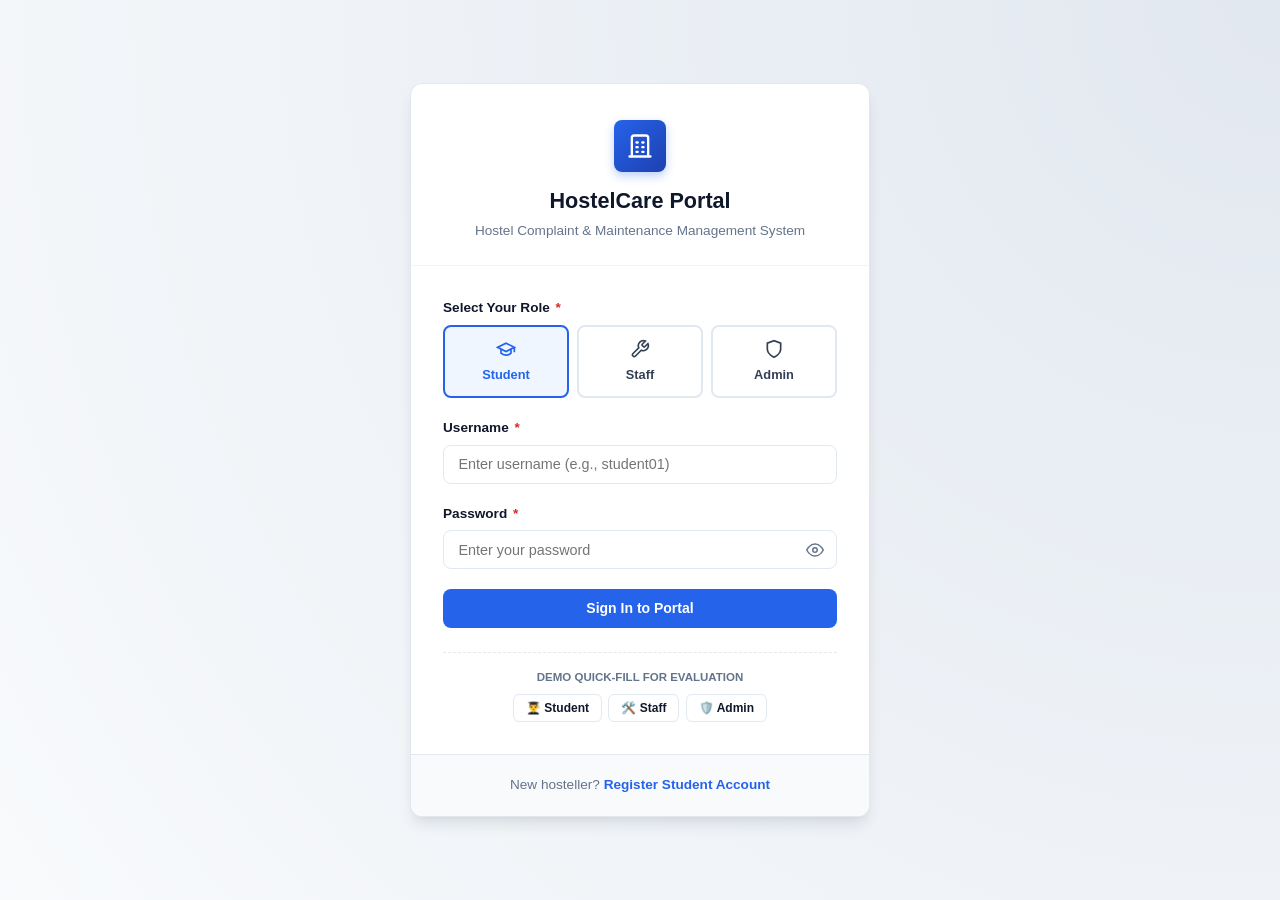
<file: frontend/index.html>
<!DOCTYPE html>
<html lang="en">
<head>
  <meta charset="UTF-8">
  <meta name="viewport" content="width=device-width, initial-scale=1.0">
  <title>Login - Hostel Complaint & Maintenance Management System</title>
  <link rel="stylesheet" href="css/style.css">
  <link rel="stylesheet" href="css/forms.css">
  <link rel="stylesheet" href="css/responsive.css">
</head>
<body>
  <div class="auth-wrapper">
    <div class="auth-card">
      <div class="auth-header">
        <div class="auth-logo">
          <!-- Building / Hostel SVG Icon -->
          <svg width="28" height="28" viewBox="0 0 24 24" fill="none" stroke="currentColor" stroke-width="2" stroke-linecap="round" stroke-linejoin="round">
            <path d="M3 21h18M5 21V5a2 2 0 0 1 2-2h10a2 2 0 0 1 2 2v16M9 9h1M9 13h1M9 17h1M14 9h1M14 13h1M14 17h1"/>
          </svg>
        </div>
        <h1 class="auth-title">HostelCare Portal</h1>
        <p class="auth-subtitle">Hostel Complaint & Maintenance Management System</p>
      </div>

      <div class="auth-body">
        <!-- Error / Info Alert Box -->
        <div id="login-alert" class="alert-box alert-danger" style="display: none;"></div>

        <form id="login-form" novalidate>
          <!-- Role Selection Grid -->
          <div class="form-group">
            <label class="form-label">Select Your Role <span class="required">*</span></label>
            <div class="role-selector-grid">
              <label class="role-radio-label selected" id="role-label-student">
                <input type="radio" name="role" value="STUDENT" checked>
                <svg width="20" height="20" viewBox="0 0 24 24" fill="none" stroke="currentColor" stroke-width="2">
                  <path d="M22 10v6M2 10l10-5 10 5-10 5z"/>
                  <path d="M6 12v5c3 3 9 3 12 0v-5"/>
                </svg>
                <span>Student</span>
              </label>

              <label class="role-radio-label" id="role-label-staff">
                <input type="radio" name="role" value="STAFF">
                <svg width="20" height="20" viewBox="0 0 24 24" fill="none" stroke="currentColor" stroke-width="2">
                  <path d="M14.7 6.3a1 1 0 0 0 0 1.4l1.6 1.6a1 1 0 0 0 1.4 0l3.77-3.77a6 6 0 0 1-7.94 7.94l-6.91 6.91a2.12 2.12 0 0 1-3-3l6.91-6.91a6 6 0 0 1 7.94-7.94l-3.76 3.76z"/>
                </svg>
                <span>Staff</span>
              </label>

              <label class="role-radio-label" id="role-label-admin">
                <input type="radio" name="role" value="ADMIN">
                <svg width="20" height="20" viewBox="0 0 24 24" fill="none" stroke="currentColor" stroke-width="2">
                  <path d="M12 22s8-4 8-10V5l-8-3-8 3v7c0 6 8 10 8 10z"/>
                </svg>
                <span>Admin</span>
              </label>
            </div>
          </div>

          <!-- Username Input -->
          <div class="form-group" id="group-username">
            <label class="form-label" for="username">Username <span class="required">*</span></label>
            <input type="text" id="username" class="form-control" placeholder="Enter username (e.g., student01)" autocomplete="username" required>
            <div class="form-error" id="err-username">Please enter your username.</div>
          </div>

          <!-- Password Input with Show/Hide -->
          <div class="form-group" id="group-password">
            <label class="form-label" for="password">Password <span class="required">*</span></label>
            <div class="input-group">
              <input type="password" id="password" class="form-control" placeholder="Enter your password" autocomplete="current-password" required>
              <button type="button" class="input-action-btn" id="btn-toggle-password" title="Show or hide password" aria-label="Toggle password visibility">
                <svg id="eye-icon" width="18" height="18" viewBox="0 0 24 24" fill="none" stroke="currentColor" stroke-width="2">
                  <path d="M1 12s4-8 11-8 11 8 11 8-4 8-11 8-11-8-11-8z"/>
                  <circle cx="12" cy="12" r="3"/>
                </svg>
              </button>
            </div>
            <div class="form-error" id="err-password">Please enter your password.</div>
          </div>

          <!-- Submit Button -->
          <div class="form-group mt-4">
            <button type="submit" id="btn-login" class="btn btn-primary" style="width: 100%;">
              Sign In to Portal
            </button>
          </div>
        </form>

        <!-- Quick Demo Credentials for Viva -->
        <div style="margin-top: 1.5rem; padding-top: 1rem; border-top: 1px dashed var(--gray-light);">
          <div style="font-size: 0.72rem; text-transform: uppercase; font-weight: 700; color: var(--gray); margin-bottom: 0.5rem; text-align: center;">
            Demo Quick-Fill for Evaluation
          </div>
          <div style="display: flex; gap: 0.4rem; justify-content: center; flex-wrap: wrap;">
            <button type="button" class="btn btn-secondary btn-sm" onclick="fillDemo('student01', 'Student@123', 'STUDENT')">
              👨‍🎓 Student
            </button>
            <button type="button" class="btn btn-secondary btn-sm" onclick="fillDemo('staff01', 'Staff@123', 'STAFF')">
              🛠️ Staff
            </button>
            <button type="button" class="btn btn-secondary btn-sm" onclick="fillDemo('admin', 'Admin@123', 'ADMIN')">
              🛡️ Admin
            </button>
          </div>
        </div>
      </div>

      <div class="auth-footer">
        New hosteller? <a href="register.html" class="fw-semibold">Register Student Account</a>
      </div>
    </div>
  </div>

  <!-- Shared Scripts -->
  <script src="js/api.js"></script>
  <script src="js/data.js"></script>
  <script src="js/auth.js"></script>
  <script src="js/ui.js"></script>

  <script>
    // Role selection styling
    document.querySelectorAll('input[name="role"]').forEach(radio => {
      radio.addEventListener('change', () => {
        document.querySelectorAll('.role-radio-label').forEach(lbl => lbl.classList.remove('selected'));
        radio.closest('.role-radio-label').classList.add('selected');
      });
    });

    // Toggle password visibility
    const toggleBtn = document.getElementById('btn-toggle-password');
    const passwordInput = document.getElementById('password');
    toggleBtn.addEventListener('click', () => {
      const type = passwordInput.getAttribute('type') === 'password' ? 'text' : 'password';
      passwordInput.setAttribute('type', type);
      toggleBtn.innerHTML = type === 'text' 
        ? `<svg width="18" height="18" viewBox="0 0 24 24" fill="none" stroke="currentColor" stroke-width="2"><path d="M17.94 17.94A10.07 10.07 0 0 1 12 20c-7 0-11-8-11-8a18.45 18.45 0 0 1 5.06-5.94M9.9 4.24A9.12 9.12 0 0 1 12 4c7 0 11 8 11 8a18.5 18.5 0 0 1-2.16 3.19m-6.72-1.07a3 3 0 1 1-4.24-4.24"/><line x1="1" y1="1" x2="23" y2="23"/></svg>`
        : `<svg width="18" height="18" viewBox="0 0 24 24" fill="none" stroke="currentColor" stroke-width="2"><path d="M1 12s4-8 11-8 11 8 11 8-4 8-11 8-11-8-11-8z"/><circle cx="12" cy="12" r="3"/></svg>`;
    });

    // Demo Fill Helper
    function fillDemo(username, password, role) {
      document.getElementById('username').value = username;
      document.getElementById('password').value = password;
      const radio = document.querySelector(`input[name="role"][value="${role}"]`);
      if (radio) {
        radio.checked = true;
        document.querySelectorAll('.role-radio-label').forEach(lbl => lbl.classList.remove('selected'));
        radio.closest('.role-radio-label').classList.add('selected');
      }
      clearErrors();
    }

    function clearErrors() {
      document.getElementById('login-alert').style.display = 'none';
      document.getElementById('group-username').classList.remove('has-error');
      document.getElementById('group-password').classList.remove('has-error');
    }

    // Check query params for alerts
    const urlParams = new URLSearchParams(window.location.search);
    if (urlParams.get('logged_out')) {
      UI.showToast('You have been logged out successfully.', 'info');
    }
    if (urlParams.get('registered')) {
      const alert = document.getElementById('login-alert');
      alert.className = 'alert-box alert-success';
      alert.textContent = 'Account created successfully! Please sign in with your credentials.';
      alert.style.display = 'block';
    }
    if (urlParams.get('error') === 'unauthorized') {
      const alert = document.getElementById('login-alert');
      alert.className = 'alert-box alert-danger';
      alert.textContent = 'Please log in to access the hostel portal.';
      alert.style.display = 'block';
    }

    // Login Form Submit
    document.getElementById('login-form').addEventListener('submit', async (e) => {
      e.preventDefault();
      clearErrors();

      const username = document.getElementById('username').value.trim();
      const password = document.getElementById('password').value;
      const role = document.querySelector('input[name="role"]:checked')?.value;

      let hasError = false;
      if (!username) {
        document.getElementById('group-username').classList.add('has-error');
        hasError = true;
      }
      if (!password) {
        document.getElementById('group-password').classList.add('has-error');
        hasError = true;
      }

      if (hasError) return;

      const loginBtn = document.getElementById('btn-login');
      loginBtn.classList.add('is-loading');

      setTimeout(async () => {
        const result =
                await Auth.login(
                        username,
                        password,
                        role
                );
        loginBtn.classList.remove('is-loading');

        if (result.success) {
          UI.showToast(`Welcome back, ${result.user.name}!`, 'success');
          setTimeout(() => {
            if (role === 'STUDENT') {
              window.location.href = 'student/dashboard.html';
            } else if (role === 'STAFF') {
              window.location.href = 'staff/dashboard.html';
            } else if (role === 'ADMIN') {
              window.location.href = 'admin/dashboard.html';
            }
          }, 600);
        } else {
          const alert = document.getElementById('login-alert');
          alert.className = 'alert-box alert-danger';
          alert.textContent = result.message;
          alert.style.display = 'block';
        }
      }, 400);
    });
  </script>
</body>
</html>
</file>
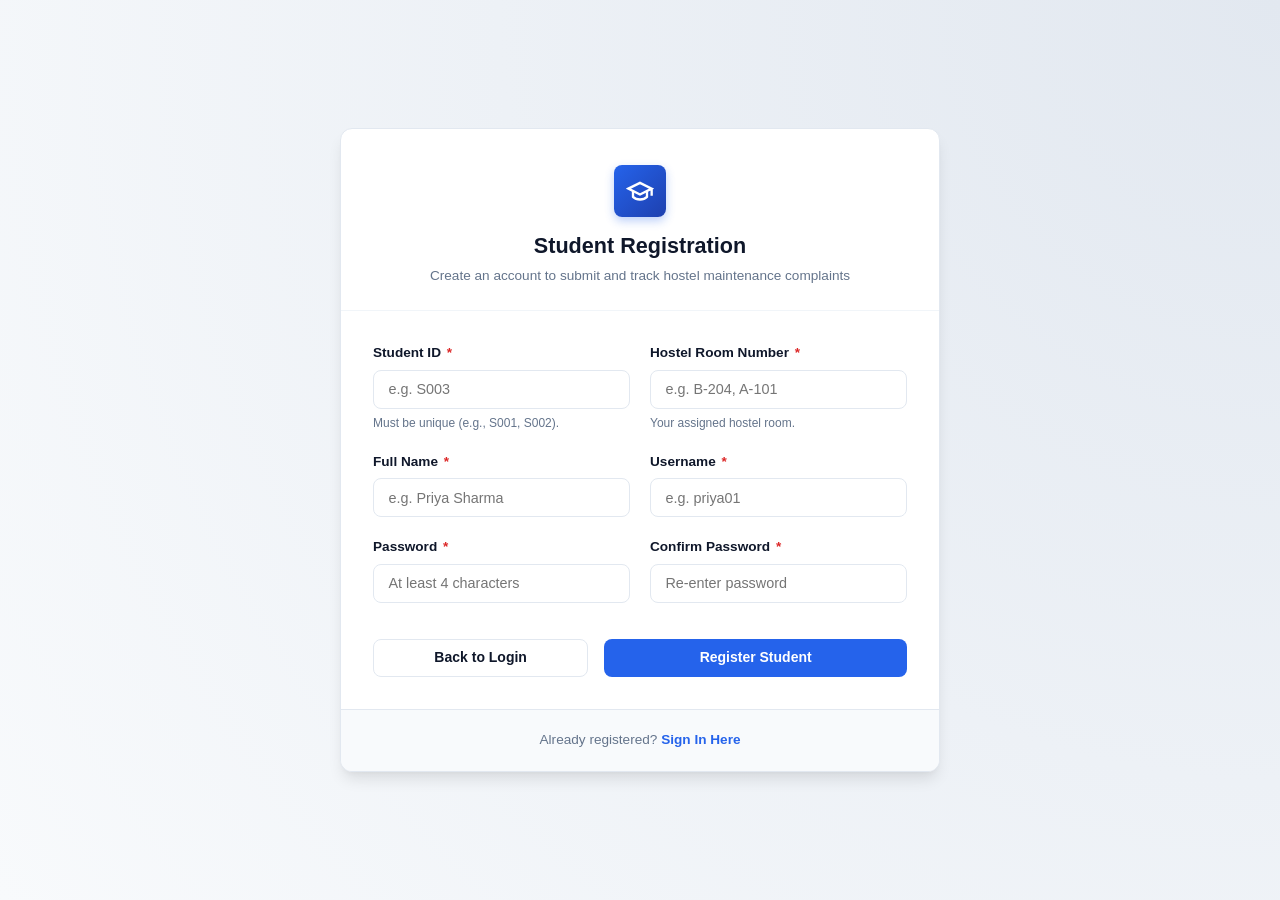
<file: frontend/register.html>
<!DOCTYPE html>
<html lang="en">
<head>
  <meta charset="UTF-8">
  <meta name="viewport" content="width=device-width, initial-scale=1.0">
  <title>Student Registration - Hostel Complaint & Maintenance Management System</title>
  <link rel="stylesheet" href="css/style.css">
  <link rel="stylesheet" href="css/forms.css">
  <link rel="stylesheet" href="css/responsive.css">
</head>
<body>
  <div class="auth-wrapper">
    <div class="auth-card auth-card-wide">
      <div class="auth-header">
        <div class="auth-logo">
          <svg width="28" height="28" viewBox="0 0 24 24" fill="none" stroke="currentColor" stroke-width="2">
            <path d="M22 10v6M2 10l10-5 10 5-10 5z"/>
            <path d="M6 12v5c3 3 9 3 12 0v-5"/>
          </svg>
        </div>
        <h1 class="auth-title">Student Registration</h1>
        <p class="auth-subtitle">Create an account to submit and track hostel maintenance complaints</p>
      </div>

      <div class="auth-body">
        <div id="register-alert" class="alert-box alert-danger" style="display: none;"></div>

        <form id="register-form" novalidate>
          <div class="form-row">
            <!-- Student ID -->
            <div class="form-group" id="group-student-id">
              <label class="form-label" for="student-id">Student ID <span class="required">*</span></label>
              <input type="text" id="student-id" class="form-control" placeholder="e.g. S003" required>
              <div class="form-hint" id="hint-student-id">Must be unique (e.g., S001, S002).</div>
              <div class="form-error" id="err-student-id">Student ID cannot be empty.</div>
            </div>

            <!-- Room Number -->
            <div class="form-group" id="group-room">
              <label class="form-label" for="room-number">Hostel Room Number <span class="required">*</span></label>
              <input type="text" id="room-number" class="form-control" placeholder="e.g. B-204, A-101" required>
              <div class="form-hint">Your assigned hostel room.</div>
              <div class="form-error" id="err-room">Room number cannot be empty.</div>
            </div>
          </div>

          <div class="form-row">
            <!-- Full Name -->
            <div class="form-group" id="group-fullname">
              <label class="form-label" for="fullname">Full Name <span class="required">*</span></label>
              <input type="text" id="fullname" class="form-control" placeholder="e.g. Priya Sharma" required>
              <div class="form-error" id="err-fullname">Full Name cannot be empty.</div>
            </div>

            <!-- Username -->
            <div class="form-group" id="group-username">
              <label class="form-label" for="username">Username <span class="required">*</span></label>
              <input type="text" id="username" class="form-control" placeholder="e.g. priya01" autocomplete="username" required>
              <div class="form-error" id="err-username">Username cannot be empty.</div>
            </div>
          </div>

          <div class="form-row">
            <!-- Password -->
            <div class="form-group" id="group-password">
              <label class="form-label" for="password">Password <span class="required">*</span></label>
              <input type="password" id="password" class="form-control" placeholder="At least 4 characters" autocomplete="new-password" required>
              <div class="form-error" id="err-password">Password must be at least 4 characters.</div>
            </div>

            <!-- Confirm Password -->
            <div class="form-group" id="group-confirm-password">
              <label class="form-label" for="confirm-password">Confirm Password <span class="required">*</span></label>
              <input type="password" id="confirm-password" class="form-control" placeholder="Re-enter password" autocomplete="new-password" required>
              <div class="form-error" id="err-confirm-password">Passwords do not match.</div>
            </div>
          </div>

          <div class="d-flex justify-between align-center mt-4" style="gap: 1rem;">
            <a href="index.html" class="btn btn-secondary" style="flex: 1;">
              Back to Login
            </a>
            <button type="submit" id="btn-register" class="btn btn-primary" style="flex: 1.5;">
              Register Student
            </button>
          </div>
        </form>
      </div>

      <div class="auth-footer">
        Already registered? <a href="index.html" class="fw-semibold">Sign In Here</a>
      </div>
    </div>
  </div>

  <script src="js/api.js"></script>
  <script src="js/data.js"></script>
  <script src="js/auth.js"></script>
  <script src="js/ui.js"></script>

  <script>
    const form = document.getElementById('register-form');
    const alertBox = document.getElementById('register-alert');

    function clearErrors() {
      alertBox.style.display = 'none';
      ['student-id', 'room', 'fullname', 'username', 'password', 'confirm-password'].forEach(id => {
        document.getElementById(`group-${id}`)?.classList.remove('has-error');
      });
    }

    form.addEventListener('submit', async (e) => {
      e.preventDefault();
      clearErrors();

      const studentId = document.getElementById('student-id').value.trim();
      const roomNumber = document.getElementById('room-number').value.trim();
      const name = document.getElementById('fullname').value.trim();
      const username = document.getElementById('username').value.trim();
      const password = document.getElementById('password').value;
      const confirmPassword = document.getElementById('confirm-password').value;

      let hasError = false;

      if (!studentId) {
        document.getElementById('group-student-id').classList.add('has-error');
        hasError = true;
      }
      if (!roomNumber) {
        document.getElementById('group-room').classList.add('has-error');
        hasError = true;
      }
      if (!name) {
        document.getElementById('group-fullname').classList.add('has-error');
        hasError = true;
      }
      if (!username) {
        document.getElementById('group-username').classList.add('has-error');
        hasError = true;
      }
      if (!password || password.length < 4) {
        document.getElementById('group-password').classList.add('has-error');
        hasError = true;
      }
      if (password !== confirmPassword) {
        document.getElementById('group-confirm-password').classList.add('has-error');
        hasError = true;
      }

      if (hasError) return;

      const regBtn = document.getElementById('btn-register');
      regBtn.classList.add('is-loading');

      try {
        const res = await Auth.registerStudent({
          studentId,
          roomNumber,
          name,
          username,
          password,
          confirmPassword
        });

        regBtn.classList.remove('is-loading');

        if (res.success) {
          UI.showToast('Registration successful! Redirecting to login...', 'success');
          setTimeout(() => {
            window.location.href = 'index.html?registered=1';
          }, 800);
        } else {
          alertBox.textContent = res.message;
          alertBox.style.display = 'block';
        }
      } catch (err) {
        regBtn.classList.remove('is-loading');
        alertBox.textContent = 'An unexpected error occurred. Please try again.';
        alertBox.style.display = 'block';
      }
    });
  </script>
</body>
</html>
</file>
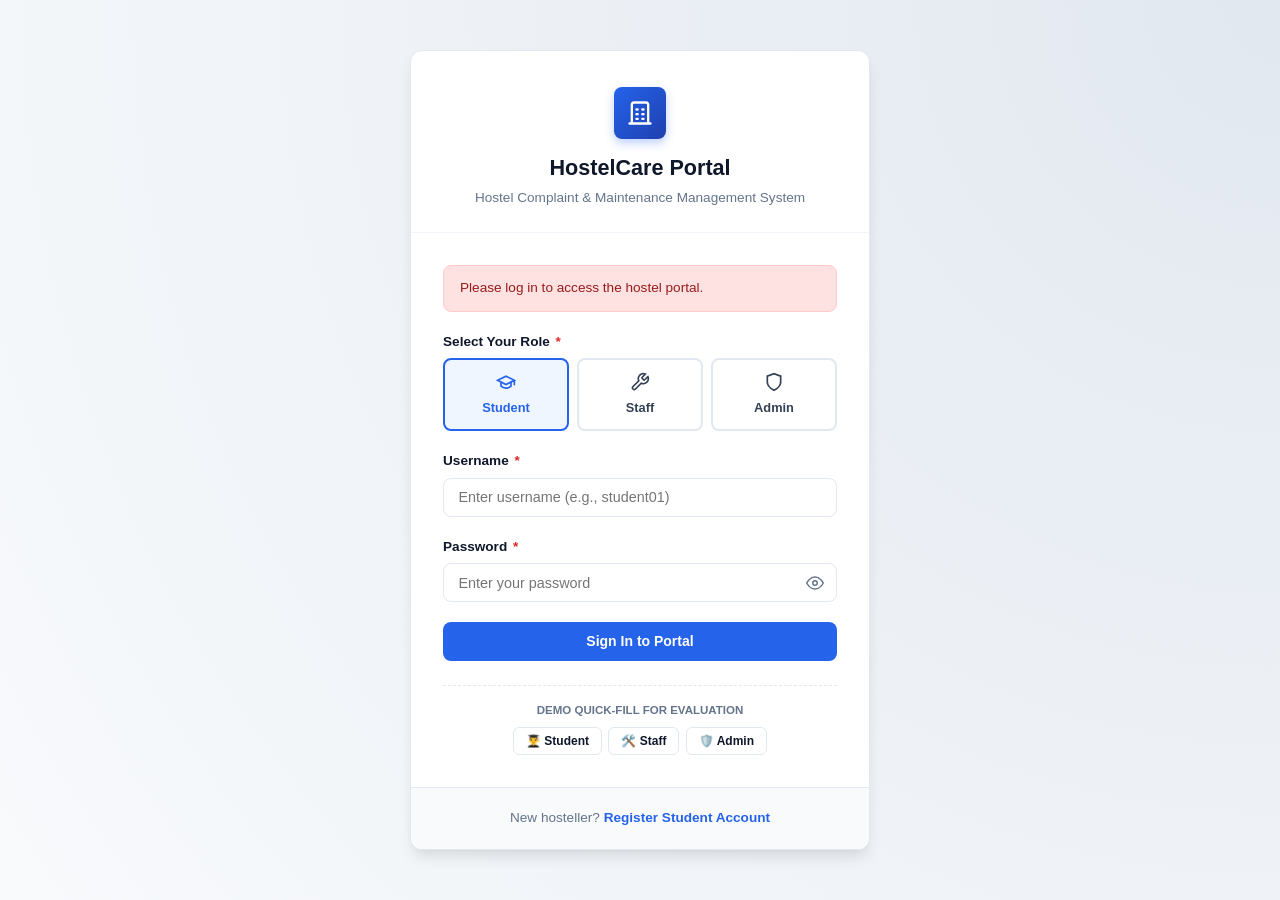
<file: frontend/admin/assign.html>
<!DOCTYPE html>
<html lang="en">
<head>
  <meta charset="UTF-8">
  <meta name="viewport" content="width=device-width, initial-scale=1.0">
  <title>Assign Complaints - Admin Portal</title>
  <link rel="stylesheet" href="../css/style.css">
  <link rel="stylesheet" href="../css/dashboard.css">
  <link rel="stylesheet" href="../css/forms.css">
  <link rel="stylesheet" href="../css/responsive.css">
</head>
<body>
  <div class="app-layout">
    <!-- Sidebar -->
    <aside class="sidebar">
      <div class="sidebar-header">
        <div class="sidebar-logo-icon" style="background: linear-gradient(135deg, #dc2626 0%, #991b1b 100%);">
          <svg width="22" height="22" viewBox="0 0 24 24" fill="none" stroke="currentColor" stroke-width="2">
            <path d="M12 22s8-4 8-10V5l-8-3-8 3v7c0 6 8 10 8 10z"/>
          </svg>
        </div>
        <div class="sidebar-brand-text">
          <h2>HostelCare</h2>
          <span>Admin Portal</span>
        </div>
      </div>

      <nav class="sidebar-nav">
        <div class="nav-section-title">Operations</div>
        <a href="dashboard.html" class="nav-link">
          <svg viewBox="0 0 24 24" fill="none" stroke="currentColor" stroke-width="2">
            <rect x="3" y="3" width="7" height="7"/>
            <rect x="14" y="3" width="7" height="7"/>
            <rect x="14" y="14" width="7" height="7"/>
            <rect x="3" y="14" width="7" height="7"/>
          </svg>
          <span>Dashboard</span>
        </a>

        <a href="complaints.html" class="nav-link">
          <svg viewBox="0 0 24 24" fill="none" stroke="currentColor" stroke-width="2">
            <path d="M14 2H6a2 2 0 0 0-2 2v16a2 2 0 0 0 2 2h12a2 2 0 0 0 2-2V8z"/>
            <polyline points="14 2 14 8 20 8"/>
            <line x1="16" y1="13" x2="8" y2="13"/>
            <line x1="16" y1="17" x2="8" y2="17"/>
            <polyline points="10 9 9 9 8 9"/>
          </svg>
          <span>All Complaints</span>
        </a>

        <a href="assign.html" class="nav-link active">
          <svg viewBox="0 0 24 24" fill="none" stroke="currentColor" stroke-width="2">
            <path d="M16 21v-2a4 4 0 0 0-4-4H5a4 4 0 0 0-4 4v2"/>
            <circle cx="8.5" cy="7" r="4"/>
            <line x1="20" y1="8" x2="20" y2="14"/>
            <line x1="23" y1="11" x2="17" y2="11"/>
          </svg>
          <span>Assign Complaints</span>
        </a>

        <div class="nav-section-title">Directory & Reports</div>
        <a href="students.html" class="nav-link">
          <svg viewBox="0 0 24 24" fill="none" stroke="currentColor" stroke-width="2">
            <path d="M17 21v-2a4 4 0 0 0-4-4H5a4 4 0 0 0-4 4v2"/>
            <circle cx="9" cy="7" r="4"/>
            <path d="M23 21v-2a4 4 0 0 0-3-3.87"/>
            <path d="M16 3.13a4 4 0 0 1 0 7.75"/>
          </svg>
          <span>Students</span>
        </a>

        <a href="staff.html" class="nav-link">
          <svg viewBox="0 0 24 24" fill="none" stroke="currentColor" stroke-width="2">
            <path d="M14.7 6.3a1 1 0 0 0 0 1.4l1.6 1.6a1 1 0 0 0 1.4 0l3.77-3.77a6 6 0 0 1-7.94 7.94l-6.91 6.91a2.12 2.12 0 0 1-3-3l6.91-6.91a6 6 0 0 1 7.94-7.94l-3.76 3.76z"/>
          </svg>
          <span>Staff</span>
        </a>

        <a href="reports.html" class="nav-link">
          <svg viewBox="0 0 24 24" fill="none" stroke="currentColor" stroke-width="2">
            <line x1="18" y1="20" x2="18" y2="10"/>
            <line x1="12" y1="20" x2="12" y2="4"/>
            <line x1="6" y1="20" x2="6" y2="14"/>
          </svg>
          <span>Reports & Analytics</span>
        </a>
      </nav>

      <div class="sidebar-footer">
        <div class="user-mini-card">
          <div class="user-avatar-circle js-user-avatar" style="border-color: #ef4444;">AD</div>
          <div class="user-meta-info">
            <div class="user-meta-name js-user-name">Chief Warden</div>
            <div class="user-meta-role">Administrator</div>
          </div>
        </div>
        <div style="display: flex; gap: 0.5rem;">
          <button class="btn-sidebar-logout" data-action="reset-data" title="Reset sample test data" style="flex: 1;">
            <span>Reset</span>
          </button>
          <button class="btn-sidebar-logout" data-action="logout" style="flex: 1;">
            <span>Logout</span>
          </button>
        </div>
      </div>
    </aside>

    <!-- Main Content -->
    <div class="main-wrapper">
      <header class="topbar">
        <div class="topbar-left">
          <button class="hamburger-btn" aria-label="Open Navigation">
            <svg width="22" height="22" viewBox="0 0 24 24" fill="none" stroke="currentColor" stroke-width="2">
              <line x1="3" y1="12" x2="21" y2="12"/>
              <line x1="3" y1="6" x2="21" y2="6"/>
              <line x1="3" y1="18" x2="21" y2="18"/>
            </svg>
          </button>
          <div class="page-heading-title">Staff Assignment Work Desk</div>
        </div>
        <div class="topbar-right">
          <span class="badge badge-status-pending" style="font-size: 0.85rem; padding: 0.4rem 0.85rem;">
            <strong id="unassigned-count">0</strong> Unassigned Tasks
          </span>
        </div>
      </header>

      <main class="content-body">
        <div class="card">
          <div class="card-header">
            <div>
              <h3 class="card-title">Pending Complaints Awaiting Staff Assignment</h3>
              <p class="text-muted" style="font-size: 0.8rem; margin-top: 0.25rem;">
                Select specialized technician from the dropdown to assign responsibility and notify staff.
              </p>
            </div>
          </div>

          <div class="table-responsive">
            <table class="data-table">
              <thead>
                <tr>
                  <th>Complaint ID</th>
                  <th>Student ID</th>
                  <th>Room</th>
                  <th>Category</th>
                  <th>Priority</th>
                  <th>Issue Description</th>
                  <th>Assign Technician & Action</th>
                </tr>
              </thead>
              <tbody id="assign-page-tbody">
                <!-- Dynamically filled by admin.js -->
              </tbody>
            </table>
          </div>
        </div>
      </main>
    </div>
  </div>

  <script src="../js/api.js"></script>
  <script src="../js/data.js"></script>
  <script src="../js/auth.js"></script>
  <script src="../js/complaints.js"></script>
  <script src="../js/ui.js"></script>
  <script src="../js/app.js"></script>
  <script src="../js/admin.js"></script>
  <script>
    document.addEventListener('DOMContentLoaded', () => {
      AdminApp.initAssignPage();
    });
  </script>
</body>
</html>
</file>
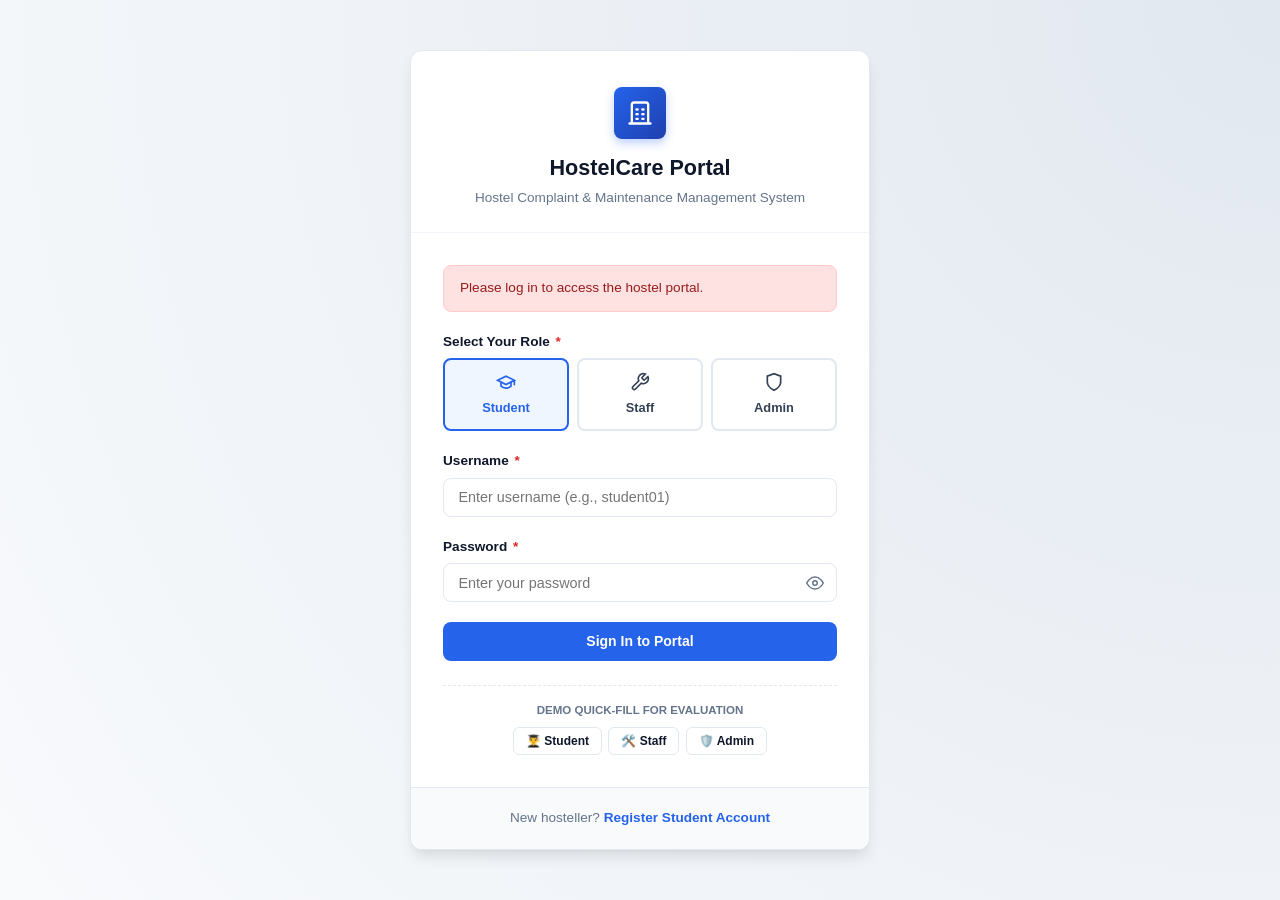
<file: frontend/admin/complaints.html>
<!DOCTYPE html>
<html lang="en">
<head>
  <meta charset="UTF-8">
  <meta name="viewport" content="width=device-width, initial-scale=1.0">
  <title>All Complaints - Admin Portal</title>
  <link rel="stylesheet" href="../css/style.css">
  <link rel="stylesheet" href="../css/dashboard.css">
  <link rel="stylesheet" href="../css/forms.css">
  <link rel="stylesheet" href="../css/responsive.css">
</head>
<body>
  <div class="app-layout">
    <!-- Sidebar -->
    <aside class="sidebar">
      <div class="sidebar-header">
        <div class="sidebar-logo-icon" style="background: linear-gradient(135deg, #dc2626 0%, #991b1b 100%);">
          <svg width="22" height="22" viewBox="0 0 24 24" fill="none" stroke="currentColor" stroke-width="2">
            <path d="M12 22s8-4 8-10V5l-8-3-8 3v7c0 6 8 10 8 10z"/>
          </svg>
        </div>
        <div class="sidebar-brand-text">
          <h2>HostelCare</h2>
          <span>Admin Portal</span>
        </div>
      </div>

      <nav class="sidebar-nav">
        <div class="nav-section-title">Operations</div>
        <a href="dashboard.html" class="nav-link">
          <svg viewBox="0 0 24 24" fill="none" stroke="currentColor" stroke-width="2">
            <rect x="3" y="3" width="7" height="7"/>
            <rect x="14" y="3" width="7" height="7"/>
            <rect x="14" y="14" width="7" height="7"/>
            <rect x="3" y="14" width="7" height="7"/>
          </svg>
          <span>Dashboard</span>
        </a>

        <a href="complaints.html" class="nav-link active">
          <svg viewBox="0 0 24 24" fill="none" stroke="currentColor" stroke-width="2">
            <path d="M14 2H6a2 2 0 0 0-2 2v16a2 2 0 0 0 2 2h12a2 2 0 0 0 2-2V8z"/>
            <polyline points="14 2 14 8 20 8"/>
            <line x1="16" y1="13" x2="8" y2="13"/>
            <line x1="16" y1="17" x2="8" y2="17"/>
            <polyline points="10 9 9 9 8 9"/>
          </svg>
          <span>All Complaints</span>
        </a>

        <a href="assign.html" class="nav-link">
          <svg viewBox="0 0 24 24" fill="none" stroke="currentColor" stroke-width="2">
            <path d="M16 21v-2a4 4 0 0 0-4-4H5a4 4 0 0 0-4 4v2"/>
            <circle cx="8.5" cy="7" r="4"/>
            <line x1="20" y1="8" x2="20" y2="14"/>
            <line x1="23" y1="11" x2="17" y2="11"/>
          </svg>
          <span>Assign Complaints</span>
        </a>

        <div class="nav-section-title">Directory & Reports</div>
        <a href="students.html" class="nav-link">
          <svg viewBox="0 0 24 24" fill="none" stroke="currentColor" stroke-width="2">
            <path d="M17 21v-2a4 4 0 0 0-4-4H5a4 4 0 0 0-4 4v2"/>
            <circle cx="9" cy="7" r="4"/>
            <path d="M23 21v-2a4 4 0 0 0-3-3.87"/>
            <path d="M16 3.13a4 4 0 0 1 0 7.75"/>
          </svg>
          <span>Students</span>
        </a>

        <a href="staff.html" class="nav-link">
          <svg viewBox="0 0 24 24" fill="none" stroke="currentColor" stroke-width="2">
            <path d="M14.7 6.3a1 1 0 0 0 0 1.4l1.6 1.6a1 1 0 0 0 1.4 0l3.77-3.77a6 6 0 0 1-7.94 7.94l-6.91 6.91a2.12 2.12 0 0 1-3-3l6.91-6.91a6 6 0 0 1 7.94-7.94l-3.76 3.76z"/>
          </svg>
          <span>Staff</span>
        </a>

        <a href="reports.html" class="nav-link">
          <svg viewBox="0 0 24 24" fill="none" stroke="currentColor" stroke-width="2">
            <line x1="18" y1="20" x2="18" y2="10"/>
            <line x1="12" y1="20" x2="12" y2="4"/>
            <line x1="6" y1="20" x2="6" y2="14"/>
          </svg>
          <span>Reports & Analytics</span>
        </a>
      </nav>

      <div class="sidebar-footer">
        <div class="user-mini-card">
          <div class="user-avatar-circle js-user-avatar" style="border-color: #ef4444;">AD</div>
          <div class="user-meta-info">
            <div class="user-meta-name js-user-name">Chief Warden</div>
            <div class="user-meta-role">Administrator</div>
          </div>
        </div>
        <div style="display: flex; gap: 0.5rem;">
          <button class="btn-sidebar-logout" data-action="reset-data" title="Reset sample test data" style="flex: 1;">
            <span>Reset</span>
          </button>
          <button class="btn-sidebar-logout" data-action="logout" style="flex: 1;">
            <span>Logout</span>
          </button>
        </div>
      </div>
    </aside>

    <!-- Main Content -->
    <div class="main-wrapper">
      <header class="topbar">
        <div class="topbar-left">
          <button class="hamburger-btn" aria-label="Open Navigation">
            <svg width="22" height="22" viewBox="0 0 24 24" fill="none" stroke="currentColor" stroke-width="2">
              <line x1="3" y1="12" x2="21" y2="12"/>
              <line x1="3" y1="6" x2="21" y2="6"/>
              <line x1="3" y1="18" x2="21" y2="18"/>
            </svg>
          </button>
          <div class="page-heading-title">All Hostel Complaints Management</div>
        </div>

        <div class="topbar-right">
          <a href="assign.html" class="btn btn-primary btn-sm">
            Quick Assign Desk &rarr;
          </a>
        </div>
      </header>

      <main class="content-body">
        <!-- Filter Toolbar -->
        <div class="filter-toolbar">
          <div class="filter-group">
            <div class="search-input-wrapper">
              <svg class="search-icon" width="16" height="16" viewBox="0 0 24 24" fill="none" stroke="currentColor" stroke-width="2">
                <circle cx="11" cy="11" r="8"/>
                <line x1="21" y1="21" x2="16.65" y2="16.65"/>
              </svg>
              <input type="text" id="filter-search" class="form-control" placeholder="Search by ID, Room, Issue...">
            </div>

            <select id="filter-status" class="form-control" style="width: auto;">
              <option value="ALL">All Statuses</option>
              <option value="PENDING">Pending</option>
              <option value="ASSIGNED">Assigned</option>
              <option value="IN_PROGRESS">In Progress</option>
              <option value="RESOLVED">Resolved</option>
            </select>

            <select id="filter-priority" class="form-control" style="width: auto;">
              <option value="ALL">All Priorities</option>
              <option value="LOW">Low</option>
              <option value="MEDIUM">Medium</option>
              <option value="HIGH">High</option>
            </select>

            <select id="filter-category" class="form-control" style="width: auto;">
              <option value="ALL">All Categories</option>
              <option value="Electrical">Electrical</option>
              <option value="Plumbing">Plumbing</option>
              <option value="Cleaning">Cleaning</option>
              <option value="Furniture">Furniture</option>
              <option value="Internet">Internet</option>
              <option value="Water">Water</option>
              <option value="Other">Other</option>
            </select>

            <select id="filter-staff" class="form-control" style="width: auto;">
              <!-- Populated dynamically with staff list -->
            </select>
          </div>

          <div class="d-flex align-center gap-2">
            <span id="complaints-count" class="text-muted" style="font-size: 0.82rem;"></span>
            <button id="btn-reset-filters" class="btn btn-secondary btn-sm">
              Reset Filters
            </button>
          </div>
        </div>

        <!-- Master Complaints Table -->
        <div class="card">
          <div class="table-responsive">
            <table class="data-table">
              <thead>
                <tr>
                  <th>Complaint ID</th>
                  <th>Student ID</th>
                  <th>Room</th>
                  <th>Category</th>
                  <th>Priority</th>
                  <th>Status</th>
                  <th>Assigned Staff</th>
                  <th>Action</th>
                </tr>
              </thead>
              <tbody id="admin-complaints-tbody">
                <!-- Loaded dynamically by admin.js -->
              </tbody>
            </table>
          </div>
        </div>
      </main>
    </div>
  </div>

  <!-- Admin View Complaint Modal -->
  <div class="modal-overlay" id="admin-view-modal">
    <div class="modal-container">
      <div class="modal-header">
        <h3 class="modal-title">Complaint Inspection</h3>
        <button class="modal-close-btn" data-close-modal aria-label="Close modal">&times;</button>
      </div>
      <div class="modal-body" id="admin-view-modal-body"></div>
    </div>
  </div>

  <!-- Admin Assign Staff Modal -->
  <div class="modal-overlay" id="admin-assign-modal">
    <div class="modal-container">
      <div class="modal-header">
        <h3 class="modal-title">Assign Maintenance Technician</h3>
        <button class="modal-close-btn" data-close-modal aria-label="Close modal">&times;</button>
      </div>
      <div class="modal-body" id="admin-assign-modal-body"></div>
    </div>
  </div>

  <script src="../js/api.js"></script>
  <script src="../js/data.js"></script>
  <script src="../js/auth.js"></script>
  <script src="../js/complaints.js"></script>
  <script src="../js/ui.js"></script>
  <script src="../js/app.js"></script>
  <script src="../js/admin.js"></script>
  <script>
    document.addEventListener('DOMContentLoaded', () => {
      AdminApp.initComplaintsPage();
    });
  </script>
</body>
</html>
</file>
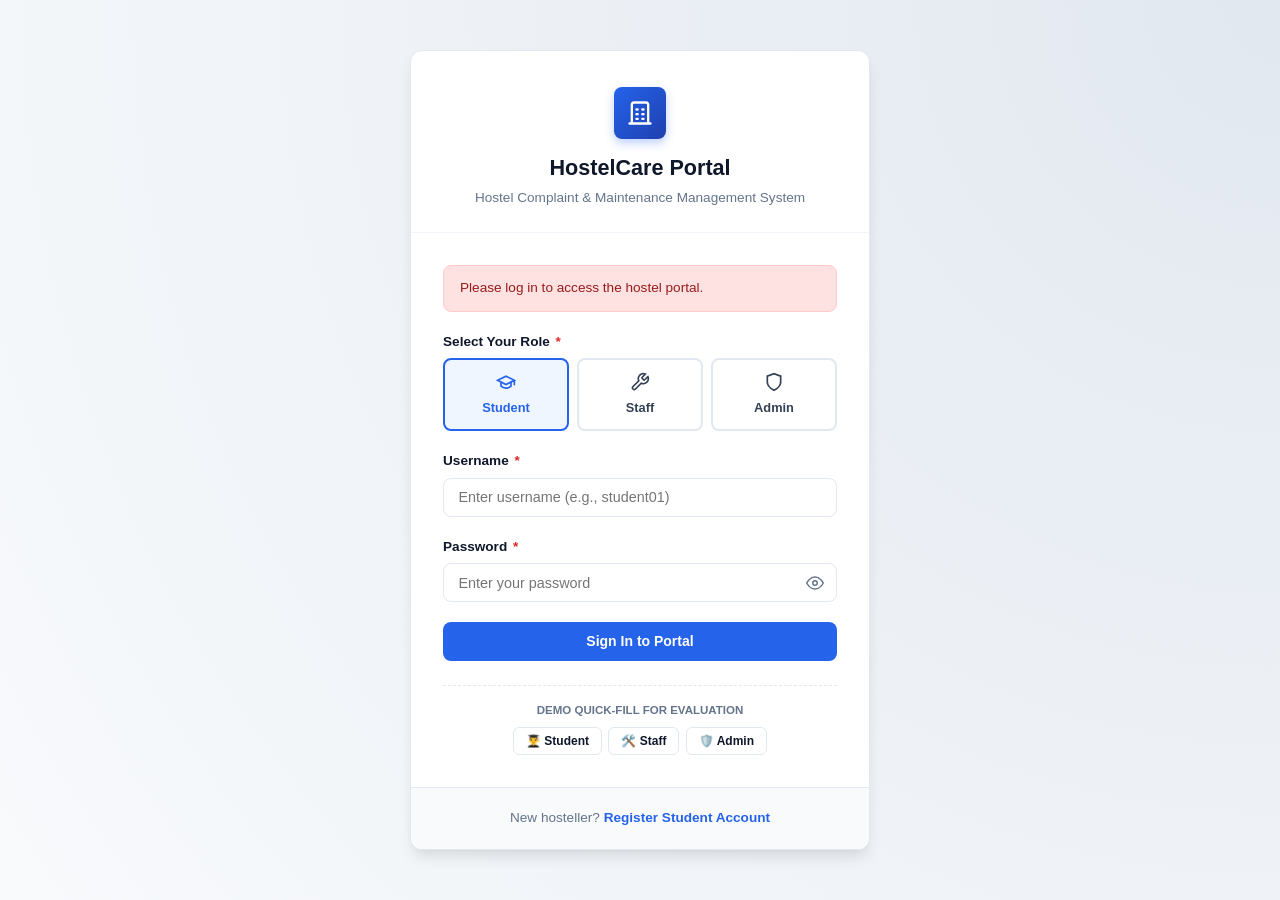
<file: frontend/admin/dashboard.html>
<!DOCTYPE html>
<html lang="en">
<head>
  <meta charset="UTF-8">
  <meta name="viewport" content="width=device-width, initial-scale=1.0">
  <title>Admin Dashboard - Hostel Complaint Management System</title>
  <link rel="stylesheet" href="../css/style.css">
  <link rel="stylesheet" href="../css/dashboard.css">
  <link rel="stylesheet" href="../css/forms.css">
  <link rel="stylesheet" href="../css/responsive.css">
</head>
<body>
  <div class="app-layout">
    <!-- Sidebar -->
    <aside class="sidebar">
      <div class="sidebar-header">
        <div class="sidebar-logo-icon" style="background: linear-gradient(135deg, #dc2626 0%, #991b1b 100%);">
          <svg width="22" height="22" viewBox="0 0 24 24" fill="none" stroke="currentColor" stroke-width="2">
            <path d="M12 22s8-4 8-10V5l-8-3-8 3v7c0 6 8 10 8 10z"/>
          </svg>
        </div>
        <div class="sidebar-brand-text">
          <h2>HostelCare</h2>
          <span>Admin Portal</span>
        </div>
      </div>

      <nav class="sidebar-nav">
        <div class="nav-section-title">Operations</div>
        <a href="dashboard.html" class="nav-link active">
          <svg viewBox="0 0 24 24" fill="none" stroke="currentColor" stroke-width="2">
            <rect x="3" y="3" width="7" height="7"/>
            <rect x="14" y="3" width="7" height="7"/>
            <rect x="14" y="14" width="7" height="7"/>
            <rect x="3" y="14" width="7" height="7"/>
          </svg>
          <span>Dashboard</span>
        </a>

        <a href="complaints.html" class="nav-link">
          <svg viewBox="0 0 24 24" fill="none" stroke="currentColor" stroke-width="2">
            <path d="M14 2H6a2 2 0 0 0-2 2v16a2 2 0 0 0 2 2h12a2 2 0 0 0 2-2V8z"/>
            <polyline points="14 2 14 8 20 8"/>
            <line x1="16" y1="13" x2="8" y2="13"/>
            <line x1="16" y1="17" x2="8" y2="17"/>
            <polyline points="10 9 9 9 8 9"/>
          </svg>
          <span>All Complaints</span>
        </a>

        <a href="assign.html" class="nav-link">
          <svg viewBox="0 0 24 24" fill="none" stroke="currentColor" stroke-width="2">
            <path d="M16 21v-2a4 4 0 0 0-4-4H5a4 4 0 0 0-4 4v2"/>
            <circle cx="8.5" cy="7" r="4"/>
            <line x1="20" y1="8" x2="20" y2="14"/>
            <line x1="23" y1="11" x2="17" y2="11"/>
          </svg>
          <span>Assign Complaints</span>
        </a>

        <div class="nav-section-title">Directory & Reports</div>
        <a href="students.html" class="nav-link">
          <svg viewBox="0 0 24 24" fill="none" stroke="currentColor" stroke-width="2">
            <path d="M17 21v-2a4 4 0 0 0-4-4H5a4 4 0 0 0-4 4v2"/>
            <circle cx="9" cy="7" r="4"/>
            <path d="M23 21v-2a4 4 0 0 0-3-3.87"/>
            <path d="M16 3.13a4 4 0 0 1 0 7.75"/>
          </svg>
          <span>Students</span>
        </a>

        <a href="staff.html" class="nav-link">
          <svg viewBox="0 0 24 24" fill="none" stroke="currentColor" stroke-width="2">
            <path d="M14.7 6.3a1 1 0 0 0 0 1.4l1.6 1.6a1 1 0 0 0 1.4 0l3.77-3.77a6 6 0 0 1-7.94 7.94l-6.91 6.91a2.12 2.12 0 0 1-3-3l6.91-6.91a6 6 0 0 1 7.94-7.94l-3.76 3.76z"/>
          </svg>
          <span>Staff</span>
        </a>

        <a href="reports.html" class="nav-link">
          <svg viewBox="0 0 24 24" fill="none" stroke="currentColor" stroke-width="2">
            <line x1="18" y1="20" x2="18" y2="10"/>
            <line x1="12" y1="20" x2="12" y2="4"/>
            <line x1="6" y1="20" x2="6" y2="14"/>
          </svg>
          <span>Reports & Analytics</span>
        </a>
      </nav>

      <div class="sidebar-footer">
        <div class="user-mini-card">
          <div class="user-avatar-circle js-user-avatar" style="border-color: #ef4444;">AD</div>
          <div class="user-meta-info">
            <div class="user-meta-name js-user-name">Chief Warden</div>
            <div class="user-meta-role">Administrator</div>
          </div>
        </div>
        <div style="display: flex; gap: 0.5rem;">
          <button class="btn-sidebar-logout" data-action="reset-data" title="Reset sample test data" style="flex: 1;">
            <span>Reset Demo</span>
          </button>
          <button class="btn-sidebar-logout" data-action="logout" style="flex: 1;">
            <span>Logout</span>
          </button>
        </div>
      </div>
    </aside>

    <!-- Main Content -->
    <div class="main-wrapper">
      <header class="topbar">
        <div class="topbar-left">
          <button class="hamburger-btn" aria-label="Open Navigation">
            <svg width="22" height="22" viewBox="0 0 24 24" fill="none" stroke="currentColor" stroke-width="2">
              <line x1="3" y1="12" x2="21" y2="12"/>
              <line x1="3" y1="6" x2="21" y2="6"/>
              <line x1="3" y1="18" x2="21" y2="18"/>
            </svg>
          </button>
          <div class="page-heading-title">Hostel Administration Dashboard</div>
        </div>

        <div class="topbar-right">
          <div class="current-date-badge">
            <svg width="15" height="15" viewBox="0 0 24 24" fill="none" stroke="currentColor" stroke-width="2">
              <rect x="3" y="4" width="18" height="18" rx="2" ry="2"/>
              <line x1="16" y1="2" x2="16" y2="6"/>
              <line x1="8" y1="2" x2="8" y2="6"/>
              <line x1="3" y1="10" x2="21" y2="10"/>
            </svg>
            <span class="js-current-date">Today</span>
          </div>
          <span class="badge badge-role-admin">Admin</span>
          <button class="btn btn-secondary btn-sm" data-action="logout">
            Logout
          </button>
        </div>
      </header>

      <main class="content-body">
        <!-- Welcome Banner -->
        <div class="welcome-banner" style="background: linear-gradient(135deg, #0f172a 0%, #1e293b 100%);">
          <div>
            <h1>Hostel Management Command Center</h1>
            <p>Real-time oversight of hostel facilities, complaint tracking, technician assignments, and statistics.</p>
          </div>
          <div class="d-flex gap-2">
            <a href="assign.html" class="btn btn-primary" style="font-weight: 600;">
              Assign Pending Tasks
            </a>
            <a href="reports.html" class="btn btn-secondary">
              View Reports
            </a>
          </div>
        </div>

        <!-- Top Statistics Grid -->
        <div class="stats-grid">
          <div class="stat-card">
            <div class="stat-icon-wrapper stat-icon-primary">
              <svg width="24" height="24" viewBox="0 0 24 24" fill="none" stroke="currentColor" stroke-width="2">
                <path d="M14 2H6a2 2 0 0 0-2 2v16a2 2 0 0 0 2 2h12a2 2 0 0 0 2-2V8z"/>
              </svg>
            </div>
            <div class="stat-details">
              <div class="stat-value" id="stat-total-complaints">0</div>
              <div class="stat-label">Total Complaints</div>
            </div>
          </div>

          <div class="stat-card">
            <div class="stat-icon-wrapper stat-icon-warning">
              <svg width="24" height="24" viewBox="0 0 24 24" fill="none" stroke="currentColor" stroke-width="2">
                <circle cx="12" cy="12" r="10"/>
                <line x1="12" y1="8" x2="12" y2="12"/>
                <line x1="12" y1="16" x2="12.01" y2="16"/>
              </svg>
            </div>
            <div class="stat-details">
              <div class="stat-value" id="stat-pending">0</div>
              <div class="stat-label">Pending Review</div>
            </div>
          </div>

          <div class="stat-card">
            <div class="stat-icon-wrapper stat-icon-info">
              <svg width="24" height="24" viewBox="0 0 24 24" fill="none" stroke="currentColor" stroke-width="2">
                <path d="M16 21v-2a4 4 0 0 0-4-4H5a4 4 0 0 0-4 4v2"/>
                <circle cx="8.5" cy="7" r="4"/>
              </svg>
            </div>
            <div class="stat-details">
              <div class="stat-value" id="stat-assigned">0</div>
              <div class="stat-label">Assigned Staff</div>
            </div>
          </div>

          <div class="stat-card">
            <div class="stat-icon-wrapper stat-icon-orange">
              <svg width="24" height="24" viewBox="0 0 24 24" fill="none" stroke="currentColor" stroke-width="2">
                <polyline points="23 4 23 10 17 10"/>
                <path d="M20.49 15a9 9 0 1 1-2.12-9.36L23 10"/>
              </svg>
            </div>
            <div class="stat-details">
              <div class="stat-value" id="stat-in-progress">0</div>
              <div class="stat-label">In Progress</div>
            </div>
          </div>

          <div class="stat-card">
            <div class="stat-icon-wrapper stat-icon-success">
              <svg width="24" height="24" viewBox="0 0 24 24" fill="none" stroke="currentColor" stroke-width="2">
                <path d="M22 11.08V12a10 10 0 1 1-5.93-9.14"/>
                <polyline points="22 4 12 14.01 9 11.01"/>
              </svg>
            </div>
            <div class="stat-details">
              <div class="stat-value" id="stat-resolved">0</div>
              <div class="stat-label">Resolved</div>
            </div>
          </div>
        </div>

        <!-- Distributions Row -->
        <div style="display: grid; grid-template-columns: repeat(auto-fit, minmax(320px, 1fr)); gap: 1.5rem; margin-bottom: 1.5rem;">
          <!-- Status Distribution -->
          <div class="card" style="margin-bottom: 0;">
            <div class="card-header">
              <div class="card-title">
                <svg width="18" height="18" viewBox="0 0 24 24" fill="none" stroke="currentColor" stroke-width="2">
                  <circle cx="12" cy="12" r="10"/>
                  <polyline points="12 6 12 12 14 14"/>
                </svg>
                <span>Status Breakdown</span>
              </div>
            </div>
            <div class="card-body">
              <div class="dist-item">
                <div class="dist-header">
                  <span>Pending</span>
                  <span id="label-status-pending">0</span>
                </div>
                <div class="dist-bar-bg">
                  <div id="bar-status-pending" class="dist-bar-fill dist-bar-pending" style="width: 0%;"></div>
                </div>
              </div>

              <div class="dist-item">
                <div class="dist-header">
                  <span>Assigned</span>
                  <span id="label-status-assigned">0</span>
                </div>
                <div class="dist-bar-bg">
                  <div id="bar-status-assigned" class="dist-bar-fill dist-bar-assigned" style="width: 0%;"></div>
                </div>
              </div>

              <div class="dist-item">
                <div class="dist-header">
                  <span>In Progress</span>
                  <span id="label-status-progress">0</span>
                </div>
                <div class="dist-bar-bg">
                  <div id="bar-status-progress" class="dist-bar-fill dist-bar-progress" style="width: 0%;"></div>
                </div>
              </div>

              <div class="dist-item">
                <div class="dist-header">
                  <span>Resolved</span>
                  <span id="label-status-resolved">0</span>
                </div>
                <div class="dist-bar-bg">
                  <div id="bar-status-resolved" class="dist-bar-fill dist-bar-resolved" style="width: 0%;"></div>
                </div>
              </div>
            </div>
          </div>

          <!-- Category Distribution -->
          <div class="card" style="margin-bottom: 0;">
            <div class="card-header">
              <div class="card-title">
                <svg width="18" height="18" viewBox="0 0 24 24" fill="none" stroke="currentColor" stroke-width="2">
                  <path d="M4 19.5A2.5 2.5 0 0 1 6.5 17H20"/>
                  <path d="M6.5 2H20v20H6.5A2.5 2.5 0 0 1 4 19.5v-15A2.5 2.5 0 0 1 6.5 2z"/>
                </svg>
                <span>Category Distribution</span>
              </div>
            </div>
            <div class="card-body" id="category-distribution-container">
              <!-- Populated dynamically by admin.js -->
            </div>
          </div>
        </div>

        <!-- Recent Complaints Table -->
        <div class="card">
          <div class="card-header">
            <div class="card-title">
              <svg width="20" height="20" viewBox="0 0 24 24" fill="none" stroke="currentColor" stroke-width="2">
                <path d="M14 2H6a2 2 0 0 0-2 2v16a2 2 0 0 0 2 2h12a2 2 0 0 0 2-2V8z"/>
              </svg>
              <span>Recent Facility Complaints</span>
            </div>
            <a href="complaints.html" class="btn btn-secondary btn-sm">View All Complaints &rarr;</a>
          </div>
          <div class="table-responsive">
            <table class="data-table">
              <thead>
                <tr>
                  <th>Complaint ID</th>
                  <th>Student & Room</th>
                  <th>Category</th>
                  <th>Priority</th>
                  <th>Status</th>
                  <th>Assigned Staff</th>
                  <th>Action</th>
                </tr>
              </thead>
              <tbody id="admin-recent-tbody">
                <!-- Rendered by admin.js -->
              </tbody>
            </table>
          </div>
        </div>
      </main>
    </div>
  </div>

  <!-- Admin View Complaint Modal -->
  <div class="modal-overlay" id="admin-view-modal">
    <div class="modal-container">
      <div class="modal-header">
        <h3 class="modal-title">Complaint Inspection</h3>
        <button class="modal-close-btn" data-close-modal aria-label="Close modal">&times;</button>
      </div>
      <div class="modal-body" id="admin-view-modal-body"></div>
    </div>
  </div>

  <!-- Admin Assign Staff Modal -->
  <div class="modal-overlay" id="admin-assign-modal">
    <div class="modal-container">
      <div class="modal-header">
        <h3 class="modal-title">Assign Maintenance Technician</h3>
        <button class="modal-close-btn" data-close-modal aria-label="Close modal">&times;</button>
      </div>
      <div class="modal-body" id="admin-assign-modal-body"></div>
    </div>
  </div>

  <script src="../js/api.js"></script>
  <script src="../js/data.js"></script>
  <script src="../js/auth.js"></script>
  <script src="../js/complaints.js"></script>
  <script src="../js/ui.js"></script>
  <script src="../js/app.js"></script>
  <script src="../js/admin.js"></script>
  <script>
    document.addEventListener('DOMContentLoaded', () => {
      AdminApp.initDashboard();
    });
  </script>
</body>
</html>
</file>
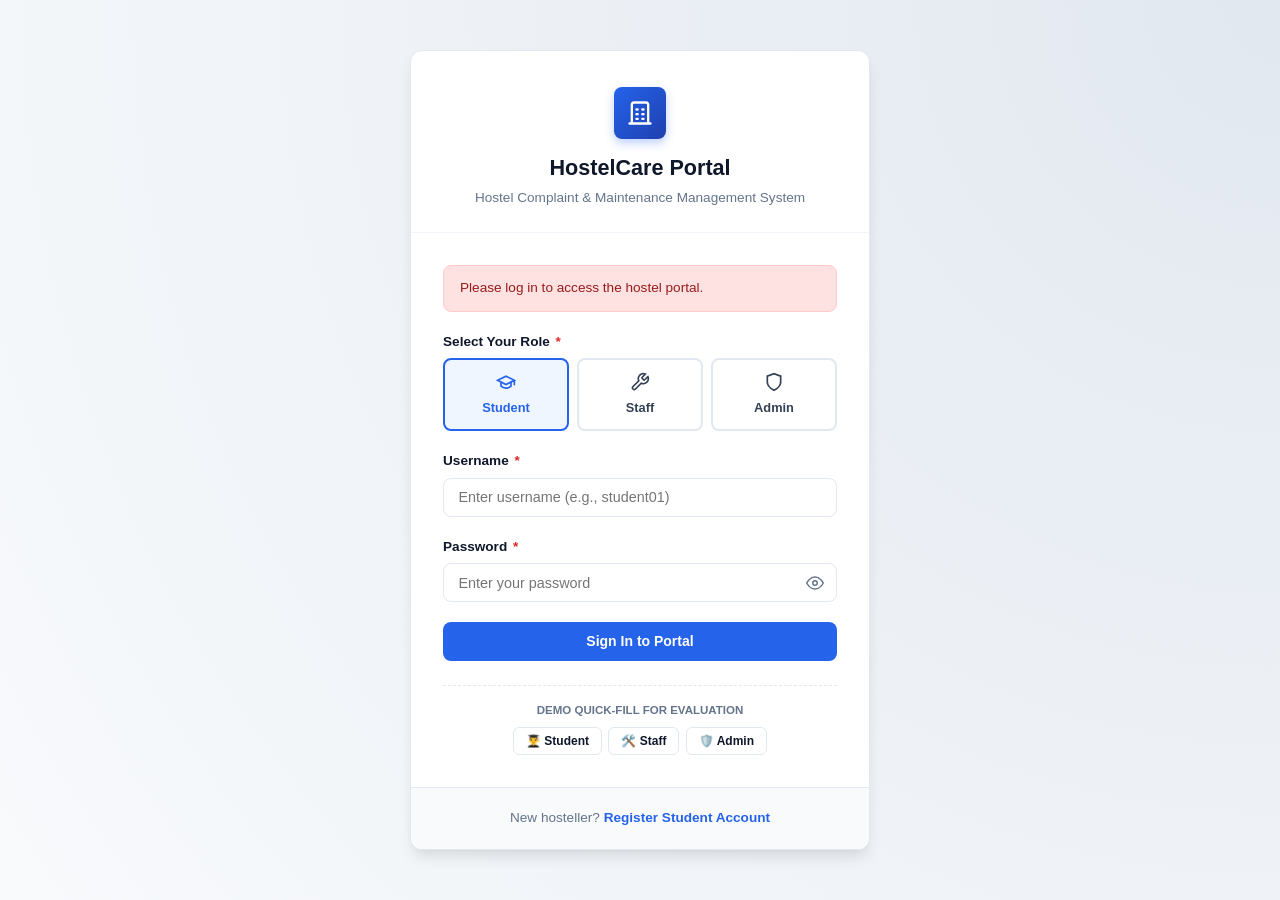
<file: frontend/admin/reports.html>
<!DOCTYPE html>
<html lang="en">
<head>
  <meta charset="UTF-8">
  <meta name="viewport" content="width=device-width, initial-scale=1.0">
  <title>Reports & Analytics - Admin Portal</title>
  <link rel="stylesheet" href="../css/style.css">
  <link rel="stylesheet" href="../css/dashboard.css">
  <link rel="stylesheet" href="../css/forms.css">
  <link rel="stylesheet" href="../css/responsive.css">
</head>
<body>
  <div class="app-layout">
    <!-- Sidebar -->
    <aside class="sidebar">
      <div class="sidebar-header">
        <div class="sidebar-logo-icon" style="background: linear-gradient(135deg, #dc2626 0%, #991b1b 100%);">
          <svg width="22" height="22" viewBox="0 0 24 24" fill="none" stroke="currentColor" stroke-width="2">
            <path d="M12 22s8-4 8-10V5l-8-3-8 3v7c0 6 8 10 8 10z"/>
          </svg>
        </div>
        <div class="sidebar-brand-text">
          <h2>HostelCare</h2>
          <span>Admin Portal</span>
        </div>
      </div>

      <nav class="sidebar-nav">
        <div class="nav-section-title">Operations</div>
        <a href="dashboard.html" class="nav-link">
          <svg viewBox="0 0 24 24" fill="none" stroke="currentColor" stroke-width="2">
            <rect x="3" y="3" width="7" height="7"/>
            <rect x="14" y="3" width="7" height="7"/>
            <rect x="14" y="14" width="7" height="7"/>
            <rect x="3" y="14" width="7" height="7"/>
          </svg>
          <span>Dashboard</span>
        </a>

        <a href="complaints.html" class="nav-link">
          <svg viewBox="0 0 24 24" fill="none" stroke="currentColor" stroke-width="2">
            <path d="M14 2H6a2 2 0 0 0-2 2v16a2 2 0 0 0 2 2h12a2 2 0 0 0 2-2V8z"/>
            <polyline points="14 2 14 8 20 8"/>
            <line x1="16" y1="13" x2="8" y2="13"/>
            <line x1="16" y1="17" x2="8" y2="17"/>
            <polyline points="10 9 9 9 8 9"/>
          </svg>
          <span>All Complaints</span>
        </a>

        <a href="assign.html" class="nav-link">
          <svg viewBox="0 0 24 24" fill="none" stroke="currentColor" stroke-width="2">
            <path d="M16 21v-2a4 4 0 0 0-4-4H5a4 4 0 0 0-4 4v2"/>
            <circle cx="8.5" cy="7" r="4"/>
            <line x1="20" y1="8" x2="20" y2="14"/>
            <line x1="23" y1="11" x2="17" y2="11"/>
          </svg>
          <span>Assign Complaints</span>
        </a>

        <div class="nav-section-title">Directory & Reports</div>
        <a href="students.html" class="nav-link">
          <svg viewBox="0 0 24 24" fill="none" stroke="currentColor" stroke-width="2">
            <path d="M17 21v-2a4 4 0 0 0-4-4H5a4 4 0 0 0-4 4v2"/>
            <circle cx="9" cy="7" r="4"/>
            <path d="M23 21v-2a4 4 0 0 0-3-3.87"/>
            <path d="M16 3.13a4 4 0 0 1 0 7.75"/>
          </svg>
          <span>Students</span>
        </a>

        <a href="staff.html" class="nav-link">
          <svg viewBox="0 0 24 24" fill="none" stroke="currentColor" stroke-width="2">
            <path d="M14.7 6.3a1 1 0 0 0 0 1.4l1.6 1.6a1 1 0 0 0 1.4 0l3.77-3.77a6 6 0 0 1-7.94 7.94l-6.91 6.91a2.12 2.12 0 0 1-3-3l6.91-6.91a6 6 0 0 1 7.94-7.94l-3.76 3.76z"/>
          </svg>
          <span>Staff</span>
        </a>

        <a href="reports.html" class="nav-link active">
          <svg viewBox="0 0 24 24" fill="none" stroke="currentColor" stroke-width="2">
            <line x1="18" y1="20" x2="18" y2="10"/>
            <line x1="12" y1="20" x2="12" y2="4"/>
            <line x1="6" y1="20" x2="6" y2="14"/>
          </svg>
          <span>Reports & Analytics</span>
        </a>
      </nav>

      <div class="sidebar-footer">
        <div class="user-mini-card">
          <div class="user-avatar-circle js-user-avatar" style="border-color: #ef4444;">AD</div>
          <div class="user-meta-info">
            <div class="user-meta-name js-user-name">Chief Warden</div>
            <div class="user-meta-role">Administrator</div>
          </div>
        </div>
        <button class="btn-sidebar-logout" data-action="logout">
          <svg width="16" height="16" viewBox="0 0 24 24" fill="none" stroke="currentColor" stroke-width="2">
            <path d="M9 21H5a2 2 0 0 1-2-2V5a2 2 0 0 1 2-2h4"/>
            <polyline points="16 17 21 12 16 7"/>
            <line x1="21" y1="12" x2="9" y2="12"/>
          </svg>
          <span>Logout</span>
        </button>
      </div>
    </aside>

    <!-- Main Content -->
    <div class="main-wrapper">
      <header class="topbar">
        <div class="topbar-left">
          <button class="hamburger-btn" aria-label="Open Navigation">
            <svg width="22" height="22" viewBox="0 0 24 24" fill="none" stroke="currentColor" stroke-width="2">
              <line x1="3" y1="12" x2="21" y2="12"/>
              <line x1="3" y1="6" x2="21" y2="6"/>
              <line x1="3" y1="18" x2="21" y2="18"/>
            </svg>
          </button>
          <div class="page-heading-title">Hostel Maintenance Reports & Analytics</div>
        </div>
        <div class="topbar-right">
          <button id="btn-generate-report" class="btn btn-primary btn-sm">
            📊 Generate Comprehensive Report
          </button>
        </div>
      </header>

      <main class="content-body">
        <!-- Top Stats Summary -->
        <div class="stats-grid">
          <div class="stat-card">
            <div class="stat-icon-wrapper stat-icon-primary">
              <svg width="24" height="24" viewBox="0 0 24 24" fill="none" stroke="currentColor" stroke-width="2">
                <path d="M14 2H6a2 2 0 0 0-2 2v16a2 2 0 0 0 2 2h12a2 2 0 0 0 2-2V8z"/>
              </svg>
            </div>
            <div class="stat-details">
              <div class="stat-value" id="rep-total">0</div>
              <div class="stat-label">Total Logged</div>
            </div>
          </div>

          <div class="stat-card">
            <div class="stat-icon-wrapper stat-icon-warning">
              <svg width="24" height="24" viewBox="0 0 24 24" fill="none" stroke="currentColor" stroke-width="2">
                <circle cx="12" cy="12" r="10"/>
                <line x1="12" y1="8" x2="12" y2="12"/>
              </svg>
            </div>
            <div class="stat-details">
              <div class="stat-value" id="rep-pending">0</div>
              <div class="stat-label">Pending Review</div>
            </div>
          </div>

          <div class="stat-card">
            <div class="stat-icon-wrapper stat-icon-info">
              <svg width="24" height="24" viewBox="0 0 24 24" fill="none" stroke="currentColor" stroke-width="2">
                <path d="M16 21v-2a4 4 0 0 0-4-4H5a4 4 0 0 0-4 4v2"/>
              </svg>
            </div>
            <div class="stat-details">
              <div class="stat-value" id="rep-assigned">0</div>
              <div class="stat-label">Assigned Staff</div>
            </div>
          </div>

          <div class="stat-card">
            <div class="stat-icon-wrapper stat-icon-orange">
              <svg width="24" height="24" viewBox="0 0 24 24" fill="none" stroke="currentColor" stroke-width="2">
                <polyline points="23 4 23 10 17 10"/>
              </svg>
            </div>
            <div class="stat-details">
              <div class="stat-value" id="rep-progress">0</div>
              <div class="stat-label">In Progress</div>
            </div>
          </div>

          <div class="stat-card">
            <div class="stat-icon-wrapper stat-icon-success">
              <svg width="24" height="24" viewBox="0 0 24 24" fill="none" stroke="currentColor" stroke-width="2">
                <path d="M22 11.08V12a10 10 0 1 1-5.93-9.14"/>
              </svg>
            </div>
            <div class="stat-details">
              <div class="stat-value" id="rep-resolved">0</div>
              <div class="stat-label">Resolved / Closed</div>
            </div>
          </div>
        </div>

        <!-- 2 Column Breakdown: Categories & Priorities -->
        <div style="display: grid; grid-template-columns: repeat(auto-fit, minmax(320px, 1fr)); gap: 1.5rem; margin-bottom: 1.5rem;">
          <!-- Category Summary -->
          <div class="card" style="margin-bottom: 0;">
            <div class="card-header">
              <div class="card-title">
                <svg width="18" height="18" viewBox="0 0 24 24" fill="none" stroke="currentColor" stroke-width="2">
                  <path d="M4 19.5A2.5 2.5 0 0 1 6.5 17H20"/>
                  <path d="M6.5 2H20v20H6.5A2.5 2.5 0 0 1 4 19.5v-15A2.5 2.5 0 0 1 6.5 2z"/>
                </svg>
                <span>Category Distribution Analysis</span>
              </div>
            </div>
            <div class="card-body" id="rep-categories-list">
              <!-- Rendered by admin.js -->
            </div>
          </div>

          <!-- Priority Summary -->
          <div class="card" style="margin-bottom: 0;">
            <div class="card-header">
              <div class="card-title">
                <svg width="18" height="18" viewBox="0 0 24 24" fill="none" stroke="currentColor" stroke-width="2">
                  <path d="M10.29 3.86L1.82 18a2 2 0 0 0 1.71 3h16.94a2 2 0 0 0 1.71-3L13.71 3.86a2 2 0 0 0-3.42 0z"/>
                  <line x1="12" y1="9" x2="12" y2="13"/>
                  <line x1="12" y1="17" x2="12.01" y2="17"/>
                </svg>
                <span>Priority Severity Analysis</span>
              </div>
            </div>
            <div class="card-body" id="rep-priorities-list">
              <!-- Rendered by admin.js -->
            </div>
          </div>
        </div>

        <!-- Generated Report Output Area -->
        <div id="generated-report-area"></div>
      </main>
    </div>
  </div>

  <script src="../js/api.js"></script>
  <script src="../js/data.js"></script>
  <script src="../js/auth.js"></script>
  <script src="../js/complaints.js"></script>
  <script src="../js/ui.js"></script>
  <script src="../js/app.js"></script>
  <script src="../js/admin.js"></script>
  <script>
    document.addEventListener('DOMContentLoaded', () => {
      AdminApp.initReportsPage();
    });
  </script>
</body>
</html>
</file>
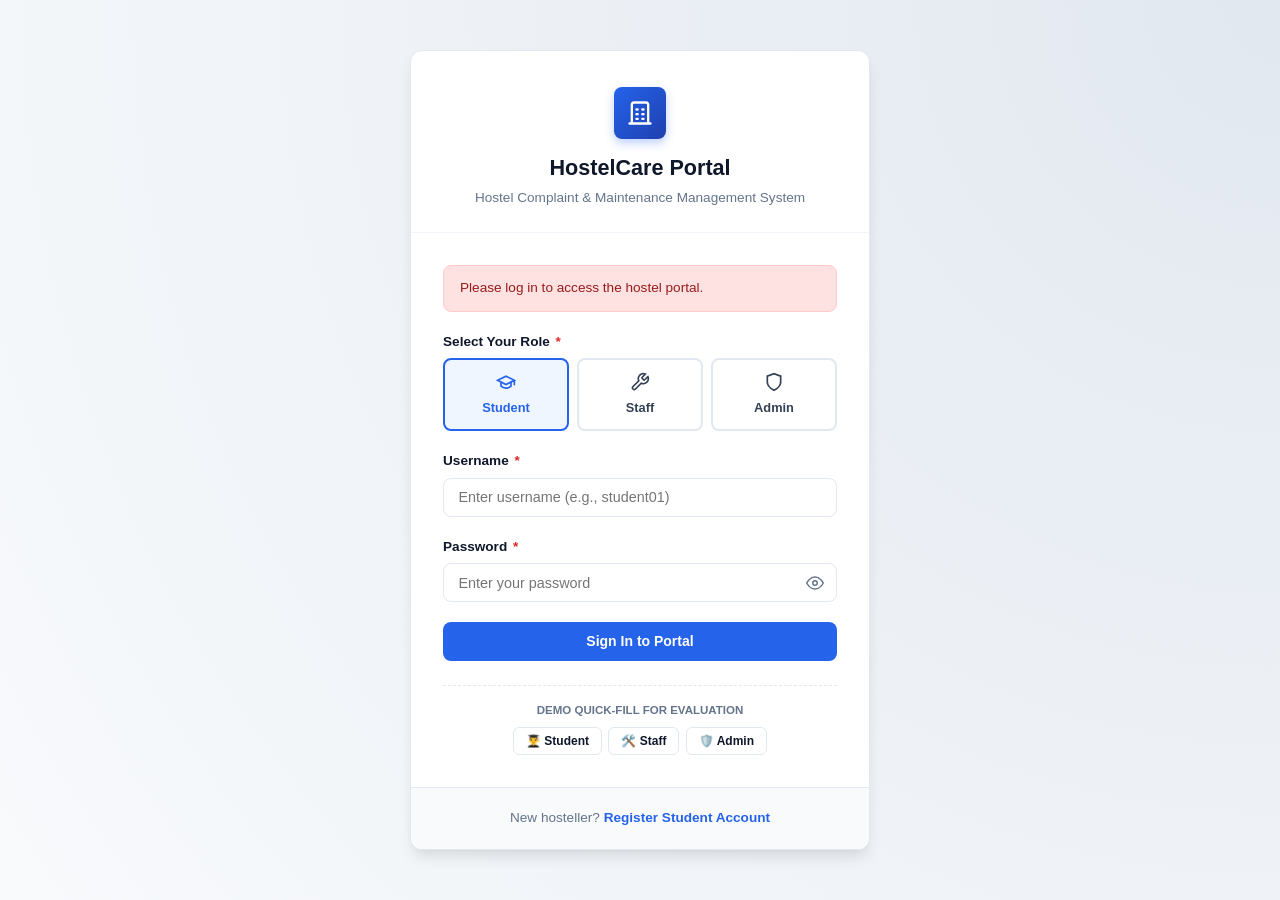
<file: frontend/admin/staff.html>
<!DOCTYPE html>
<html lang="en">
<head>
  <meta charset="UTF-8">
  <meta name="viewport" content="width=device-width, initial-scale=1.0">
  <title>Staff Directory & Management - Admin Portal</title>
  <link rel="stylesheet" href="../css/style.css">
  <link rel="stylesheet" href="../css/dashboard.css">
  <link rel="stylesheet" href="../css/forms.css">
  <link rel="stylesheet" href="../css/responsive.css">
</head>
<body>
  <div class="app-layout">
    <!-- Sidebar -->
    <aside class="sidebar">
      <div class="sidebar-header">
        <div class="sidebar-logo-icon" style="background: linear-gradient(135deg, #dc2626 0%, #991b1b 100%);">
          <svg width="22" height="22" viewBox="0 0 24 24" fill="none" stroke="currentColor" stroke-width="2">
            <path d="M12 22s8-4 8-10V5l-8-3-8 3v7c0 6 8 10 8 10z"/>
          </svg>
        </div>
        <div class="sidebar-brand-text">
          <h2>HostelCare</h2>
          <span>Admin Portal</span>
        </div>
      </div>

      <nav class="sidebar-nav">
        <div class="nav-section-title">Operations</div>
        <a href="dashboard.html" class="nav-link">
          <svg viewBox="0 0 24 24" fill="none" stroke="currentColor" stroke-width="2">
            <rect x="3" y="3" width="7" height="7"/>
            <rect x="14" y="3" width="7" height="7"/>
            <rect x="14" y="14" width="7" height="7"/>
            <rect x="3" y="14" width="7" height="7"/>
          </svg>
          <span>Dashboard</span>
        </a>

        <a href="complaints.html" class="nav-link">
          <svg viewBox="0 0 24 24" fill="none" stroke="currentColor" stroke-width="2">
            <path d="M14 2H6a2 2 0 0 0-2 2v16a2 2 0 0 0 2 2h12a2 2 0 0 0 2-2V8z"/>
            <polyline points="14 2 14 8 20 8"/>
            <line x1="16" y1="13" x2="8" y2="13"/>
            <line x1="16" y1="17" x2="8" y2="17"/>
            <polyline points="10 9 9 9 8 9"/>
          </svg>
          <span>All Complaints</span>
        </a>

        <a href="assign.html" class="nav-link">
          <svg viewBox="0 0 24 24" fill="none" stroke="currentColor" stroke-width="2">
            <path d="M16 21v-2a4 4 0 0 0-4-4H5a4 4 0 0 0-4 4v2"/>
            <circle cx="8.5" cy="7" r="4"/>
            <line x1="20" y1="8" x2="20" y2="14"/>
            <line x1="23" y1="11" x2="17" y2="11"/>
          </svg>
          <span>Assign Complaints</span>
        </a>

        <div class="nav-section-title">Directory & Reports</div>
        <a href="students.html" class="nav-link">
          <svg viewBox="0 0 24 24" fill="none" stroke="currentColor" stroke-width="2">
            <path d="M17 21v-2a4 4 0 0 0-4-4H5a4 4 0 0 0-4 4v2"/>
            <circle cx="9" cy="7" r="4"/>
            <path d="M23 21v-2a4 4 0 0 0-3-3.87"/>
            <path d="M16 3.13a4 4 0 0 1 0 7.75"/>
          </svg>
          <span>Students</span>
        </a>

        <a href="staff.html" class="nav-link active">
          <svg viewBox="0 0 24 24" fill="none" stroke="currentColor" stroke-width="2">
            <path d="M14.7 6.3a1 1 0 0 0 0 1.4l1.6 1.6a1 1 0 0 0 1.4 0l3.77-3.77a6 6 0 0 1-7.94 7.94l-6.91 6.91a2.12 2.12 0 0 1-3-3l6.91-6.91a6 6 0 0 1 7.94-7.94l-3.76 3.76z"/>
          </svg>
          <span>Staff Management</span>
        </a>

        <a href="reports.html" class="nav-link">
          <svg viewBox="0 0 24 24" fill="none" stroke="currentColor" stroke-width="2">
            <line x1="18" y1="20" x2="18" y2="10"/>
            <line x1="12" y1="20" x2="12" y2="4"/>
            <line x1="6" y1="20" x2="6" y2="14"/>
          </svg>
          <span>Reports & Analytics</span>
        </a>
      </nav>

      <div class="sidebar-footer">
        <div class="user-mini-card">
          <div class="user-avatar-circle js-user-avatar" style="border-color: #ef4444;">AD</div>
          <div class="user-meta-info">
            <div class="user-meta-name js-user-name">Chief Warden</div>
            <div class="user-meta-role">Administrator</div>
          </div>
        </div>
        <button class="btn-sidebar-logout" data-action="logout">
          <svg width="16" height="16" viewBox="0 0 24 24" fill="none" stroke="currentColor" stroke-width="2">
            <path d="M9 21H5a2 2 0 0 1-2-2V5a2 2 0 0 1 2-2h4"/>
            <polyline points="16 17 21 12 16 7"/>
            <line x1="21" y1="12" x2="9" y2="12"/>
          </svg>
          <span>Logout</span>
        </button>
      </div>
    </aside>

    <!-- Main Content -->
    <div class="main-wrapper">
      <header class="topbar">
        <div class="topbar-left">
          <button class="hamburger-btn" aria-label="Open Navigation">
            <svg width="22" height="22" viewBox="0 0 24 24" fill="none" stroke="currentColor" stroke-width="2">
              <line x1="3" y1="12" x2="21" y2="12"/>
              <line x1="3" y1="6" x2="21" y2="6"/>
              <line x1="3" y1="18" x2="21" y2="18"/>
            </svg>
          </button>
          <div class="page-heading-title">Maintenance Staff Management</div>
        </div>
        <div class="topbar-right d-flex align-center gap-3">
          <span class="badge badge-role-staff" id="staff-count">Total Staff: 0</span>
        </div>
      </header>

      <main class="content-body">
        <!-- Filter & Action Toolbar -->
        <div class="filter-toolbar d-flex justify-between align-center flex-wrap gap-3">
          <div class="filter-group d-flex align-center flex-wrap gap-2">
            <div class="search-input-wrapper">
              <svg class="search-icon" width="16" height="16" viewBox="0 0 24 24" fill="none" stroke="currentColor" stroke-width="2">
                <circle cx="11" cy="11" r="8"/>
                <line x1="21" y1="21" x2="16.65" y2="16.65"/>
              </svg>
              <input type="text" id="search-staff" class="form-control" placeholder="Search staff by ID, name, username...">
            </div>

            <select id="filter-dept" class="form-control" style="width: auto;">
              <option value="ALL">All Departments</option>
              <option value="Electrical">Electrical</option>
              <option value="Plumbing">Plumbing</option>
              <option value="Cleaning">Cleaning</option>
              <option value="Carpentry">Carpentry</option>
              <option value="Network/IT">Network/IT</option>
              <option value="General Maintenance">General Maintenance</option>
              <option value="Other">Other</option>
            </select>

            <select id="filter-status" class="form-control" style="width: auto;">
              <option value="ALL">All Status</option>
              <option value="ACTIVE">Active Only</option>
              <option value="INACTIVE">Inactive Only</option>
            </select>
          </div>

          <div class="filter-actions">
            <button class="btn btn-primary" onclick="AdminApp.openAddStaffModal()">
              <svg width="16" height="16" viewBox="0 0 24 24" fill="none" stroke="currentColor" stroke-width="2">
                <line x1="12" y1="5" x2="12" y2="19"></line>
                <line x1="5" y1="12" x2="19" y2="12"></line>
              </svg>
              Add Staff Member
            </button>
          </div>
        </div>

        <!-- Staff Table -->
        <div class="card">
          <div class="table-responsive">
            <table class="data-table">
              <thead>
                <tr>
                  <th>Staff ID</th>
                  <th>Full Name</th>
                  <th>Username</th>
                  <th>Department</th>
                  <th>Contact</th>
                  <th>Status</th>
                  <th>Assigned Tasks</th>
                  <th style="min-width: 220px;">Actions</th>
                </tr>
              </thead>
              <tbody id="staff-table-tbody">
                <!-- Dynamically filled by admin.js -->
              </tbody>
            </table>
          </div>
        </div>
      </main>
    </div>
  </div>

  <!-- Add Staff Modal -->
  <div class="modal-overlay" id="add-staff-modal">
    <div class="modal-container">
      <div class="modal-header">
        <h3 class="modal-title">Add Maintenance Staff Member</h3>
        <button class="modal-close-btn" data-close-modal aria-label="Close modal">&times;</button>
      </div>
      <form id="add-staff-form" onsubmit="AdminApp.handleAddStaffSubmit(event)">
        <div class="modal-body">
          <div class="form-group">
            <label class="form-label" for="add-staff-name">Full Name <span class="text-danger">*</span></label>
            <input type="text" id="add-staff-name" class="form-control" placeholder="e.g. Ramesh Kumar" required>
          </div>

          <div class="form-group">
            <label class="form-label" for="add-staff-username">Username <span class="text-danger">*</span></label>
            <input type="text" id="add-staff-username" class="form-control" placeholder="e.g. ramesh_elec" required minlength="3">
            <small class="text-muted">Used by staff to log in to the portal.</small>
          </div>

          <div class="form-group">
            <label class="form-label" for="add-staff-password">Initial Password <span class="text-danger">*</span></label>
            <input type="password" id="add-staff-password" class="form-control" placeholder="Minimum 4 characters" required minlength="4">
            <small class="text-muted">Password will be securely hashed with BCrypt.</small>
          </div>

          <div class="form-group">
            <label class="form-label" for="add-staff-dept">Department <span class="text-danger">*</span></label>
            <select id="add-staff-dept" class="form-control" required>
              <option value="">-- Select Department --</option>
              <option value="Electrical">Electrical</option>
              <option value="Plumbing">Plumbing</option>
              <option value="Cleaning">Cleaning</option>
              <option value="Carpentry">Carpentry</option>
              <option value="Network/IT">Network/IT</option>
              <option value="General Maintenance">General Maintenance</option>
              <option value="Other">Other</option>
            </select>
          </div>

          <div class="form-group">
            <label class="form-label" for="add-staff-phone">Contact Number</label>
            <input type="text" id="add-staff-phone" class="form-control" placeholder="e.g. +91 9876543210">
          </div>
        </div>
        <div class="modal-footer">
          <button type="button" class="btn btn-secondary" data-close-modal>Cancel</button>
          <button type="submit" class="btn btn-primary" id="btn-submit-add-staff">
            Create Staff Account
          </button>
        </div>
      </form>
    </div>
  </div>

  <!-- Edit Staff Modal -->
  <div class="modal-overlay" id="edit-staff-modal">
    <div class="modal-container">
      <div class="modal-header">
        <h3 class="modal-title">Edit Staff Details</h3>
        <button class="modal-close-btn" data-close-modal aria-label="Close modal">&times;</button>
      </div>
      <form id="edit-staff-form" onsubmit="AdminApp.handleEditStaffSubmit(event)">
        <div class="modal-body">
          <div class="form-group">
            <label class="form-label" for="edit-staff-id">Staff ID</label>
            <input type="text" id="edit-staff-id" class="form-control" readonly style="background-color: #f1f5f9; cursor: not-allowed;">
          </div>

          <div class="form-group">
            <label class="form-label" for="edit-staff-name">Full Name <span class="text-danger">*</span></label>
            <input type="text" id="edit-staff-name" class="form-control" required>
          </div>

          <div class="form-group">
            <label class="form-label" for="edit-staff-username">Username</label>
            <input type="text" id="edit-staff-username" class="form-control" readonly style="background-color: #f1f5f9; cursor: not-allowed;">
          </div>

          <div class="form-group">
            <label class="form-label" for="edit-staff-dept">Department <span class="text-danger">*</span></label>
            <select id="edit-staff-dept" class="form-control" required>
              <option value="Electrical">Electrical</option>
              <option value="Plumbing">Plumbing</option>
              <option value="Cleaning">Cleaning</option>
              <option value="Carpentry">Carpentry</option>
              <option value="Network/IT">Network/IT</option>
              <option value="General Maintenance">General Maintenance</option>
              <option value="Other">Other</option>
            </select>
          </div>

          <div class="form-group">
            <label class="form-label" for="edit-staff-phone">Contact Number</label>
            <input type="text" id="edit-staff-phone" class="form-control" placeholder="e.g. +91 9876543210">
          </div>
        </div>
        <div class="modal-footer">
          <button type="button" class="btn btn-secondary" data-close-modal>Cancel</button>
          <button type="submit" class="btn btn-primary" id="btn-submit-edit-staff">
            Save Changes
          </button>
        </div>
      </form>
    </div>
  </div>

  <!-- Staff Detail & Workload Modal -->
  <div class="modal-overlay" id="staff-detail-modal">
    <div class="modal-container">
      <div class="modal-header">
        <h3 class="modal-title">Staff Profile & Workload</h3>
        <button class="modal-close-btn" data-close-modal aria-label="Close modal">&times;</button>
      </div>
      <div class="modal-body" id="staff-modal-body"></div>
      <div class="modal-footer">
        <button type="button" class="btn btn-secondary" data-close-modal>Close</button>
      </div>
    </div>
  </div>

  <script src="../js/api.js"></script>
  <script src="../js/data.js"></script>
  <script src="../js/auth.js"></script>
  <script src="../js/complaints.js"></script>
  <script src="../js/ui.js"></script>
  <script src="../js/app.js"></script>
  <script src="../js/admin.js"></script>
  <script>
    document.addEventListener('DOMContentLoaded', () => {
      AdminApp.initStaffPage();
    });
  </script>
</body>
</html>
</file>
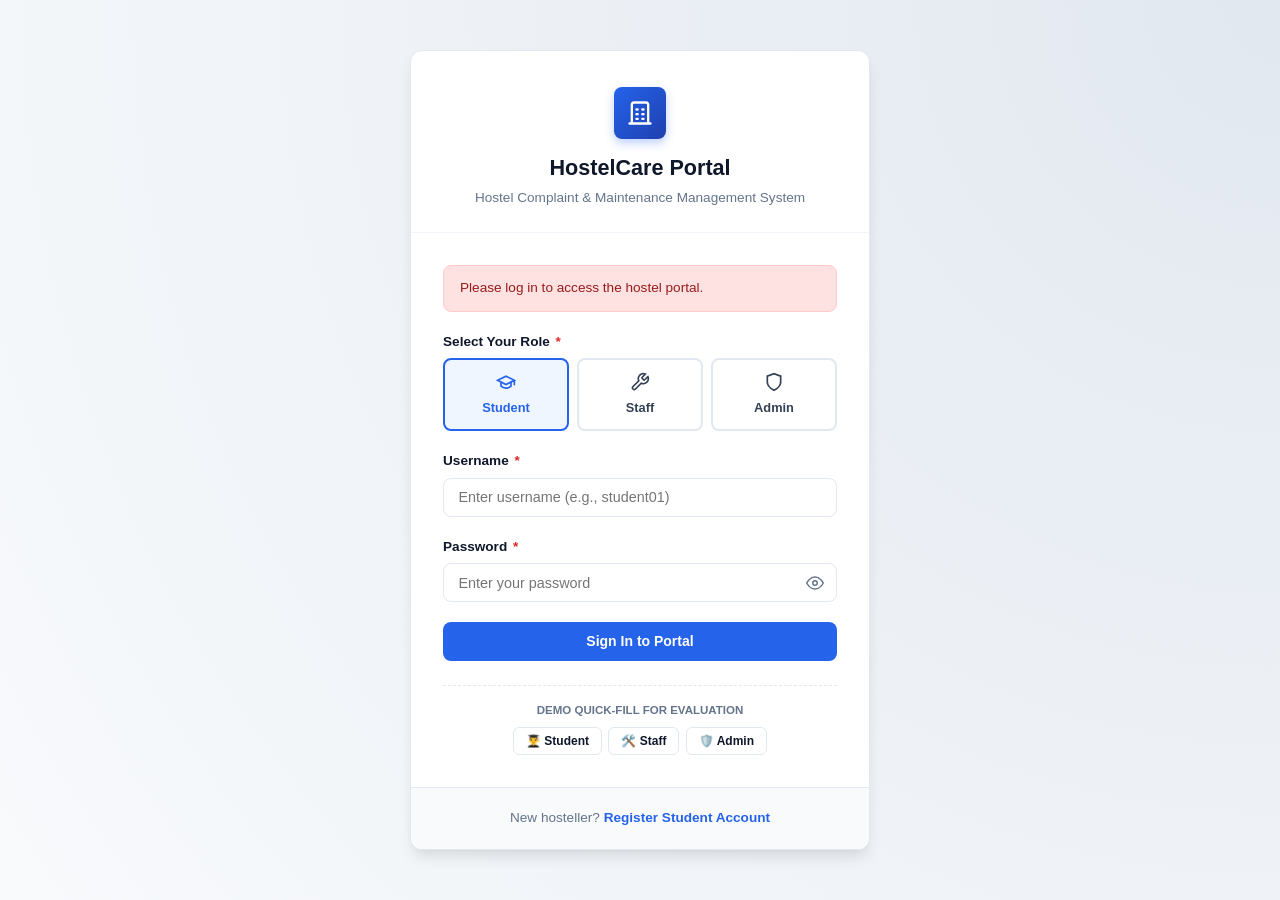
<file: frontend/admin/students.html>
<!DOCTYPE html>
<html lang="en">
<head>
  <meta charset="UTF-8">
  <meta name="viewport" content="width=device-width, initial-scale=1.0">
  <title>Student Roster - Admin Portal</title>
  <link rel="stylesheet" href="../css/style.css">
  <link rel="stylesheet" href="../css/dashboard.css">
  <link rel="stylesheet" href="../css/forms.css">
  <link rel="stylesheet" href="../css/responsive.css">
</head>
<body>
  <div class="app-layout">
    <!-- Sidebar -->
    <aside class="sidebar">
      <div class="sidebar-header">
        <div class="sidebar-logo-icon" style="background: linear-gradient(135deg, #dc2626 0%, #991b1b 100%);">
          <svg width="22" height="22" viewBox="0 0 24 24" fill="none" stroke="currentColor" stroke-width="2">
            <path d="M12 22s8-4 8-10V5l-8-3-8 3v7c0 6 8 10 8 10z"/>
          </svg>
        </div>
        <div class="sidebar-brand-text">
          <h2>HostelCare</h2>
          <span>Admin Portal</span>
        </div>
      </div>

      <nav class="sidebar-nav">
        <div class="nav-section-title">Operations</div>
        <a href="dashboard.html" class="nav-link">
          <svg viewBox="0 0 24 24" fill="none" stroke="currentColor" stroke-width="2">
            <rect x="3" y="3" width="7" height="7"/>
            <rect x="14" y="3" width="7" height="7"/>
            <rect x="14" y="14" width="7" height="7"/>
            <rect x="3" y="14" width="7" height="7"/>
          </svg>
          <span>Dashboard</span>
        </a>

        <a href="complaints.html" class="nav-link">
          <svg viewBox="0 0 24 24" fill="none" stroke="currentColor" stroke-width="2">
            <path d="M14 2H6a2 2 0 0 0-2 2v16a2 2 0 0 0 2 2h12a2 2 0 0 0 2-2V8z"/>
            <polyline points="14 2 14 8 20 8"/>
            <line x1="16" y1="13" x2="8" y2="13"/>
            <line x1="16" y1="17" x2="8" y2="17"/>
            <polyline points="10 9 9 9 8 9"/>
          </svg>
          <span>All Complaints</span>
        </a>

        <a href="assign.html" class="nav-link">
          <svg viewBox="0 0 24 24" fill="none" stroke="currentColor" stroke-width="2">
            <path d="M16 21v-2a4 4 0 0 0-4-4H5a4 4 0 0 0-4 4v2"/>
            <circle cx="8.5" cy="7" r="4"/>
            <line x1="20" y1="8" x2="20" y2="14"/>
            <line x1="23" y1="11" x2="17" y2="11"/>
          </svg>
          <span>Assign Complaints</span>
        </a>

        <div class="nav-section-title">Directory & Reports</div>
        <a href="students.html" class="nav-link active">
          <svg viewBox="0 0 24 24" fill="none" stroke="currentColor" stroke-width="2">
            <path d="M17 21v-2a4 4 0 0 0-4-4H5a4 4 0 0 0-4 4v2"/>
            <circle cx="9" cy="7" r="4"/>
            <path d="M23 21v-2a4 4 0 0 0-3-3.87"/>
            <path d="M16 3.13a4 4 0 0 1 0 7.75"/>
          </svg>
          <span>Students</span>
        </a>

        <a href="staff.html" class="nav-link">
          <svg viewBox="0 0 24 24" fill="none" stroke="currentColor" stroke-width="2">
            <path d="M14.7 6.3a1 1 0 0 0 0 1.4l1.6 1.6a1 1 0 0 0 1.4 0l3.77-3.77a6 6 0 0 1-7.94 7.94l-6.91 6.91a2.12 2.12 0 0 1-3-3l6.91-6.91a6 6 0 0 1 7.94-7.94l-3.76 3.76z"/>
          </svg>
          <span>Staff</span>
        </a>

        <a href="reports.html" class="nav-link">
          <svg viewBox="0 0 24 24" fill="none" stroke="currentColor" stroke-width="2">
            <line x1="18" y1="20" x2="18" y2="10"/>
            <line x1="12" y1="20" x2="12" y2="4"/>
            <line x1="6" y1="20" x2="6" y2="14"/>
          </svg>
          <span>Reports & Analytics</span>
        </a>
      </nav>

      <div class="sidebar-footer">
        <div class="user-mini-card">
          <div class="user-avatar-circle js-user-avatar" style="border-color: #ef4444;">AD</div>
          <div class="user-meta-info">
            <div class="user-meta-name js-user-name">Chief Warden</div>
            <div class="user-meta-role">Administrator</div>
          </div>
        </div>
        <button class="btn-sidebar-logout" data-action="logout">
          <svg width="16" height="16" viewBox="0 0 24 24" fill="none" stroke="currentColor" stroke-width="2">
            <path d="M9 21H5a2 2 0 0 1-2-2V5a2 2 0 0 1 2-2h4"/>
            <polyline points="16 17 21 12 16 7"/>
            <line x1="21" y1="12" x2="9" y2="12"/>
          </svg>
          <span>Logout</span>
        </button>
      </div>
    </aside>

    <!-- Main Content -->
    <div class="main-wrapper">
      <header class="topbar">
        <div class="topbar-left">
          <button class="hamburger-btn" aria-label="Open Navigation">
            <svg width="22" height="22" viewBox="0 0 24 24" fill="none" stroke="currentColor" stroke-width="2">
              <line x1="3" y1="12" x2="21" y2="12"/>
              <line x1="3" y1="6" x2="21" y2="6"/>
              <line x1="3" y1="18" x2="21" y2="18"/>
            </svg>
          </button>
          <div class="page-heading-title">Registered Hostel Students</div>
        </div>
        <div class="topbar-right">
          <span class="badge badge-role-student" id="students-count">Total Students: 0</span>
        </div>
      </header>

      <main class="content-body">
        <!-- Filter Toolbar -->
        <div class="filter-toolbar">
          <div class="filter-group" style="flex: 1;">
            <div class="search-input-wrapper" style="width: 100%; max-width: 400px;">
              <svg class="search-icon" width="16" height="16" viewBox="0 0 24 24" fill="none" stroke="currentColor" stroke-width="2">
                <circle cx="11" cy="11" r="8"/>
                <line x1="21" y1="21" x2="16.65" y2="16.65"/>
              </svg>
              <input type="text" id="search-student" class="form-control" placeholder="Search by Student ID, name, username, or room...">
            </div>
          </div>
        </div>

        <!-- Student Table -->
        <div class="card">
          <div class="table-responsive">
            <table class="data-table">
              <thead>
                <tr>
                  <th>Student ID</th>
                  <th>Full Name</th>
                  <th>Username</th>
                  <th>Room Number</th>
                  <th>Complaints Filed</th>
                  <th>Action</th>
                </tr>
              </thead>
              <tbody id="students-table-tbody">
                <!-- Dynamically filled by admin.js -->
              </tbody>
            </table>
          </div>
        </div>
      </main>
    </div>
  </div>

  <!-- Student Detail Modal -->
  <div class="modal-overlay" id="student-detail-modal">
    <div class="modal-container">
      <div class="modal-header">
        <h3 class="modal-title">Student Profile & History</h3>
        <button class="modal-close-btn" data-close-modal aria-label="Close modal">&times;</button>
      </div>
      <div class="modal-body" id="student-modal-body"></div>
      <div class="modal-footer">
        <button type="button" class="btn btn-secondary" data-close-modal>Close</button>
      </div>
    </div>
  </div>

  <script src="../js/api.js"></script>
  <script src="../js/data.js"></script>
  <script src="../js/auth.js"></script>
  <script src="../js/complaints.js"></script>
  <script src="../js/ui.js"></script>
  <script src="../js/app.js"></script>
  <script src="../js/admin.js"></script>
  <script>
    document.addEventListener('DOMContentLoaded', () => {
      AdminApp.initStudentsPage();
    });
  </script>
</body>
</html>
</file>
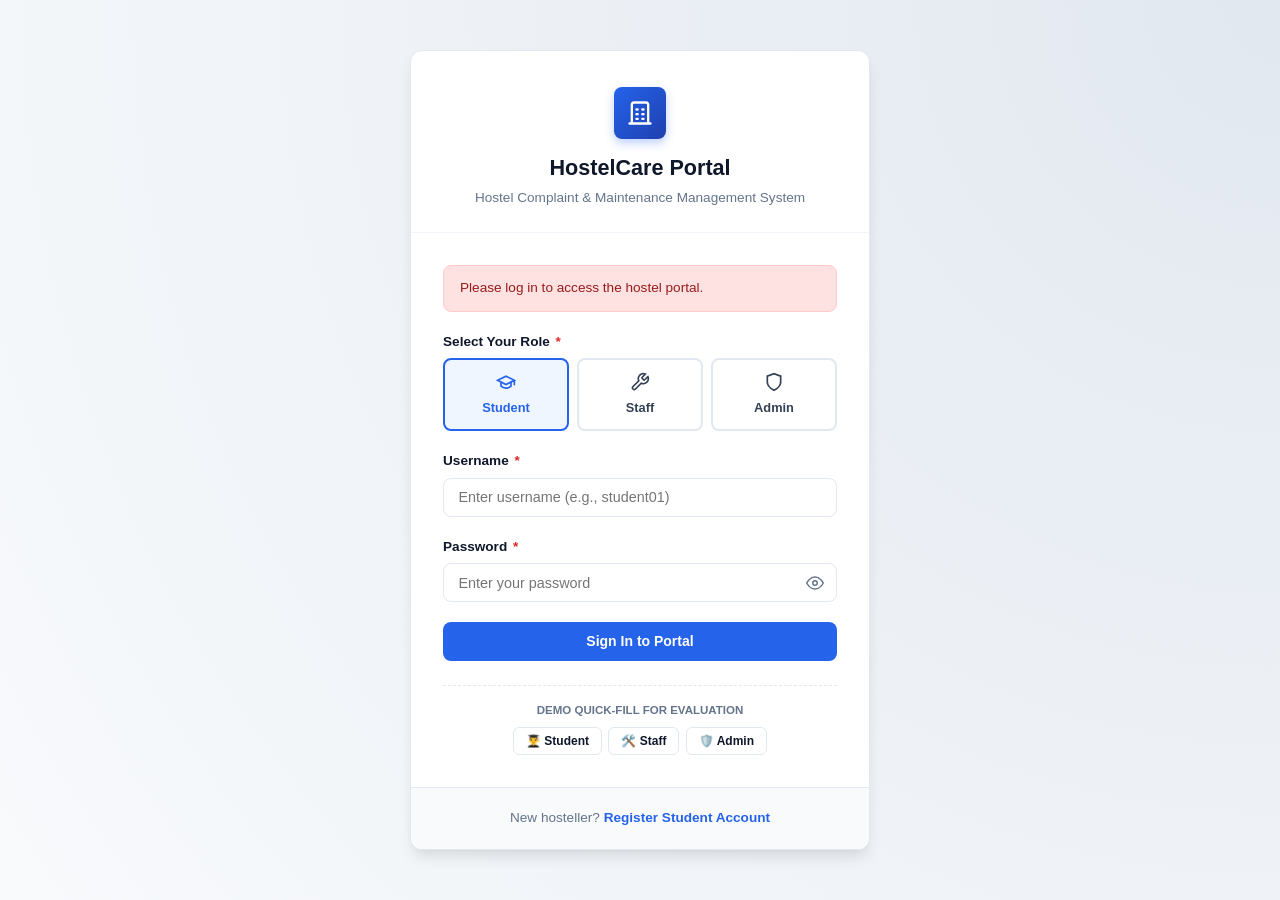
<file: frontend/staff/complaints.html>
<!DOCTYPE html>
<html lang="en">
<head>
  <meta charset="UTF-8">
  <meta name="viewport" content="width=device-width, initial-scale=1.0">
  <title>Assigned Complaints - Staff Portal</title>
  <link rel="stylesheet" href="../css/style.css">
  <link rel="stylesheet" href="../css/dashboard.css">
  <link rel="stylesheet" href="../css/forms.css">
  <link rel="stylesheet" href="../css/responsive.css">
</head>
<body>
  <div class="app-layout">
    <!-- Sidebar -->
    <aside class="sidebar">
      <div class="sidebar-header">
        <div class="sidebar-logo-icon" style="background: linear-gradient(135deg, #0284c7 0%, #0369a1 100%);">
          <svg width="22" height="22" viewBox="0 0 24 24" fill="none" stroke="currentColor" stroke-width="2">
            <path d="M14.7 6.3a1 1 0 0 0 0 1.4l1.6 1.6a1 1 0 0 0 1.4 0l3.77-3.77a6 6 0 0 1-7.94 7.94l-6.91 6.91a2.12 2.12 0 0 1-3-3l6.91-6.91a6 6 0 0 1 7.94-7.94l-3.76 3.76z"/>
          </svg>
        </div>
        <div class="sidebar-brand-text">
          <h2>HostelCare</h2>
          <span>Staff Portal</span>
        </div>
      </div>

      <nav class="sidebar-nav">
        <div class="nav-section-title">Navigation</div>
        <a href="dashboard.html" class="nav-link">
          <svg viewBox="0 0 24 24" fill="none" stroke="currentColor" stroke-width="2">
            <rect x="3" y="3" width="7" height="7"/>
            <rect x="14" y="3" width="7" height="7"/>
            <rect x="14" y="14" width="7" height="7"/>
            <rect x="3" y="14" width="7" height="7"/>
          </svg>
          <span>Dashboard</span>
        </a>

        <a href="complaints.html" class="nav-link active">
          <svg viewBox="0 0 24 24" fill="none" stroke="currentColor" stroke-width="2">
            <path d="M9 11l3 3L22 4"/>
            <path d="M21 12v7a2 2 0 0 1-2 2H5a2 2 0 0 1-2-2V5a2 2 0 0 1 2-2h11"/>
          </svg>
          <span>Assigned Complaints</span>
        </a>

        <a href="profile.html" class="nav-link">
          <svg viewBox="0 0 24 24" fill="none" stroke="currentColor" stroke-width="2">
            <path d="M20 21v-2a4 4 0 0 0-4-4H8a4 4 0 0 0-4 4v2"/>
            <circle cx="12" cy="7" r="4"/>
          </svg>
          <span>Staff Profile</span>
        </a>
      </nav>

      <div class="sidebar-footer">
        <div class="user-mini-card">
          <div class="user-avatar-circle js-user-avatar">ST</div>
          <div class="user-meta-info">
            <div class="user-meta-name js-user-name">Staff Member</div>
            <div class="user-meta-role js-user-extra">Dept: Electrical</div>
          </div>
        </div>
        <button class="btn-sidebar-logout" data-action="logout">
          <svg width="16" height="16" viewBox="0 0 24 24" fill="none" stroke="currentColor" stroke-width="2">
            <path d="M9 21H5a2 2 0 0 1-2-2V5a2 2 0 0 1 2-2h4"/>
            <polyline points="16 17 21 12 16 7"/>
            <line x1="21" y1="12" x2="9" y2="12"/>
          </svg>
          <span>Logout</span>
        </button>
      </div>
    </aside>

    <!-- Main Content -->
    <div class="main-wrapper">
      <header class="topbar">
        <div class="topbar-left">
          <button class="hamburger-btn" aria-label="Open Navigation">
            <svg width="22" height="22" viewBox="0 0 24 24" fill="none" stroke="currentColor" stroke-width="2">
              <line x1="3" y1="12" x2="21" y2="12"/>
              <line x1="3" y1="6" x2="21" y2="6"/>
              <line x1="3" y1="18" x2="21" y2="18"/>
            </svg>
          </button>
          <div class="page-heading-title">My Assigned Maintenance Worklist</div>
        </div>
        <div class="topbar-right">
          <button class="btn btn-secondary btn-sm" data-action="logout">
            Logout
          </button>
        </div>
      </header>

      <main class="content-body">
        <!-- Filter Toolbar -->
        <div class="filter-toolbar">
          <div class="filter-group">
            <div class="search-input-wrapper">
              <svg class="search-icon" width="16" height="16" viewBox="0 0 24 24" fill="none" stroke="currentColor" stroke-width="2">
                <circle cx="11" cy="11" r="8"/>
                <line x1="21" y1="21" x2="16.65" y2="16.65"/>
              </svg>
              <input type="text" id="filter-search" class="form-control" placeholder="Search by ID, room, or issue...">
            </div>

            <select id="filter-status" class="form-control" style="width: auto;">
              <option value="ALL">All Statuses</option>
              <option value="ASSIGNED">Assigned</option>
              <option value="IN_PROGRESS">In Progress</option>
              <option value="RESOLVED">Resolved</option>
            </select>

            <select id="filter-priority" class="form-control" style="width: auto;">
              <option value="ALL">All Priorities</option>
              <option value="LOW">Low</option>
              <option value="MEDIUM">Medium</option>
              <option value="HIGH">High</option>
            </select>
          </div>

          <div class="d-flex align-center gap-2">
            <span id="complaints-count" class="text-muted" style="font-size: 0.82rem;"></span>
            <button id="btn-reset-filters" class="btn btn-secondary btn-sm">
              Reset Filters
            </button>
          </div>
        </div>

        <!-- Table Card -->
        <div class="card">
          <div class="table-responsive">
            <table class="data-table">
              <thead>
                <tr>
                  <th>Complaint ID</th>
                  <th>Student ID</th>
                  <th>Room</th>
                  <th>Category</th>
                  <th>Priority</th>
                  <th>Status</th>
                  <th>Technician Remarks</th>
                  <th>Action</th>
                </tr>
              </thead>
              <tbody id="staff-complaints-tbody">
                <!-- Dynamically loaded by staff.js -->
              </tbody>
            </table>
          </div>
        </div>
      </main>
    </div>
  </div>

  <!-- Staff Manage Complaint Modal -->
  <div class="modal-overlay" id="staff-manage-modal">
    <div class="modal-container">
      <div class="modal-header">
        <h3 class="modal-title">Update Complaint & Remarks</h3>
        <button class="modal-close-btn" data-close-modal aria-label="Close modal">&times;</button>
      </div>
      <div class="modal-body" id="manage-modal-body">
        <!-- Rendered by staff.js -->
      </div>
    </div>
  </div>

  <script src="../js/api.js"></script>
  <script src="../js/data.js"></script>
  <script src="../js/auth.js"></script>
  <script src="../js/complaints.js"></script>
  <script src="../js/ui.js"></script>
  <script src="../js/app.js"></script>
  <script src="../js/staff.js"></script>
  <script>
    document.addEventListener('DOMContentLoaded', () => {
      StaffApp.initComplaintsPage();
    });
  </script>
</body>
</html>
</file>
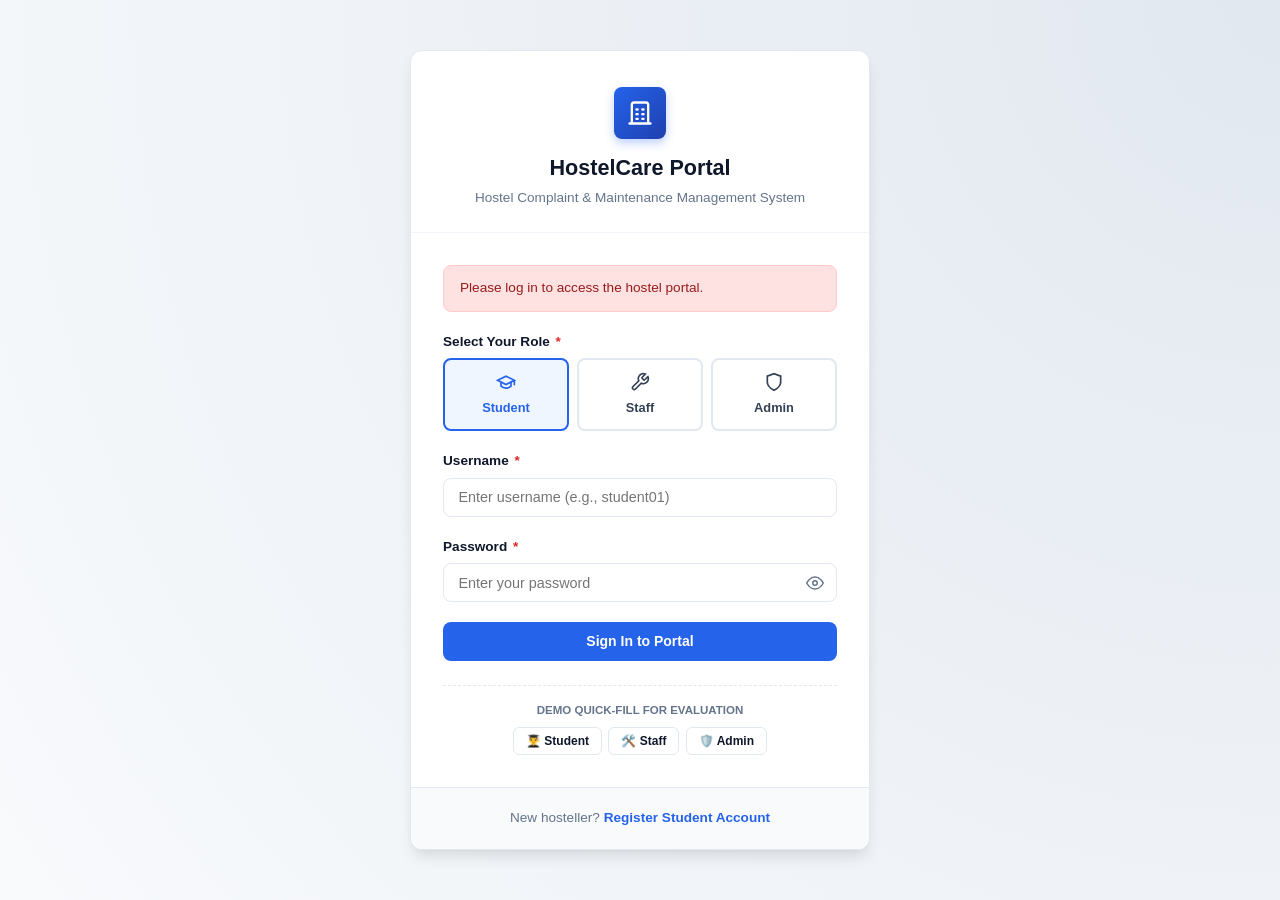
<file: frontend/staff/dashboard.html>
<!DOCTYPE html>
<html lang="en">
<head>
  <meta charset="UTF-8">
  <meta name="viewport" content="width=device-width, initial-scale=1.0">
  <title>Staff Dashboard - Hostel Complaint Management System</title>
  <link rel="stylesheet" href="../css/style.css">
  <link rel="stylesheet" href="../css/dashboard.css">
  <link rel="stylesheet" href="../css/forms.css">
  <link rel="stylesheet" href="../css/responsive.css">
</head>
<body>
  <div class="app-layout">
    <!-- Sidebar -->
    <aside class="sidebar">
      <div class="sidebar-header">
        <div class="sidebar-logo-icon" style="background: linear-gradient(135deg, #0284c7 0%, #0369a1 100%);">
          <svg width="22" height="22" viewBox="0 0 24 24" fill="none" stroke="currentColor" stroke-width="2">
            <path d="M14.7 6.3a1 1 0 0 0 0 1.4l1.6 1.6a1 1 0 0 0 1.4 0l3.77-3.77a6 6 0 0 1-7.94 7.94l-6.91 6.91a2.12 2.12 0 0 1-3-3l6.91-6.91a6 6 0 0 1 7.94-7.94l-3.76 3.76z"/>
          </svg>
        </div>
        <div class="sidebar-brand-text">
          <h2>HostelCare</h2>
          <span>Staff Portal</span>
        </div>
      </div>

      <nav class="sidebar-nav">
        <div class="nav-section-title">Navigation</div>
        <a href="dashboard.html" class="nav-link active">
          <svg viewBox="0 0 24 24" fill="none" stroke="currentColor" stroke-width="2">
            <rect x="3" y="3" width="7" height="7"/>
            <rect x="14" y="3" width="7" height="7"/>
            <rect x="14" y="14" width="7" height="7"/>
            <rect x="3" y="14" width="7" height="7"/>
          </svg>
          <span>Dashboard</span>
        </a>

        <a href="complaints.html" class="nav-link">
          <svg viewBox="0 0 24 24" fill="none" stroke="currentColor" stroke-width="2">
            <path d="M9 11l3 3L22 4"/>
            <path d="M21 12v7a2 2 0 0 1-2 2H5a2 2 0 0 1-2-2V5a2 2 0 0 1 2-2h11"/>
          </svg>
          <span>Assigned Complaints</span>
        </a>

        <a href="profile.html" class="nav-link">
          <svg viewBox="0 0 24 24" fill="none" stroke="currentColor" stroke-width="2">
            <path d="M20 21v-2a4 4 0 0 0-4-4H8a4 4 0 0 0-4 4v2"/>
            <circle cx="12" cy="7" r="4"/>
          </svg>
          <span>Staff Profile</span>
        </a>
      </nav>

      <div class="sidebar-footer">
        <div class="user-mini-card">
          <div class="user-avatar-circle js-user-avatar">ST</div>
          <div class="user-meta-info">
            <div class="user-meta-name js-user-name">Staff Member</div>
            <div class="user-meta-role js-user-extra">Dept: Electrical</div>
          </div>
        </div>
        <button class="btn-sidebar-logout" data-action="logout">
          <svg width="16" height="16" viewBox="0 0 24 24" fill="none" stroke="currentColor" stroke-width="2">
            <path d="M9 21H5a2 2 0 0 1-2-2V5a2 2 0 0 1 2-2h4"/>
            <polyline points="16 17 21 12 16 7"/>
            <line x1="21" y1="12" x2="9" y2="12"/>
          </svg>
          <span>Logout</span>
        </button>
      </div>
    </aside>

    <!-- Main Content -->
    <div class="main-wrapper">
      <header class="topbar">
        <div class="topbar-left">
          <button class="hamburger-btn" aria-label="Open Navigation">
            <svg width="22" height="22" viewBox="0 0 24 24" fill="none" stroke="currentColor" stroke-width="2">
              <line x1="3" y1="12" x2="21" y2="12"/>
              <line x1="3" y1="6" x2="21" y2="6"/>
              <line x1="3" y1="18" x2="21" y2="18"/>
            </svg>
          </button>
          <div class="page-heading-title">Maintenance Work Desk</div>
        </div>

        <div class="topbar-right">
          <div class="current-date-badge">
            <svg width="15" height="15" viewBox="0 0 24 24" fill="none" stroke="currentColor" stroke-width="2">
              <rect x="3" y="4" width="18" height="18" rx="2" ry="2"/>
              <line x1="16" y1="2" x2="16" y2="6"/>
              <line x1="8" y1="2" x2="8" y2="6"/>
              <line x1="3" y1="10" x2="21" y2="10"/>
            </svg>
            <span class="js-current-date">Today</span>
          </div>
          <span class="badge badge-role-staff">Maintenance Staff</span>
          <button class="btn btn-secondary btn-sm" data-action="logout">
            Logout
          </button>
        </div>
      </header>

      <main class="content-body">
        <!-- Welcome Banner -->
        <div class="welcome-banner" style="background: linear-gradient(135deg, #075985 0%, #0284c7 100%);">
          <div>
            <h1>Welcome, <span class="js-user-name">Staff</span> 🔧</h1>
            <p>You can update task progress, enter repair remarks, and mark completed jobs here.</p>
          </div>
          <a href="complaints.html" class="btn btn-secondary" style="color: #0369a1; font-weight: 700; white-space: nowrap;">
            View All Assigned Tasks &rarr;
          </a>
        </div>

        <!-- Statistics Grid -->
        <div class="stats-grid">
          <div class="stat-card">
            <div class="stat-icon-wrapper stat-icon-info">
              <svg width="24" height="24" viewBox="0 0 24 24" fill="none" stroke="currentColor" stroke-width="2">
                <path d="M14 2H6a2 2 0 0 0-2 2v16a2 2 0 0 0 2 2h12a2 2 0 0 0 2-2V8z"/>
              </svg>
            </div>
            <div class="stat-details">
              <div class="stat-value" id="stat-total-assigned">0</div>
              <div class="stat-label">Total Assigned</div>
            </div>
          </div>

          <div class="stat-card">
            <div class="stat-icon-wrapper stat-icon-warning">
              <svg width="24" height="24" viewBox="0 0 24 24" fill="none" stroke="currentColor" stroke-width="2">
                <circle cx="12" cy="12" r="10"/>
                <line x1="12" y1="8" x2="12" y2="12"/>
                <line x1="12" y1="16" x2="12.01" y2="16"/>
              </svg>
            </div>
            <div class="stat-details">
              <div class="stat-value" id="stat-pending-action">0</div>
              <div class="stat-label">Pending Action</div>
            </div>
          </div>

          <div class="stat-card">
            <div class="stat-icon-wrapper stat-icon-orange">
              <svg width="24" height="24" viewBox="0 0 24 24" fill="none" stroke="currentColor" stroke-width="2">
                <polyline points="23 4 23 10 17 10"/>
                <path d="M20.49 15a9 9 0 1 1-2.12-9.36L23 10"/>
              </svg>
            </div>
            <div class="stat-details">
              <div class="stat-value" id="stat-in-progress">0</div>
              <div class="stat-label">In Progress</div>
            </div>
          </div>

          <div class="stat-card">
            <div class="stat-icon-wrapper stat-icon-success">
              <svg width="24" height="24" viewBox="0 0 24 24" fill="none" stroke="currentColor" stroke-width="2">
                <path d="M22 11.08V12a10 10 0 1 1-5.93-9.14"/>
                <polyline points="22 4 12 14.01 9 11.01"/>
              </svg>
            </div>
            <div class="stat-details">
              <div class="stat-value" id="stat-resolved">0</div>
              <div class="stat-label">Resolved / Closed</div>
            </div>
          </div>
        </div>

        <!-- Active Tasks Table Card -->
        <div class="card">
          <div class="card-header">
            <div class="card-title">
              <svg width="20" height="20" viewBox="0 0 24 24" fill="none" stroke="currentColor" stroke-width="2">
                <path d="M12 2v4M12 18v4M4.93 4.93l2.83 2.83M16.24 16.24l2.83 2.83M2 12h4M18 12h4M4.93 19.07l2.83-2.83M16.24 7.76l2.83-2.83"/>
              </svg>
              <span>Pending & In-Progress Work Orders</span>
            </div>
            <a href="complaints.html" class="btn btn-secondary btn-sm">Full Worklist &rarr;</a>
          </div>
          <div class="table-responsive">
            <table class="data-table">
              <thead>
                <tr>
                  <th>Complaint ID</th>
                  <th>Student ID</th>
                  <th>Room</th>
                  <th>Category</th>
                  <th>Priority</th>
                  <th>Status</th>
                  <th>Action</th>
                </tr>
              </thead>
              <tbody id="staff-tasks-tbody">
                <!-- Loaded dynamically by staff.js -->
              </tbody>
            </table>
          </div>
        </div>
      </main>
    </div>
  </div>

  <!-- Staff Manage Complaint Modal -->
  <div class="modal-overlay" id="staff-manage-modal">
    <div class="modal-container">
      <div class="modal-header">
        <h3 class="modal-title">Update Complaint & Remarks</h3>
        <button class="modal-close-btn" data-close-modal aria-label="Close modal">&times;</button>
      </div>
      <div class="modal-body" id="manage-modal-body">
        <!-- Rendered by staff.js -->
      </div>
    </div>
  </div>

  <script src="../js/api.js"></script>
  <script src="../js/data.js"></script>
  <script src="../js/auth.js"></script>
  <script src="../js/complaints.js"></script>
  <script src="../js/ui.js"></script>
  <script src="../js/app.js"></script>
  <script src="../js/staff.js"></script>
  <script>
    document.addEventListener('DOMContentLoaded', () => {
      StaffApp.initDashboard();
    });
  </script>
</body>
</html>
</file>
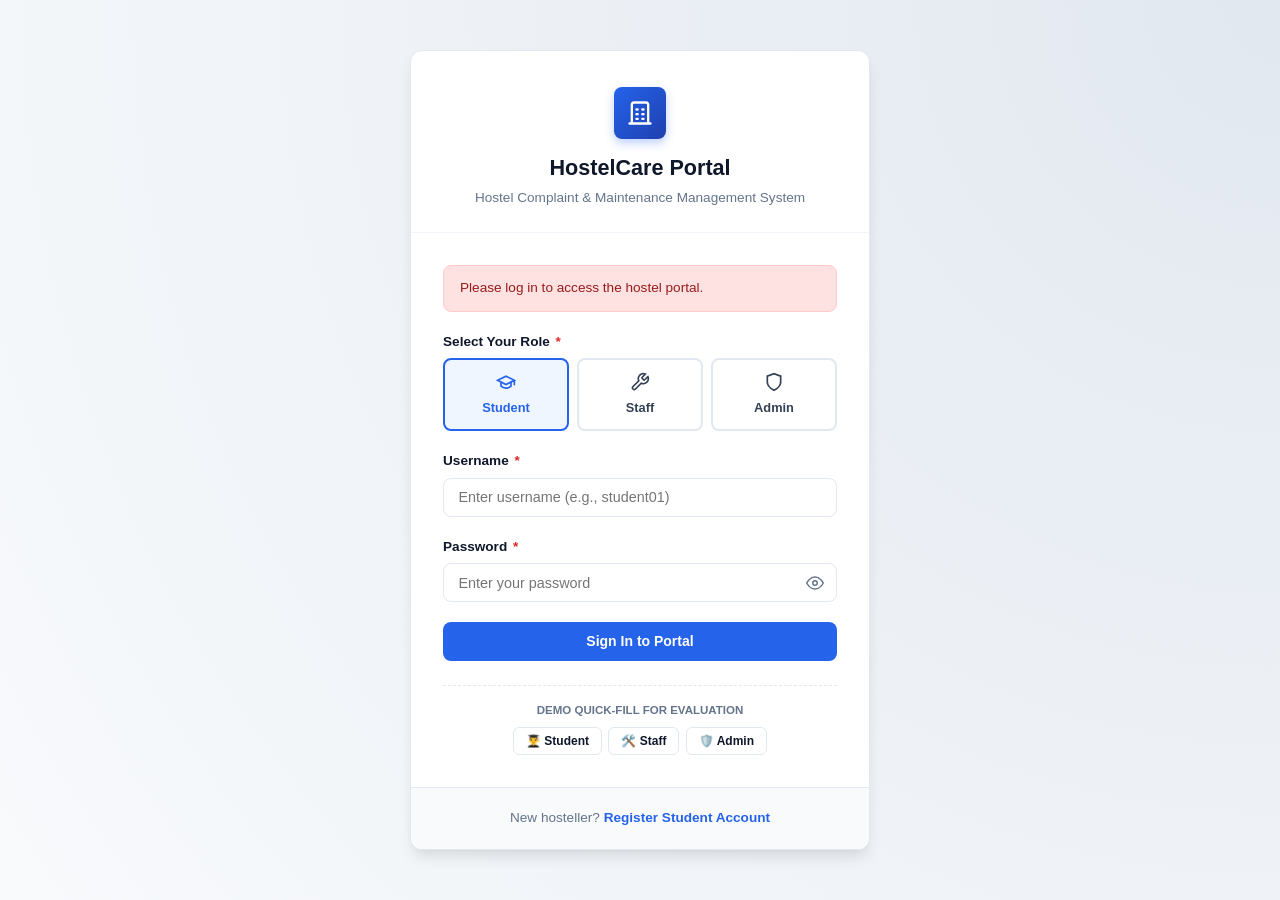
<file: frontend/staff/profile.html>
<!DOCTYPE html>
<html lang="en">
<head>
  <meta charset="UTF-8">
  <meta name="viewport" content="width=device-width, initial-scale=1.0">
  <title>Staff Profile - Hostel Complaint Management System</title>
  <link rel="stylesheet" href="../css/style.css">
  <link rel="stylesheet" href="../css/dashboard.css">
  <link rel="stylesheet" href="../css/forms.css">
  <link rel="stylesheet" href="../css/responsive.css">
</head>
<body>
  <div class="app-layout">
    <!-- Sidebar -->
    <aside class="sidebar">
      <div class="sidebar-header">
        <div class="sidebar-logo-icon" style="background: linear-gradient(135deg, #0284c7 0%, #0369a1 100%);">
          <svg width="22" height="22" viewBox="0 0 24 24" fill="none" stroke="currentColor" stroke-width="2">
            <path d="M14.7 6.3a1 1 0 0 0 0 1.4l1.6 1.6a1 1 0 0 0 1.4 0l3.77-3.77a6 6 0 0 1-7.94 7.94l-6.91 6.91a2.12 2.12 0 0 1-3-3l6.91-6.91a6 6 0 0 1 7.94-7.94l-3.76 3.76z"/>
          </svg>
        </div>
        <div class="sidebar-brand-text">
          <h2>HostelCare</h2>
          <span>Staff Portal</span>
        </div>
      </div>

      <nav class="sidebar-nav">
        <div class="nav-section-title">Navigation</div>
        <a href="dashboard.html" class="nav-link">
          <svg viewBox="0 0 24 24" fill="none" stroke="currentColor" stroke-width="2">
            <rect x="3" y="3" width="7" height="7"/>
            <rect x="14" y="3" width="7" height="7"/>
            <rect x="14" y="14" width="7" height="7"/>
            <rect x="3" y="14" width="7" height="7"/>
          </svg>
          <span>Dashboard</span>
        </a>

        <a href="complaints.html" class="nav-link">
          <svg viewBox="0 0 24 24" fill="none" stroke="currentColor" stroke-width="2">
            <path d="M9 11l3 3L22 4"/>
            <path d="M21 12v7a2 2 0 0 1-2 2H5a2 2 0 0 1-2-2V5a2 2 0 0 1 2-2h11"/>
          </svg>
          <span>Assigned Complaints</span>
        </a>

        <a href="profile.html" class="nav-link active">
          <svg viewBox="0 0 24 24" fill="none" stroke="currentColor" stroke-width="2">
            <path d="M20 21v-2a4 4 0 0 0-4-4H8a4 4 0 0 0-4 4v2"/>
            <circle cx="12" cy="7" r="4"/>
          </svg>
          <span>Staff Profile</span>
        </a>
      </nav>

      <div class="sidebar-footer">
        <div class="user-mini-card">
          <div class="user-avatar-circle js-user-avatar">ST</div>
          <div class="user-meta-info">
            <div class="user-meta-name js-user-name">Staff Member</div>
            <div class="user-meta-role js-user-extra">Dept: Electrical</div>
          </div>
        </div>
        <button class="btn-sidebar-logout" data-action="logout">
          <svg width="16" height="16" viewBox="0 0 24 24" fill="none" stroke="currentColor" stroke-width="2">
            <path d="M9 21H5a2 2 0 0 1-2-2V5a2 2 0 0 1 2-2h4"/>
            <polyline points="16 17 21 12 16 7"/>
            <line x1="21" y1="12" x2="9" y2="12"/>
          </svg>
          <span>Logout</span>
        </button>
      </div>
    </aside>

    <!-- Main Content -->
    <div class="main-wrapper">
      <header class="topbar">
        <div class="topbar-left">
          <button class="hamburger-btn" aria-label="Open Navigation">
            <svg width="22" height="22" viewBox="0 0 24 24" fill="none" stroke="currentColor" stroke-width="2">
              <line x1="3" y1="12" x2="21" y2="12"/>
              <line x1="3" y1="6" x2="21" y2="6"/>
              <line x1="3" y1="18" x2="21" y2="18"/>
            </svg>
          </button>
          <div class="page-heading-title">Maintenance Staff Profile</div>
        </div>
        <div class="topbar-right">
          <button class="btn btn-secondary btn-sm" data-action="logout">
            Logout
          </button>
        </div>
      </header>

      <main class="content-body" style="max-width: 900px; margin: 0 auto;">
        <div class="profile-grid">
          <!-- Left Card -->
          <div class="profile-avatar-card">
            <div class="profile-big-avatar js-user-avatar" style="background: linear-gradient(135deg, #0284c7 0%, #0369a1 100%);">ST</div>
            <h3 class="js-user-name" style="font-size: 1.15rem; font-weight: 700; margin-bottom: 0.25rem;">Staff Member</h3>
            <span class="badge badge-role-staff">Maintenance Staff</span>
            <div style="margin-top: 1.5rem; text-align: left; border-top: 1px solid var(--gray-light); padding-top: 1.25rem;">
              <div class="detail-label">Assigned Department</div>
              <div class="detail-value text-primary" id="profile-dept">Electrical</div>
            </div>
          </div>

          <!-- Right Card -->
          <div class="card" style="margin-bottom: 0;">
            <div class="card-header">
              <div class="card-title">Technician Profile & Employment Info</div>
            </div>
            <div class="card-body">
              <div class="detail-list">
                <div class="detail-item">
                  <div class="detail-label">Staff Employee ID</div>
                  <div class="detail-value text-primary" id="profile-id">—</div>
                </div>
                <div class="detail-item">
                  <div class="detail-label">Full Name</div>
                  <div class="detail-value" id="profile-name">—</div>
                </div>
                <div class="detail-item">
                  <div class="detail-label">Username</div>
                  <div class="detail-value" id="profile-username">—</div>
                </div>
                <div class="detail-item">
                  <div class="detail-label">Work Email</div>
                  <div class="detail-value" id="profile-email">—</div>
                </div>
                <div class="detail-item">
                  <div class="detail-label">Contact Phone</div>
                  <div class="detail-value" id="profile-phone">—</div>
                </div>
                <div class="detail-item">
                  <div class="detail-label">Role</div>
                  <div class="detail-value">MAINTENANCE_STAFF</div>
                </div>
              </div>

              <hr style="margin: 1.5rem 0; border: none; border-top: 1px solid var(--gray-light);" />

              <h4 style="font-size: 0.95rem; font-weight: 700; margin-bottom: 1rem;">Work Performance Metrics</h4>
              <div style="display: grid; grid-template-columns: repeat(3, 1fr); gap: 1rem; text-align: center;">
                <div style="background: #f8fafc; padding: 0.85rem; border-radius: 8px; border: 1px solid #e2e8f0;">
                  <div style="font-size: 1.4rem; font-weight: 700; color: var(--primary);" id="profile-assigned-total">0</div>
                  <div style="font-size: 0.75rem; color: var(--gray);">Total Assigned</div>
                </div>
                <div style="background: #f8fafc; padding: 0.85rem; border-radius: 8px; border: 1px solid #e2e8f0;">
                  <div style="font-size: 1.4rem; font-weight: 700; color: var(--warning);" id="profile-active-total">0</div>
                  <div style="font-size: 0.75rem; color: var(--gray);">Active Work Orders</div>
                </div>
                <div style="background: #f8fafc; padding: 0.85rem; border-radius: 8px; border: 1px solid #e2e8f0;">
                  <div style="font-size: 1.4rem; font-weight: 700; color: var(--success);" id="profile-resolved-total">0</div>
                  <div style="font-size: 0.75rem; color: var(--gray);">Resolved Jobs</div>
                </div>
              </div>

              <div class="mt-4" style="text-align: right;">
                <button class="btn btn-danger btn-sm" data-action="logout">
                  Sign Out
                </button>
              </div>
            </div>
          </div>
        </div>
      </main>
    </div>
  </div>

  <script src="../js/api.js"></script>
  <script src="../js/data.js"></script>
  <script src="../js/auth.js"></script>
  <script src="../js/complaints.js"></script>
  <script src="../js/ui.js"></script>
  <script src="../js/app.js"></script>
  <script src="../js/staff.js"></script>
  <script>
    document.addEventListener('DOMContentLoaded', () => {
      StaffApp.initProfile();
    });
  </script>
</body>
</html>
</file>
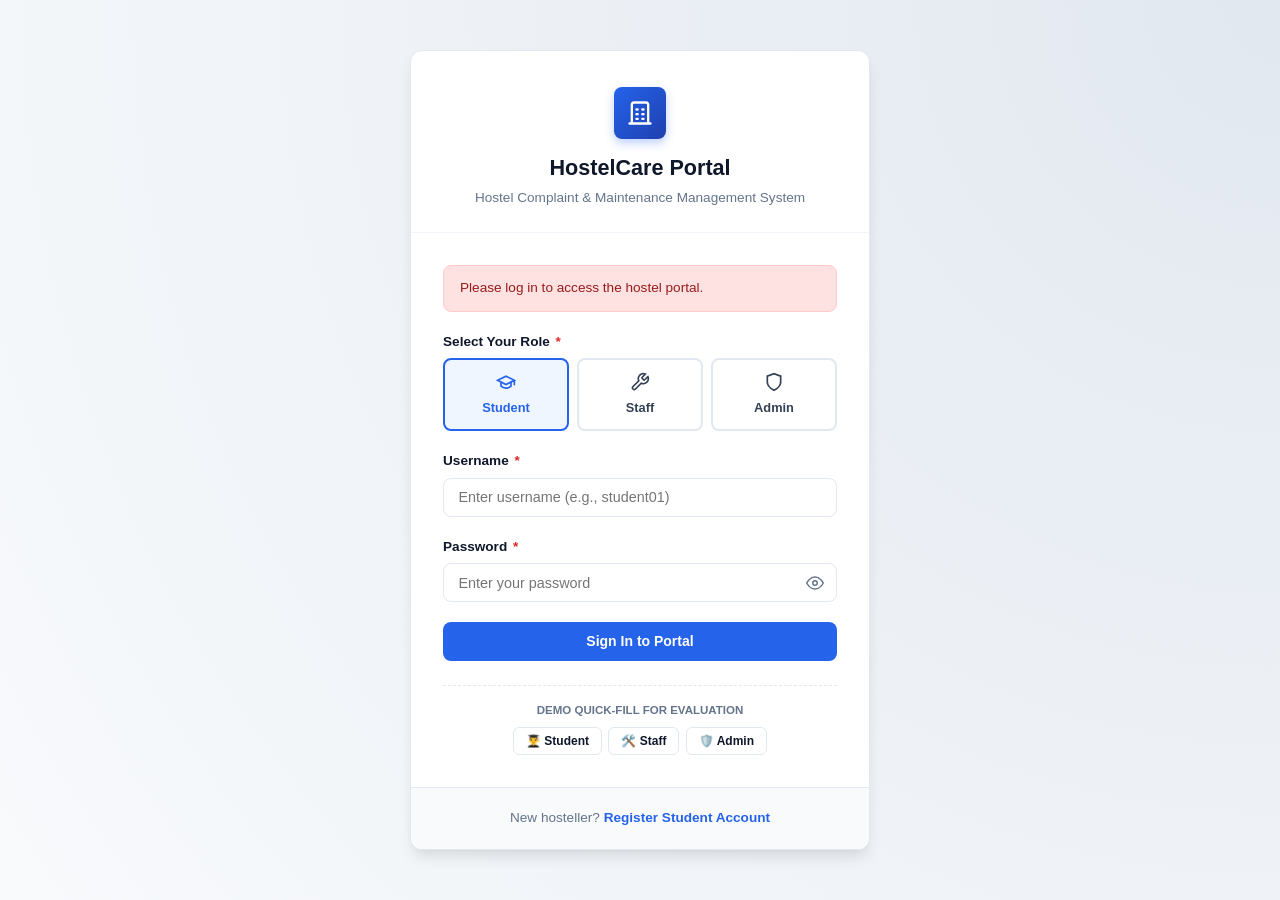
<file: frontend/student/complaints.html>
<!DOCTYPE html>
<html lang="en">
<head>
  <meta charset="UTF-8">
  <meta name="viewport" content="width=device-width, initial-scale=1.0">
  <title>My Complaints - Hostel Complaint Management System</title>
  <link rel="stylesheet" href="../css/style.css">
  <link rel="stylesheet" href="../css/dashboard.css">
  <link rel="stylesheet" href="../css/forms.css">
  <link rel="stylesheet" href="../css/responsive.css">
</head>
<body>
  <div class="app-layout">
    <!-- Sidebar -->
    <aside class="sidebar">
      <div class="sidebar-header">
        <div class="sidebar-logo-icon">
          <svg width="22" height="22" viewBox="0 0 24 24" fill="none" stroke="currentColor" stroke-width="2">
            <path d="M3 21h18M5 21V5a2 2 0 0 1 2-2h10a2 2 0 0 1 2 2v16M9 9h1M9 13h1M9 17h1M14 9h1M14 13h1M14 17h1"/>
          </svg>
        </div>
        <div class="sidebar-brand-text">
          <h2>HostelCare</h2>
          <span>Student Portal</span>
        </div>
      </div>

      <nav class="sidebar-nav">
        <div class="nav-section-title">Navigation</div>
        <a href="dashboard.html" class="nav-link">
          <svg viewBox="0 0 24 24" fill="none" stroke="currentColor" stroke-width="2">
            <rect x="3" y="3" width="7" height="7"/>
            <rect x="14" y="3" width="7" height="7"/>
            <rect x="14" y="14" width="7" height="7"/>
            <rect x="3" y="14" width="7" height="7"/>
          </svg>
          <span>Dashboard</span>
        </a>

        <a href="complaints.html" class="nav-link active">
          <svg viewBox="0 0 24 24" fill="none" stroke="currentColor" stroke-width="2">
            <path d="M14 2H6a2 2 0 0 0-2 2v16a2 2 0 0 0 2 2h12a2 2 0 0 0 2-2V8z"/>
            <polyline points="14 2 14 8 20 8"/>
            <line x1="16" y1="13" x2="8" y2="13"/>
            <line x1="16" y1="17" x2="8" y2="17"/>
            <polyline points="10 9 9 9 8 9"/>
          </svg>
          <span>My Complaints</span>
        </a>

        <a href="create-complaint.html" class="nav-link">
          <svg viewBox="0 0 24 24" fill="none" stroke="currentColor" stroke-width="2">
            <circle cx="12" cy="12" r="10"/>
            <line x1="12" y1="8" x2="12" y2="16"/>
            <line x1="8" y1="12" x2="16" y2="12"/>
          </svg>
          <span>Create Complaint</span>
        </a>

        <a href="profile.html" class="nav-link">
          <svg viewBox="0 0 24 24" fill="none" stroke="currentColor" stroke-width="2">
            <path d="M20 21v-2a4 4 0 0 0-4-4H8a4 4 0 0 0-4 4v2"/>
            <circle cx="12" cy="7" r="4"/>
          </svg>
          <span>Profile</span>
        </a>
      </nav>

      <div class="sidebar-footer">
        <div class="user-mini-card">
          <div class="user-avatar-circle js-user-avatar">S</div>
          <div class="user-meta-info">
            <div class="user-meta-name js-user-name">Student User</div>
            <div class="user-meta-role js-user-extra">Room: B-204</div>
          </div>
        </div>
        <button class="btn-sidebar-logout" data-action="logout">
          <svg width="16" height="16" viewBox="0 0 24 24" fill="none" stroke="currentColor" stroke-width="2">
            <path d="M9 21H5a2 2 0 0 1-2-2V5a2 2 0 0 1 2-2h4"/>
            <polyline points="16 17 21 12 16 7"/>
            <line x1="21" y1="12" x2="9" y2="12"/>
          </svg>
          <span>Logout</span>
        </button>
      </div>
    </aside>

    <!-- Main Content -->
    <div class="main-wrapper">
      <header class="topbar">
        <div class="topbar-left">
          <button class="hamburger-btn" aria-label="Open Navigation">
            <svg width="22" height="22" viewBox="0 0 24 24" fill="none" stroke="currentColor" stroke-width="2">
              <line x1="3" y1="12" x2="21" y2="12"/>
              <line x1="3" y1="6" x2="21" y2="6"/>
              <line x1="3" y1="18" x2="21" y2="18"/>
            </svg>
          </button>
          <div class="page-heading-title">My Registered Complaints</div>
        </div>

        <div class="topbar-right">
          <a href="create-complaint.html" class="btn btn-primary btn-sm">
            + New Complaint
          </a>
        </div>
      </header>

      <main class="content-body">
        <!-- Filter Toolbar -->
        <div class="filter-toolbar">
          <div class="filter-group">
            <div class="search-input-wrapper">
              <svg class="search-icon" width="16" height="16" viewBox="0 0 24 24" fill="none" stroke="currentColor" stroke-width="2">
                <circle cx="11" cy="11" r="8"/>
                <line x1="21" y1="21" x2="16.65" y2="16.65"/>
              </svg>
              <input type="text" id="filter-search" class="form-control" placeholder="Search by ID or description...">
            </div>

            <select id="filter-status" class="form-control" style="width: auto;">
              <option value="ALL">All Statuses</option>
              <option value="PENDING">Pending</option>
              <option value="ASSIGNED">Assigned</option>
              <option value="IN_PROGRESS">In Progress</option>
              <option value="RESOLVED">Resolved</option>
            </select>

            <select id="filter-priority" class="form-control" style="width: auto;">
              <option value="ALL">All Priorities</option>
              <option value="LOW">Low</option>
              <option value="MEDIUM">Medium</option>
              <option value="HIGH">High</option>
            </select>

            <select id="filter-category" class="form-control" style="width: auto;">
              <option value="ALL">All Categories</option>
              <option value="Electrical">Electrical</option>
              <option value="Plumbing">Plumbing</option>
              <option value="Cleaning">Cleaning</option>
              <option value="Furniture">Furniture</option>
              <option value="Internet">Internet</option>
              <option value="Water">Water</option>
              <option value="Other">Other</option>
            </select>
          </div>

          <div class="d-flex align-center gap-2">
            <span id="complaints-count" class="text-muted" style="font-size: 0.82rem;"></span>
            <button id="btn-reset-filters" class="btn btn-secondary btn-sm" title="Clear filters">
              Reset Filters
            </button>
          </div>
        </div>

        <!-- Complaints Table Card -->
        <div class="card">
          <div class="table-responsive">
            <table class="data-table">
              <thead>
                <tr>
                  <th>Complaint ID</th>
                  <th>Category</th>
                  <th>Room</th>
                  <th>Priority</th>
                  <th>Status</th>
                  <th>Assigned Staff</th>
                  <th>Remarks</th>
                  <th>Action</th>
                </tr>
              </thead>
              <tbody id="complaints-table-tbody">
                <!-- Loaded dynamically by student.js -->
              </tbody>
            </table>
          </div>
        </div>
      </main>
    </div>
  </div>

  <!-- Complaint Detail Modal -->
  <div class="modal-overlay" id="complaint-detail-modal">
    <div class="modal-container">
      <div class="modal-header">
        <h3 class="modal-title">Complaint Status Tracking</h3>
        <button class="modal-close-btn" data-close-modal aria-label="Close modal">&times;</button>
      </div>
      <div class="modal-body" id="complaint-detail-body">
        <!-- Rendered by student.js with timeline -->
      </div>
      <div class="modal-footer">
        <button type="button" class="btn btn-secondary" data-close-modal>Close</button>
      </div>
    </div>
  </div>

  <script src="../js/api.js"></script>
  <script src="../js/data.js"></script>
  <script src="../js/auth.js"></script>
  <script src="../js/complaints.js"></script>
  <script src="../js/ui.js"></script>
  <script src="../js/app.js"></script>
  <script src="../js/student.js"></script>
  <script>
    document.addEventListener('DOMContentLoaded', () => {
      StudentApp.initComplaintsPage();
    });
  </script>
</body>
</html>
</file>
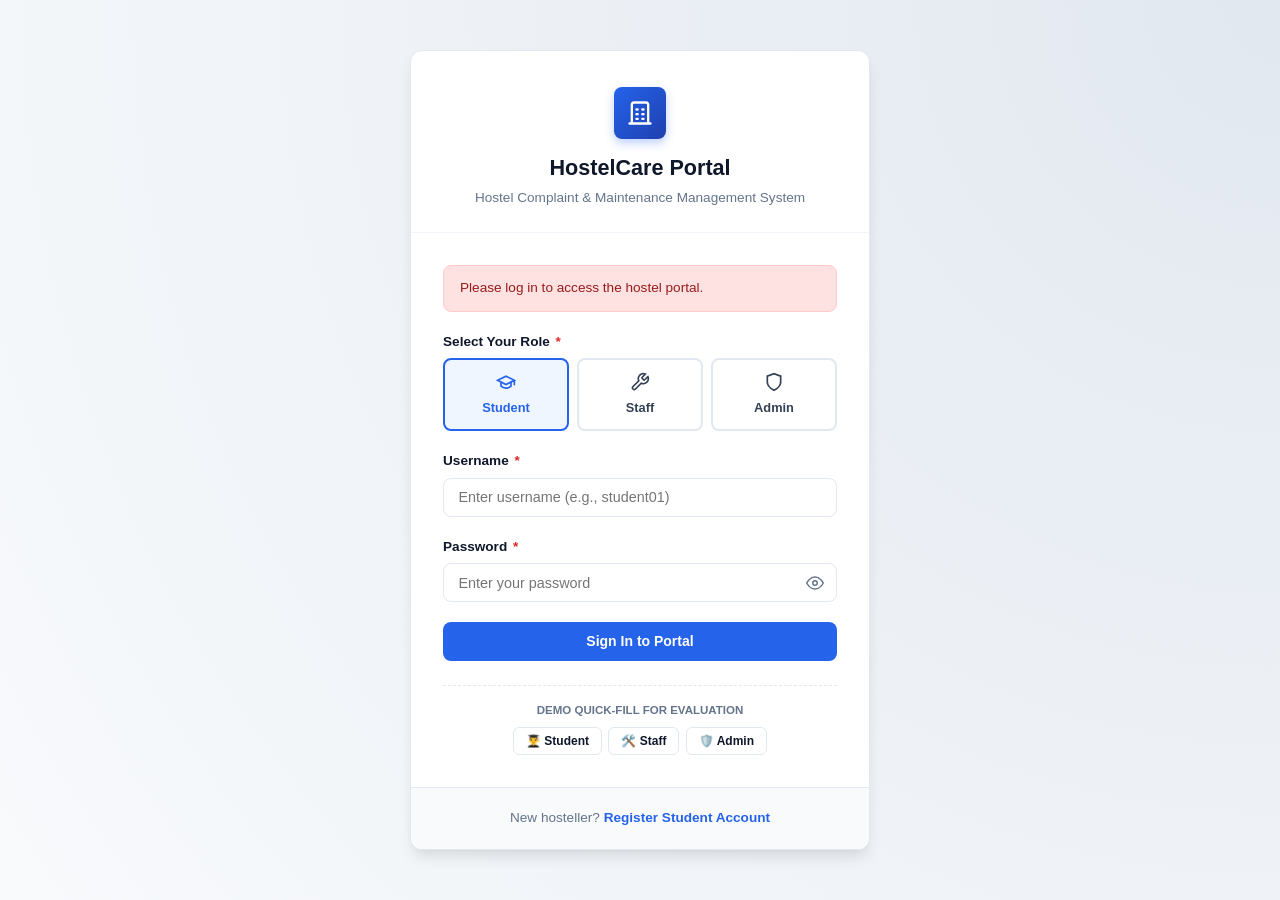
<file: frontend/student/create-complaint.html>
<!DOCTYPE html>
<html lang="en">
<head>
  <meta charset="UTF-8">
  <meta name="viewport" content="width=device-width, initial-scale=1.0">
  <title>Create Complaint - Hostel Complaint Management System</title>
  <link rel="stylesheet" href="../css/style.css">
  <link rel="stylesheet" href="../css/dashboard.css">
  <link rel="stylesheet" href="../css/forms.css">
  <link rel="stylesheet" href="../css/responsive.css">
</head>
<body>
  <div class="app-layout">
    <!-- Sidebar -->
    <aside class="sidebar">
      <div class="sidebar-header">
        <div class="sidebar-logo-icon">
          <svg width="22" height="22" viewBox="0 0 24 24" fill="none" stroke="currentColor" stroke-width="2">
            <path d="M3 21h18M5 21V5a2 2 0 0 1 2-2h10a2 2 0 0 1 2 2v16M9 9h1M9 13h1M9 17h1M14 9h1M14 13h1M14 17h1"/>
          </svg>
        </div>
        <div class="sidebar-brand-text">
          <h2>HostelCare</h2>
          <span>Student Portal</span>
        </div>
      </div>

      <nav class="sidebar-nav">
        <div class="nav-section-title">Navigation</div>
        <a href="dashboard.html" class="nav-link">
          <svg viewBox="0 0 24 24" fill="none" stroke="currentColor" stroke-width="2">
            <rect x="3" y="3" width="7" height="7"/>
            <rect x="14" y="3" width="7" height="7"/>
            <rect x="14" y="14" width="7" height="7"/>
            <rect x="3" y="14" width="7" height="7"/>
          </svg>
          <span>Dashboard</span>
        </a>

        <a href="complaints.html" class="nav-link">
          <svg viewBox="0 0 24 24" fill="none" stroke="currentColor" stroke-width="2">
            <path d="M14 2H6a2 2 0 0 0-2 2v16a2 2 0 0 0 2 2h12a2 2 0 0 0 2-2V8z"/>
            <polyline points="14 2 14 8 20 8"/>
            <line x1="16" y1="13" x2="8" y2="13"/>
            <line x1="16" y1="17" x2="8" y2="17"/>
            <polyline points="10 9 9 9 8 9"/>
          </svg>
          <span>My Complaints</span>
        </a>

        <a href="create-complaint.html" class="nav-link active">
          <svg viewBox="0 0 24 24" fill="none" stroke="currentColor" stroke-width="2">
            <circle cx="12" cy="12" r="10"/>
            <line x1="12" y1="8" x2="12" y2="16"/>
            <line x1="8" y1="12" x2="16" y2="12"/>
          </svg>
          <span>Create Complaint</span>
        </a>

        <a href="profile.html" class="nav-link">
          <svg viewBox="0 0 24 24" fill="none" stroke="currentColor" stroke-width="2">
            <path d="M20 21v-2a4 4 0 0 0-4-4H8a4 4 0 0 0-4 4v2"/>
            <circle cx="12" cy="7" r="4"/>
          </svg>
          <span>Profile</span>
        </a>
      </nav>

      <div class="sidebar-footer">
        <div class="user-mini-card">
          <div class="user-avatar-circle js-user-avatar">S</div>
          <div class="user-meta-info">
            <div class="user-meta-name js-user-name">Student User</div>
            <div class="user-meta-role js-user-extra">Room: B-204</div>
          </div>
        </div>
        <button class="btn-sidebar-logout" data-action="logout">
          <svg width="16" height="16" viewBox="0 0 24 24" fill="none" stroke="currentColor" stroke-width="2">
            <path d="M9 21H5a2 2 0 0 1-2-2V5a2 2 0 0 1 2-2h4"/>
            <polyline points="16 17 21 12 16 7"/>
            <line x1="21" y1="12" x2="9" y2="12"/>
          </svg>
          <span>Logout</span>
        </button>
      </div>
    </aside>

    <!-- Main Content -->
    <div class="main-wrapper">
      <header class="topbar">
        <div class="topbar-left">
          <button class="hamburger-btn" aria-label="Open Navigation">
            <svg width="22" height="22" viewBox="0 0 24 24" fill="none" stroke="currentColor" stroke-width="2">
              <line x1="3" y1="12" x2="21" y2="12"/>
              <line x1="3" y1="6" x2="21" y2="6"/>
              <line x1="3" y1="18" x2="21" y2="18"/>
            </svg>
          </button>
          <div class="page-heading-title">File Maintenance Request</div>
        </div>
      </header>

      <main class="content-body" style="max-width: 800px; margin: 0 auto;">
        <div class="card">
          <div class="card-header">
            <div class="card-title">
              <svg width="20" height="20" viewBox="0 0 24 24" fill="none" stroke="currentColor" stroke-width="2">
                <path d="M11 4H4a2 2 0 0 0-2 2v14a2 2 0 0 0 2 2h14a2 2 0 0 0 2-2v-7"/>
                <path d="M18.5 2.5a2.121 2.121 0 0 1 3 3L12 15l-4 1 1-4 9.5-9.5z"/>
              </svg>
              <span>Hostel Complaint Registration Form</span>
            </div>
            <span class="badge badge-status-pending">New Request</span>
          </div>

          <div class="card-body">
            <form id="create-complaint-form" novalidate>
              <div class="form-row">
                <!-- Complaint ID (Auto-generated) -->
                <div class="form-group">
                  <label class="form-label" for="complaint-id-preview">Complaint ID</label>
                  <input type="text" id="complaint-id-preview" class="form-control" value="Auto-generated upon submission" readonly>
                  <div class="form-hint">Generated automatically by system (e.g. C008).</div>
                </div>

                <!-- Room Number -->
                <div class="form-group">
                  <label class="form-label" for="complaint-room">Room Number <span class="required">*</span></label>
                  <input type="text" id="complaint-room" class="form-control" placeholder="e.g. B-204" required>
                  <div class="form-hint">Specify exact room or corridor location.</div>
                </div>
              </div>

              <div class="form-row">
                <!-- Category Dropdown -->
                <div class="form-group">
                  <label class="form-label" for="complaint-category">Issue Category <span class="required">*</span></label>
                  <select id="complaint-category" class="form-control" required>
                    <option value="">-- Choose Category --</option>
                    <option value="Electrical">Electrical (Fan, Light, Switchboard, AC)</option>
                    <option value="Plumbing">Plumbing (Tap, Leakage, Drainage, Flush)</option>
                    <option value="Cleaning">Cleaning (Room, Washroom, Corridor)</option>
                    <option value="Furniture">Furniture (Bed, Study Table, Chair, Cupboard)</option>
                    <option value="Internet">Internet (Wi-Fi, LAN, Port)</option>
                    <option value="Water">Water (Geyser, Drinking Water, Supply)</option>
                    <option value="Other">Other Miscellaneous Issue</option>
                  </select>
                </div>

                <!-- Priority Dropdown -->
                <div class="form-group">
                  <label class="form-label" for="complaint-priority">Severity / Priority <span class="required">*</span></label>
                  <select id="complaint-priority" class="form-control" required>
                    <option value="">-- Select Priority --</option>
                    <option value="LOW">Low (Minor inconvenience / Routine)</option>
                    <option value="MEDIUM" selected>Medium (Standard repair / Needed soon)</option>
                    <option value="HIGH">High (Urgent / Sparks / Flooding / Safety)</option>
                  </select>
                </div>
              </div>

              <!-- Problem Description -->
              <div class="form-group">
                <label class="form-label" for="complaint-description">Problem Description <span class="required">*</span></label>
                <textarea id="complaint-description" class="form-control" rows="4" placeholder="Clearly describe the problem, symptom, and when it started occurring..." required></textarea>
                <div class="form-hint">Provide detailed information to assist maintenance technicians.</div>
              </div>

              <!-- Action Buttons -->
              <div class="d-flex justify-between align-center mt-4">
                <button type="button" class="btn btn-secondary" id="btn-clear-form">
                  Clear Form
                </button>
                <button type="submit" class="btn btn-primary" id="btn-submit-complaint">
                  Submit Complaint
                </button>
              </div>
            </form>
          </div>
        </div>
      </main>
    </div>
  </div>

  <script src="../js/api.js"></script>
  <script src="../js/data.js"></script>
  <script src="../js/auth.js"></script>
  <script src="../js/complaints.js"></script>
  <script src="../js/ui.js"></script>
  <script src="../js/app.js"></script>
  <script src="../js/student.js"></script>
  <script>
    document.addEventListener('DOMContentLoaded', () => {
      StudentApp.initCreateComplaint();
    });
  </script>
</body>
</html>
</file>
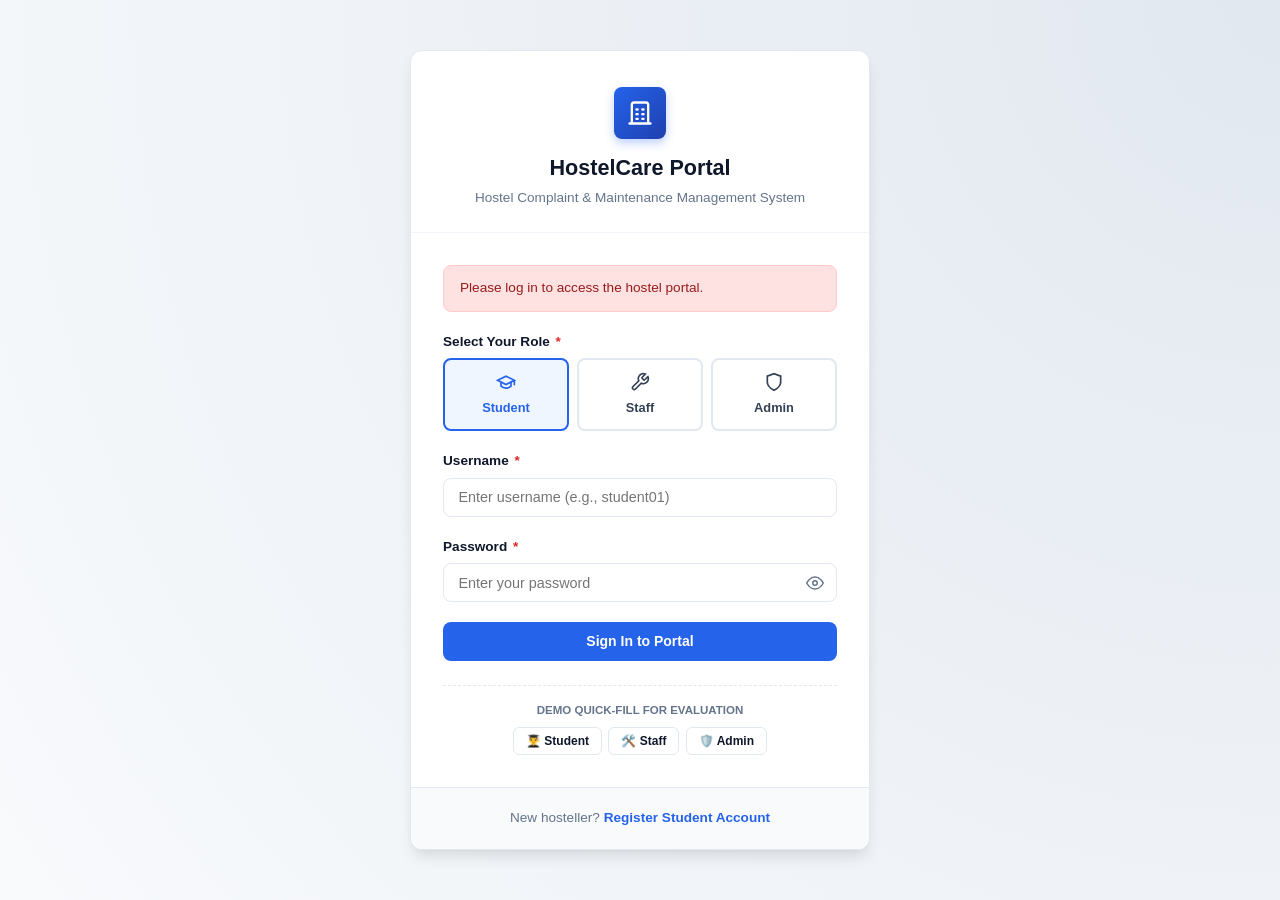
<file: frontend/student/dashboard.html>
<!DOCTYPE html>
<html lang="en">
<head>
  <meta charset="UTF-8">
  <meta name="viewport" content="width=device-width, initial-scale=1.0">
  <title>Student Dashboard - Hostel Complaint Management System</title>
  <link rel="stylesheet" href="../css/style.css">
  <link rel="stylesheet" href="../css/dashboard.css">
  <link rel="stylesheet" href="../css/forms.css">
  <link rel="stylesheet" href="../css/responsive.css">
</head>
<body>
  <div class="app-layout">
    <!-- Sidebar -->
    <aside class="sidebar">
      <div class="sidebar-header">
        <div class="sidebar-logo-icon">
          <svg width="22" height="22" viewBox="0 0 24 24" fill="none" stroke="currentColor" stroke-width="2">
            <path d="M3 21h18M5 21V5a2 2 0 0 1 2-2h10a2 2 0 0 1 2 2v16M9 9h1M9 13h1M9 17h1M14 9h1M14 13h1M14 17h1"/>
          </svg>
        </div>
        <div class="sidebar-brand-text">
          <h2>HostelCare</h2>
          <span>Student Portal</span>
        </div>
      </div>

      <nav class="sidebar-nav">
        <div class="nav-section-title">Navigation</div>
        <a href="dashboard.html" class="nav-link active">
          <svg viewBox="0 0 24 24" fill="none" stroke="currentColor" stroke-width="2">
            <rect x="3" y="3" width="7" height="7"/>
            <rect x="14" y="3" width="7" height="7"/>
            <rect x="14" y="14" width="7" height="7"/>
            <rect x="3" y="14" width="7" height="7"/>
          </svg>
          <span>Dashboard</span>
        </a>

        <a href="complaints.html" class="nav-link">
          <svg viewBox="0 0 24 24" fill="none" stroke="currentColor" stroke-width="2">
            <path d="M14 2H6a2 2 0 0 0-2 2v16a2 2 0 0 0 2 2h12a2 2 0 0 0 2-2V8z"/>
            <polyline points="14 2 14 8 20 8"/>
            <line x1="16" y1="13" x2="8" y2="13"/>
            <line x1="16" y1="17" x2="8" y2="17"/>
            <polyline points="10 9 9 9 8 9"/>
          </svg>
          <span>My Complaints</span>
        </a>

        <a href="create-complaint.html" class="nav-link">
          <svg viewBox="0 0 24 24" fill="none" stroke="currentColor" stroke-width="2">
            <circle cx="12" cy="12" r="10"/>
            <line x1="12" y1="8" x2="12" y2="16"/>
            <line x1="8" y1="12" x2="16" y2="12"/>
          </svg>
          <span>Create Complaint</span>
        </a>

        <a href="profile.html" class="nav-link">
          <svg viewBox="0 0 24 24" fill="none" stroke="currentColor" stroke-width="2">
            <path d="M20 21v-2a4 4 0 0 0-4-4H8a4 4 0 0 0-4 4v2"/>
            <circle cx="12" cy="7" r="4"/>
          </svg>
          <span>Profile</span>
        </a>
      </nav>

      <div class="sidebar-footer">
        <div class="user-mini-card">
          <div class="user-avatar-circle js-user-avatar">S</div>
          <div class="user-meta-info">
            <div class="user-meta-name js-user-name">Student User</div>
            <div class="user-meta-role js-user-extra">Room: B-204</div>
          </div>
        </div>
        <button class="btn-sidebar-logout" data-action="logout">
          <svg width="16" height="16" viewBox="0 0 24 24" fill="none" stroke="currentColor" stroke-width="2">
            <path d="M9 21H5a2 2 0 0 1-2-2V5a2 2 0 0 1 2-2h4"/>
            <polyline points="16 17 21 12 16 7"/>
            <line x1="21" y1="12" x2="9" y2="12"/>
          </svg>
          <span>Logout</span>
        </button>
      </div>
    </aside>

    <!-- Main Wrapper -->
    <div class="main-wrapper">
      <!-- Topbar -->
      <header class="topbar">
        <div class="topbar-left">
          <button class="hamburger-btn" aria-label="Open Navigation">
            <svg width="22" height="22" viewBox="0 0 24 24" fill="none" stroke="currentColor" stroke-width="2">
              <line x1="3" y1="12" x2="21" y2="12"/>
              <line x1="3" y1="6" x2="21" y2="6"/>
              <line x1="3" y1="18" x2="21" y2="18"/>
            </svg>
          </button>
          <div class="page-heading-title">Student Dashboard</div>
        </div>

        <div class="topbar-right">
          <div class="current-date-badge">
            <svg width="15" height="15" viewBox="0 0 24 24" fill="none" stroke="currentColor" stroke-width="2">
              <rect x="3" y="4" width="18" height="18" rx="2" ry="2"/>
              <line x1="16" y1="2" x2="16" y2="6"/>
              <line x1="8" y1="2" x2="8" y2="6"/>
              <line x1="3" y1="10" x2="21" y2="10"/>
            </svg>
            <span class="js-current-date">Today</span>
          </div>
          <span class="badge badge-role-student">Student</span>
          <button class="btn btn-secondary btn-sm" data-action="logout">
            Logout
          </button>
        </div>
      </header>

      <!-- Content Body -->
      <main class="content-body">
        <!-- Welcome Banner -->
        <div class="welcome-banner">
          <div>
            <h1>Welcome, <span class="js-user-name">Student</span> 👋</h1>
            <p>Monitor your room maintenance requests and track live resolution updates here.</p>
          </div>
          <a href="create-complaint.html" class="btn btn-secondary" style="color: var(--primary); font-weight: 700; white-space: nowrap;">
            + File New Complaint
          </a>
        </div>

        <!-- Statistics Grid -->
        <div class="stats-grid">
          <div class="stat-card">
            <div class="stat-icon-wrapper stat-icon-primary">
              <svg width="24" height="24" viewBox="0 0 24 24" fill="none" stroke="currentColor" stroke-width="2">
                <path d="M14 2H6a2 2 0 0 0-2 2v16a2 2 0 0 0 2 2h12a2 2 0 0 0 2-2V8z"/>
              </svg>
            </div>
            <div class="stat-details">
              <div class="stat-value" id="stat-total">0</div>
              <div class="stat-label">Total Complaints</div>
            </div>
          </div>

          <div class="stat-card">
            <div class="stat-icon-wrapper stat-icon-warning">
              <svg width="24" height="24" viewBox="0 0 24 24" fill="none" stroke="currentColor" stroke-width="2">
                <circle cx="12" cy="12" r="10"/>
                <line x1="12" y1="8" x2="12" y2="12"/>
                <line x1="12" y1="16" x2="12.01" y2="16"/>
              </svg>
            </div>
            <div class="stat-details">
              <div class="stat-value" id="stat-pending">0</div>
              <div class="stat-label">Pending Review</div>
            </div>
          </div>

          <div class="stat-card">
            <div class="stat-icon-wrapper stat-icon-orange">
              <svg width="24" height="24" viewBox="0 0 24 24" fill="none" stroke="currentColor" stroke-width="2">
                <polyline points="23 4 23 10 17 10"/>
                <path d="M20.49 15a9 9 0 1 1-2.12-9.36L23 10"/>
              </svg>
            </div>
            <div class="stat-details">
              <div class="stat-value" id="stat-progress">0</div>
              <div class="stat-label">In Progress / Assigned</div>
            </div>
          </div>

          <div class="stat-card">
            <div class="stat-icon-wrapper stat-icon-success">
              <svg width="24" height="24" viewBox="0 0 24 24" fill="none" stroke="currentColor" stroke-width="2">
                <path d="M22 11.08V12a10 10 0 1 1-5.93-9.14"/>
                <polyline points="22 4 12 14.01 9 11.01"/>
              </svg>
            </div>
            <div class="stat-details">
              <div class="stat-value" id="stat-resolved">0</div>
              <div class="stat-label">Resolved</div>
            </div>
          </div>
        </div>

        <div style="display: grid; grid-template-columns: 2fr 1fr; gap: 1.5rem; align-items: start;">
          <!-- Recent Complaints Card -->
          <div class="card" style="margin-bottom: 0;">
            <div class="card-header">
              <div class="card-title">
                <svg width="20" height="20" viewBox="0 0 24 24" fill="none" stroke="currentColor" stroke-width="2">
                  <circle cx="12" cy="12" r="10"/>
                  <polyline points="12 6 12 12 16 14"/>
                </svg>
                <span>Recent Complaints</span>
              </div>
              <a href="complaints.html" class="btn btn-secondary btn-sm">View All &rarr;</a>
            </div>
            <div class="table-responsive">
              <table class="data-table">
                <thead>
                  <tr>
                    <th>Complaint ID</th>
                    <th>Category</th>
                    <th>Priority</th>
                    <th>Status</th>
                    <th>Date</th>
                    <th>Action</th>
                  </tr>
                </thead>
                <tbody id="recent-complaints-tbody">
                  <!-- Populated by student.js -->
                </tbody>
              </table>
            </div>
          </div>

          <!-- Status Summary Progress Card -->
          <div class="card" style="margin-bottom: 0;">
            <div class="card-header">
              <div class="card-title">
                <svg width="20" height="20" viewBox="0 0 24 24" fill="none" stroke="currentColor" stroke-width="2">
                  <line x1="18" y1="20" x2="18" y2="10"/>
                  <line x1="12" y1="20" x2="12" y2="4"/>
                  <line x1="6" y1="20" x2="6" y2="14"/>
                </svg>
                <span>Status Breakdown</span>
              </div>
            </div>
            <div class="card-body">
              <div class="dist-item">
                <div class="dist-header">
                  <span>Pending</span>
                  <span id="count-pending">0</span>
                </div>
                <div class="dist-bar-bg">
                  <div id="bar-pending" class="dist-bar-fill dist-bar-pending" style="width: 0%;"></div>
                </div>
              </div>

              <div class="dist-item">
                <div class="dist-header">
                  <span>In Progress / Assigned</span>
                  <span id="count-progress">0</span>
                </div>
                <div class="dist-bar-bg">
                  <div id="bar-progress" class="dist-bar-fill dist-bar-progress" style="width: 0%;"></div>
                </div>
              </div>

              <div class="dist-item">
                <div class="dist-header">
                  <span>Resolved</span>
                  <span id="count-resolved">0</span>
                </div>
                <div class="dist-bar-bg">
                  <div id="bar-resolved" class="dist-bar-fill dist-bar-resolved" style="width: 0%;"></div>
                </div>
              </div>

              <div style="margin-top: 1.5rem; text-align: center;">
                <a href="create-complaint.html" class="btn btn-primary btn-sm" style="width: 100%;">
                  Submit New Request
                </a>
              </div>
            </div>
          </div>
        </div>
      </main>
    </div>
  </div>

  <!-- Complaint Detail Modal -->
  <div class="modal-overlay" id="complaint-detail-modal">
    <div class="modal-container">
      <div class="modal-header">
        <h3 class="modal-title">Complaint Status Tracking</h3>
        <button class="modal-close-btn" data-close-modal aria-label="Close modal">&times;</button>
      </div>
      <div class="modal-body" id="complaint-detail-body">
        <!-- Rendered by student.js with timeline -->
      </div>
      <div class="modal-footer">
        <button type="button" class="btn btn-secondary" data-close-modal>Close</button>
      </div>
    </div>
  </div>

  <script src="../js/api.js"></script>
  <script src="../js/data.js"></script>
  <script src="../js/auth.js"></script>
  <script src="../js/complaints.js"></script>
  <script src="../js/ui.js"></script>
  <script src="../js/app.js"></script>
  <script src="../js/student.js"></script>
  <script>
    document.addEventListener('DOMContentLoaded', () => {
      StudentApp.initDashboard();
    });
  </script>
</body>
</html>
</file>
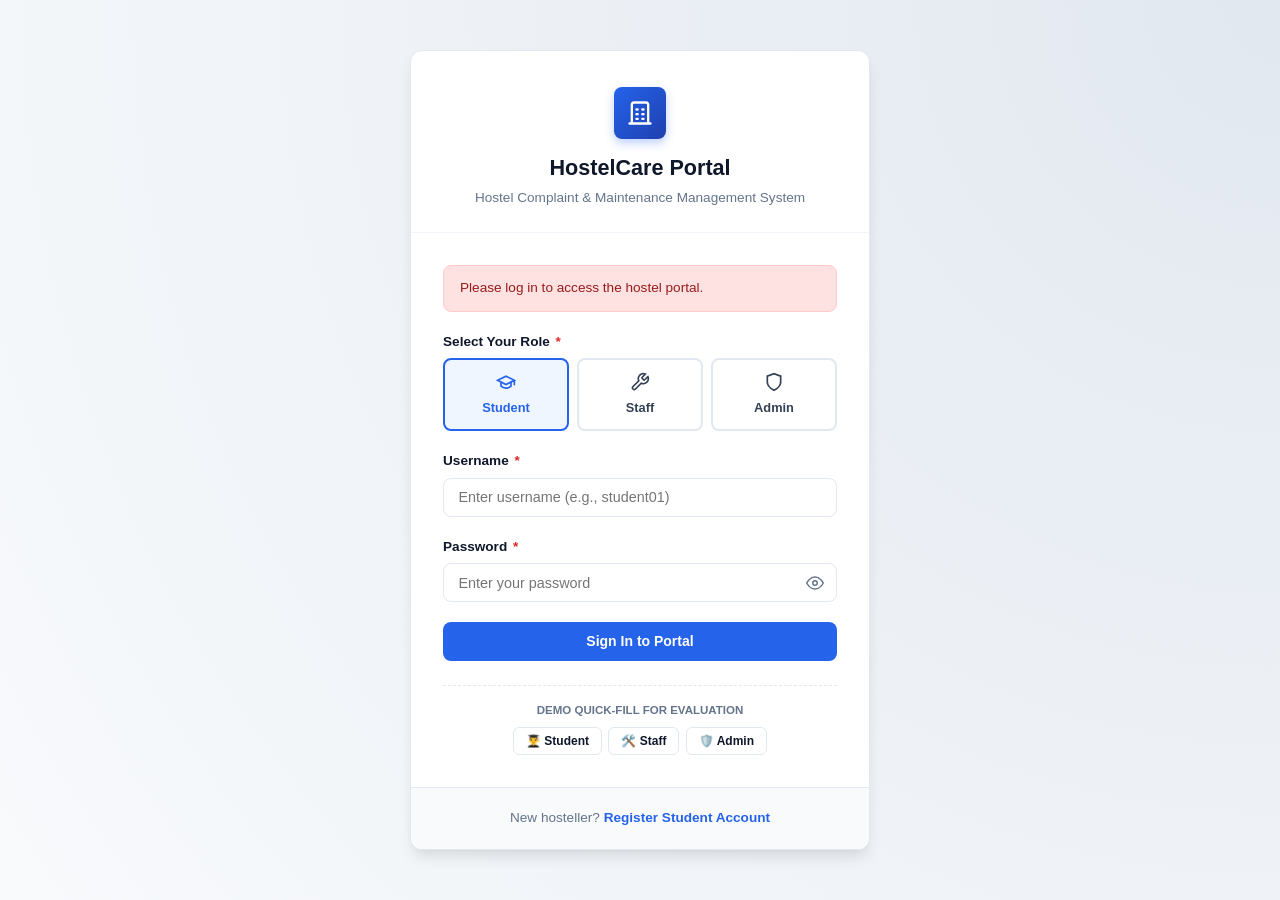
<file: frontend/student/profile.html>
<!DOCTYPE html>
<html lang="en">
<head>
  <meta charset="UTF-8">
  <meta name="viewport" content="width=device-width, initial-scale=1.0">
  <title>Student Profile - Hostel Complaint Management System</title>
  <link rel="stylesheet" href="../css/style.css">
  <link rel="stylesheet" href="../css/dashboard.css">
  <link rel="stylesheet" href="../css/forms.css">
  <link rel="stylesheet" href="../css/responsive.css">
</head>
<body>
  <div class="app-layout">
    <!-- Sidebar -->
    <aside class="sidebar">
      <div class="sidebar-header">
        <div class="sidebar-logo-icon">
          <svg width="22" height="22" viewBox="0 0 24 24" fill="none" stroke="currentColor" stroke-width="2">
            <path d="M3 21h18M5 21V5a2 2 0 0 1 2-2h10a2 2 0 0 1 2 2v16M9 9h1M9 13h1M9 17h1M14 9h1M14 13h1M14 17h1"/>
          </svg>
        </div>
        <div class="sidebar-brand-text">
          <h2>HostelCare</h2>
          <span>Student Portal</span>
        </div>
      </div>

      <nav class="sidebar-nav">
        <div class="nav-section-title">Navigation</div>
        <a href="dashboard.html" class="nav-link">
          <svg viewBox="0 0 24 24" fill="none" stroke="currentColor" stroke-width="2">
            <rect x="3" y="3" width="7" height="7"/>
            <rect x="14" y="3" width="7" height="7"/>
            <rect x="14" y="14" width="7" height="7"/>
            <rect x="3" y="14" width="7" height="7"/>
          </svg>
          <span>Dashboard</span>
        </a>

        <a href="complaints.html" class="nav-link">
          <svg viewBox="0 0 24 24" fill="none" stroke="currentColor" stroke-width="2">
            <path d="M14 2H6a2 2 0 0 0-2 2v16a2 2 0 0 0 2 2h12a2 2 0 0 0 2-2V8z"/>
            <polyline points="14 2 14 8 20 8"/>
            <line x1="16" y1="13" x2="8" y2="13"/>
            <line x1="16" y1="17" x2="8" y2="17"/>
            <polyline points="10 9 9 9 8 9"/>
          </svg>
          <span>My Complaints</span>
        </a>

        <a href="create-complaint.html" class="nav-link">
          <svg viewBox="0 0 24 24" fill="none" stroke="currentColor" stroke-width="2">
            <circle cx="12" cy="12" r="10"/>
            <line x1="12" y1="8" x2="12" y2="16"/>
            <line x1="8" y1="12" x2="16" y2="12"/>
          </svg>
          <span>Create Complaint</span>
        </a>

        <a href="profile.html" class="nav-link active">
          <svg viewBox="0 0 24 24" fill="none" stroke="currentColor" stroke-width="2">
            <path d="M20 21v-2a4 4 0 0 0-4-4H8a4 4 0 0 0-4 4v2"/>
            <circle cx="12" cy="7" r="4"/>
          </svg>
          <span>Profile</span>
        </a>
      </nav>

      <div class="sidebar-footer">
        <div class="user-mini-card">
          <div class="user-avatar-circle js-user-avatar">S</div>
          <div class="user-meta-info">
            <div class="user-meta-name js-user-name">Student User</div>
            <div class="user-meta-role js-user-extra">Room: B-204</div>
          </div>
        </div>
        <button class="btn-sidebar-logout" data-action="logout">
          <svg width="16" height="16" viewBox="0 0 24 24" fill="none" stroke="currentColor" stroke-width="2">
            <path d="M9 21H5a2 2 0 0 1-2-2V5a2 2 0 0 1 2-2h4"/>
            <polyline points="16 17 21 12 16 7"/>
            <line x1="21" y1="12" x2="9" y2="12"/>
          </svg>
          <span>Logout</span>
        </button>
      </div>
    </aside>

    <!-- Main Content -->
    <div class="main-wrapper">
      <header class="topbar">
        <div class="topbar-left">
          <button class="hamburger-btn" aria-label="Open Navigation">
            <svg width="22" height="22" viewBox="0 0 24 24" fill="none" stroke="currentColor" stroke-width="2">
              <line x1="3" y1="12" x2="21" y2="12"/>
              <line x1="3" y1="6" x2="21" y2="6"/>
              <line x1="3" y1="18" x2="21" y2="18"/>
            </svg>
          </button>
          <div class="page-heading-title">My Profile & Account</div>
        </div>
        <div class="topbar-right">
          <button class="btn btn-secondary btn-sm" data-action="logout">
            Logout
          </button>
        </div>
      </header>

      <main class="content-body" style="max-width: 900px; margin: 0 auto;">
        <div class="profile-grid">
          <!-- Left Avatar Card -->
          <div class="profile-avatar-card">
            <div class="profile-big-avatar js-user-avatar">S</div>
            <h3 class="js-user-name" style="font-size: 1.15rem; font-weight: 700; margin-bottom: 0.25rem;">Student User</h3>
            <span class="badge badge-role-student">Hostel Resident</span>
            <div style="margin-top: 1.5rem; text-align: left; border-top: 1px solid var(--gray-light); padding-top: 1.25rem;">
              <div class="detail-label">Assigned Room</div>
              <div class="detail-value text-primary" id="profile-room">B-204</div>
            </div>
          </div>

          <!-- Right Details Card -->
          <div class="card" style="margin-bottom: 0;">
            <div class="card-header">
              <div class="card-title">Resident Account Details</div>
            </div>
            <div class="card-body">
              <div class="detail-list">
                <div class="detail-item">
                  <div class="detail-label">Student ID</div>
                  <div class="detail-value text-primary" id="profile-id">—</div>
                </div>
                <div class="detail-item">
                  <div class="detail-label">Full Name</div>
                  <div class="detail-value" id="profile-name">—</div>
                </div>
                <div class="detail-item">
                  <div class="detail-label">Login Username</div>
                  <div class="detail-value" id="profile-username">—</div>
                </div>
                <div class="detail-item">
                  <div class="detail-label">Hostel Email</div>
                  <div class="detail-value" id="profile-email">—</div>
                </div>
                <div class="detail-item">
                  <div class="detail-label">Contact Phone</div>
                  <div class="detail-value" id="profile-phone">—</div>
                </div>
                <div class="detail-item">
                  <div class="detail-label">Account Role</div>
                  <div class="detail-value">STUDENT</div>
                </div>
              </div>

              <hr style="margin: 1.5rem 0; border: none; border-top: 1px solid var(--gray-light);" />

              <h4 style="font-size: 0.95rem; font-weight: 700; margin-bottom: 1rem;">Maintenance Activity Summary</h4>
              <div style="display: grid; grid-template-columns: repeat(3, 1fr); gap: 1rem; text-align: center;">
                <div style="background: #f8fafc; padding: 0.85rem; border-radius: 8px; border: 1px solid #e2e8f0;">
                  <div style="font-size: 1.4rem; font-weight: 700; color: var(--primary);" id="profile-total-complaints">0</div>
                  <div style="font-size: 0.75rem; color: var(--gray);">Total Filed</div>
                </div>
                <div style="background: #f8fafc; padding: 0.85rem; border-radius: 8px; border: 1px solid #e2e8f0;">
                  <div style="font-size: 1.4rem; font-weight: 700; color: var(--warning);" id="profile-pending-complaints">0</div>
                  <div style="font-size: 0.75rem; color: var(--gray);">Pending/Active</div>
                </div>
                <div style="background: #f8fafc; padding: 0.85rem; border-radius: 8px; border: 1px solid #e2e8f0;">
                  <div style="font-size: 1.4rem; font-weight: 700; color: var(--success);" id="profile-resolved-complaints">0</div>
                  <div style="font-size: 0.75rem; color: var(--gray);">Resolved</div>
                </div>
              </div>

              <div class="mt-4" style="text-align: right;">
                <button class="btn btn-danger btn-sm" data-action="logout">
                  Sign Out
                </button>
              </div>
            </div>
          </div>
        </div>
      </main>
    </div>
  </div>

  <script src="../js/api.js"></script>
  <script src="../js/data.js"></script>
  <script src="../js/auth.js"></script>
  <script src="../js/complaints.js"></script>
  <script src="../js/ui.js"></script>
  <script src="../js/app.js"></script>
  <script src="../js/student.js"></script>
  <script>
    document.addEventListener('DOMContentLoaded', () => {
      StudentApp.initProfile();
    });
  </script>
</body>
</html>
</file>
<file: frontend/css/style.css>
/* ==========================================================================
   Hostel Complaint & Maintenance Management System
   Main Global Stylesheet (style.css)
   ========================================================================== */

:root {
  /* Brand & Theme Colors */
  --primary: #2563eb;
  --primary-hover: #1d4ed8;
  --primary-light: #eff6ff;
  --primary-border: #bfdbfe;

  --dark: #0f172a;
  --dark-surface: #1e293b;
  --dark-border: #334155;

  --bg: #f8fafc;
  --white: #ffffff;

  --success: #16a34a;
  --success-hover: #15803d;
  --success-light: #dcfce7;
  --success-text: #166534;

  --warning: #f59e0b;
  --warning-hover: #d97706;
  --warning-light: #fef3c7;
  --warning-text: #92400e;

  --danger: #dc2626;
  --danger-hover: #b91c1c;
  --danger-light: #fee2e2;
  --danger-text: #991b1b;

  --info: #0284c7;
  --info-light: #e0f2fe;
  --info-text: #075985;

  --gray: #64748b;
  --gray-dark: #334155;
  --gray-light: #e2e8f0;
  --gray-subtle: #f1f5f9;

  /* Typography */
  --font-family: -apple-system, BlinkMacSystemFont, "Segoe UI", Roboto, "Helvetica Neue", Arial, sans-serif;
  --font-size-xs: 0.75rem;
  --font-size-sm: 0.875rem;
  --font-size-base: 1rem;
  --font-size-lg: 1.125rem;
  --font-size-xl: 1.25rem;
  --font-size-2xl: 1.5rem;
  --font-size-3xl: 1.875rem;

  /* Spacing */
  --space-1: 0.25rem;
  --space-2: 0.5rem;
  --space-3: 0.75rem;
  --space-4: 1rem;
  --space-5: 1.25rem;
  --space-6: 1.5rem;
  --space-8: 2rem;
  --space-10: 2.5rem;

  /* Borders & Shadows */
  --radius-sm: 6px;
  --radius-md: 8px;
  --radius-lg: 12px;
  --radius-full: 9999px;

  --shadow-sm: 0 1px 2px 0 rgba(0, 0, 0, 0.05);
  --shadow-md: 0 4px 6px -1px rgba(0, 0, 0, 0.1), 0 2px 4px -2px rgba(0, 0, 0, 0.05);
  --shadow-lg: 0 10px 15px -3px rgba(0, 0, 0, 0.1), 0 4px 6px -4px rgba(0, 0, 0, 0.05);
  --shadow-modal: 0 20px 25px -5px rgba(0, 0, 0, 0.15), 0 8px 10px -6px rgba(0, 0, 0, 0.1);

  /* Transitions */
  --transition: all 0.2s ease-in-out;
}

/* CSS Reset & Defaults */
*, *::before, *::after {
  box-sizing: border-box;
  margin: 0;
  padding: 0;
}

body {
  font-family: var(--font-family);
  font-size: var(--font-size-base);
  color: var(--dark);
  background-color: var(--bg);
  line-height: 1.5;
  -webkit-font-smoothing: antialiased;
  min-height: 100vh;
}

a {
  color: var(--primary);
  text-decoration: none;
  transition: var(--transition);
}

a:hover {
  text-decoration: underline;
}

img, svg {
  vertical-align: middle;
}

/* Buttons */
.btn {
  display: inline-flex;
  align-items: center;
  justify-content: center;
  gap: var(--space-2);
  padding: 0.6rem 1.2rem;
  font-size: var(--font-size-sm);
  font-weight: 600;
  border-radius: var(--radius-md);
  border: 1px solid transparent;
  cursor: pointer;
  transition: var(--transition);
  text-decoration: none;
  line-height: 1.25;
}

.btn:disabled {
  opacity: 0.6;
  cursor: not-allowed;
}

.btn-primary {
  background-color: var(--primary);
  color: var(--white);
}

.btn-primary:hover:not(:disabled) {
  background-color: var(--primary-hover);
  text-decoration: none;
}

.btn-secondary {
  background-color: var(--white);
  color: var(--dark);
  border-color: var(--gray-light);
}

.btn-secondary:hover:not(:disabled) {
  background-color: var(--gray-subtle);
  border-color: var(--gray);
  text-decoration: none;
}

.btn-success {
  background-color: var(--success);
  color: var(--white);
}

.btn-success:hover:not(:disabled) {
  background-color: var(--success-hover);
}

.btn-danger {
  background-color: var(--danger);
  color: var(--white);
}

.btn-danger:hover:not(:disabled) {
  background-color: var(--danger-hover);
}

.btn-sm {
  padding: 0.35rem 0.75rem;
  font-size: var(--font-size-xs);
  border-radius: var(--radius-sm);
}

.btn-icon {
  padding: 0.5rem;
  border-radius: var(--radius-md);
}

/* Badges */
.badge {
  display: inline-flex;
  align-items: center;
  gap: 4px;
  padding: 0.25rem 0.65rem;
  font-size: var(--font-size-xs);
  font-weight: 600;
  border-radius: var(--radius-full);
  text-transform: uppercase;
  letter-spacing: 0.03em;
  white-space: nowrap;
}

/* Status Badges */
.badge-status-pending {
  background-color: var(--warning-light);
  color: var(--warning-text);
  border: 1px solid #fde68a;
}

.badge-status-assigned {
  background-color: var(--info-light);
  color: var(--info-text);
  border: 1px solid #bae6fd;
}

.badge-status-in_progress {
  background-color: #ffedd5;
  color: #c2410c;
  border: 1px solid #fed7aa;
}

.badge-status-resolved {
  background-color: var(--success-light);
  color: var(--success-text);
  border: 1px solid #bbf7d0;
}

/* Priority Badges */
.badge-priority-low {
  background-color: var(--gray-subtle);
  color: var(--gray-dark);
  border: 1px solid var(--gray-light);
}

.badge-priority-medium {
  background-color: var(--warning-light);
  color: var(--warning-text);
  border: 1px solid #fde68a;
}

.badge-priority-high {
  background-color: var(--danger-light);
  color: var(--danger-text);
  border: 1px solid #fecaca;
}

/* Role Badges */
.badge-role {
  padding: 0.2rem 0.5rem;
  border-radius: var(--radius-sm);
  font-size: 0.7rem;
  font-weight: 700;
  text-transform: uppercase;
}

.badge-role-student {
  background-color: #ede9fe;
  color: #6d28d9;
}

.badge-role-staff {
  background-color: #e0f2fe;
  color: #0369a1;
}

.badge-role-admin {
  background-color: #fee2e2;
  color: #b91c1c;
}

/* Tables */
.table-responsive {
  width: 100%;
  overflow-x: auto;
  -webkit-overflow-scrolling: touch;
  background: var(--white);
  border-radius: var(--radius-lg);
  border: 1px solid var(--gray-light);
  box-shadow: var(--shadow-sm);
}

.data-table {
  width: 100%;
  border-collapse: collapse;
  text-align: left;
  font-size: var(--font-size-sm);
}

.data-table th {
  background-color: #f8fafc;
  color: var(--gray-dark);
  font-weight: 600;
  padding: 0.85rem 1rem;
  border-bottom: 1px solid var(--gray-light);
  white-space: nowrap;
}

.data-table td {
  padding: 0.9rem 1rem;
  border-bottom: 1px solid var(--gray-subtle);
  color: var(--dark);
  vertical-align: middle;
}

.data-table tbody tr:last-child td {
  border-bottom: none;
}

.data-table tbody tr:hover {
  background-color: #f8fafc;
}

.data-table .cell-desc {
  max-width: 250px;
  white-space: nowrap;
  overflow: hidden;
  text-overflow: ellipsis;
}

/* Empty State */
.empty-state {
  text-align: center;
  padding: var(--space-10) var(--space-4);
  color: var(--gray);
}

.empty-state-icon {
  margin-bottom: var(--space-3);
  color: var(--gray-light);
}

.empty-state-title {
  font-size: var(--font-size-lg);
  font-weight: 600;
  color: var(--dark);
  margin-bottom: var(--space-1);
}

.empty-state-text {
  font-size: var(--font-size-sm);
  margin-bottom: var(--space-4);
}

/* Modals */
.modal-overlay {
  position: fixed;
  top: 0;
  left: 0;
  right: 0;
  bottom: 0;
  background-color: rgba(15, 23, 42, 0.6);
  backdrop-filter: blur(2px);
  display: flex;
  align-items: center;
  justify-content: center;
  z-index: 1000;
  opacity: 0;
  visibility: hidden;
  transition: opacity 0.2s ease, visibility 0.2s ease;
  padding: var(--space-4);
}

.modal-overlay.active {
  opacity: 1;
  visibility: visible;
}

.modal-container {
  background-color: var(--white);
  border-radius: var(--radius-lg);
  box-shadow: var(--shadow-modal);
  width: 100%;
  max-width: 580px;
  max-height: 90vh;
  display: flex;
  flex-direction: column;
  transform: translateY(20px);
  transition: transform 0.25s ease-out;
  overflow: hidden;
}

.modal-overlay.active .modal-container {
  transform: translateY(0);
}

.modal-header {
  padding: var(--space-4) var(--space-6);
  border-bottom: 1px solid var(--gray-light);
  display: flex;
  align-items: center;
  justify-content: space-between;
}

.modal-title {
  font-size: var(--font-size-lg);
  font-weight: 700;
  color: var(--dark);
}

.modal-close-btn {
  background: none;
  border: none;
  font-size: 1.5rem;
  line-height: 1;
  color: var(--gray);
  cursor: pointer;
  padding: var(--space-1);
  border-radius: var(--radius-sm);
}

.modal-close-btn:hover {
  color: var(--dark);
  background-color: var(--gray-subtle);
}

.modal-body {
  padding: var(--space-6);
  overflow-y: auto;
}

.modal-footer {
  padding: var(--space-4) var(--space-6);
  border-top: 1px solid var(--gray-light);
  display: flex;
  align-items: center;
  justify-content: flex-end;
  gap: var(--space-3);
  background-color: #f8fafc;
}

/* Toast Notifications */
#toast-container {
  position: fixed;
  top: 20px;
  right: 20px;
  z-index: 1100;
  display: flex;
  flex-direction: column;
  gap: var(--space-2);
  pointer-events: none;
}

.toast {
  pointer-events: auto;
  display: flex;
  align-items: center;
  gap: var(--space-3);
  min-width: 280px;
  max-width: 400px;
  padding: 0.85rem 1.15rem;
  background: var(--white);
  border-radius: var(--radius-md);
  box-shadow: var(--shadow-lg);
  border-left: 4px solid var(--primary);
  font-size: var(--font-size-sm);
  color: var(--dark);
  animation: toastSlideIn 0.3s cubic-bezier(0.16, 1, 0.3, 1) forwards;
  transition: opacity 0.3s ease;
}

.toast-success {
  border-left-color: var(--success);
}

.toast-warning {
  border-left-color: var(--warning);
}

.toast-danger {
  border-left-color: var(--danger);
}

.toast-info {
  border-left-color: var(--info);
}

@keyframes toastSlideIn {
  from {
    opacity: 0;
    transform: translateX(100%);
  }
  to {
    opacity: 1;
    transform: translateX(0);
  }
}

/* Helper Utilities */
.text-muted { color: var(--gray); }
.text-primary { color: var(--primary); }
.text-danger { color: var(--danger); }
.text-success { color: var(--success); }
.fw-bold { font-weight: 700; }
.fw-semibold { font-weight: 600; }
.d-flex { display: flex; }
.align-center { align-items: center; }
.justify-between { justify-content: space-between; }
.gap-2 { gap: var(--space-2); }
.gap-3 { gap: var(--space-3); }
.mt-2 { margin-top: var(--space-2); }
.mt-4 { margin-top: var(--space-4); }
.mb-4 { margin-bottom: var(--space-4); }
</file>
<file: frontend/css/forms.css>
/* ==========================================================================
   Hostel Complaint & Maintenance Management System
   Form & Input Stylesheet (forms.css)
   ========================================================================== */

/* Auth Layout (Login & Register Pages) */
.auth-wrapper {
  min-height: 100vh;
  display: flex;
  align-items: center;
  justify-content: center;
  background: radial-gradient(circle at top right, #e2e8f0 0%, #f8fafc 100%);
  padding: 1.5rem;
}

.auth-card {
  width: 100%;
  max-width: 460px;
  background: var(--white);
  border-radius: var(--radius-lg);
  box-shadow: var(--shadow-lg);
  border: 1px solid var(--gray-light);
  overflow: hidden;
}

.auth-card-wide {
  max-width: 600px;
}

.auth-header {
  padding: 2.25rem 2rem 1.5rem;
  text-align: center;
  border-bottom: 1px solid var(--gray-subtle);
}

.auth-logo {
  width: 52px;
  height: 52px;
  border-radius: var(--radius-md);
  background: linear-gradient(135deg, var(--primary) 0%, #1e40af 100%);
  display: flex;
  align-items: center;
  justify-content: center;
  margin: 0 auto 1rem;
  color: var(--white);
  box-shadow: 0 4px 10px rgba(37, 99, 235, 0.3);
}

.auth-title {
  font-size: 1.35rem;
  font-weight: 700;
  color: var(--dark);
  line-height: 1.25;
  margin-bottom: 0.35rem;
}

.auth-subtitle {
  font-size: 0.85rem;
  color: var(--gray);
}

.auth-body {
  padding: 2rem;
}

.auth-footer {
  padding: 1.25rem 2rem;
  text-align: center;
  background-color: #f8fafc;
  border-top: 1px solid var(--gray-light);
  font-size: 0.85rem;
  color: var(--gray);
}

/* Form Controls */
.form-group {
  margin-bottom: 1.25rem;
}

.form-label {
  display: block;
  font-size: 0.85rem;
  font-weight: 600;
  color: var(--dark);
  margin-bottom: 0.4rem;
}

.form-label .required {
  color: var(--danger);
  margin-left: 2px;
}

.form-control {
  width: 100%;
  padding: 0.65rem 0.9rem;
  font-size: 0.9rem;
  font-family: inherit;
  color: var(--dark);
  background-color: var(--white);
  border: 1px solid var(--gray-light);
  border-radius: var(--radius-md);
  transition: var(--transition);
}

.form-control:focus {
  outline: none;
  border-color: var(--primary);
  box-shadow: 0 0 0 3px rgba(37, 99, 235, 0.15);
}

.form-control:disabled,
.form-control[readonly] {
  background-color: var(--gray-subtle);
  color: var(--gray);
  cursor: not-allowed;
}

textarea.form-control {
  min-height: 90px;
  resize: vertical;
}

/* Input with Icon or Toggle */
.input-group {
  position: relative;
  display: flex;
  align-items: stretch;
}

.input-group .form-control {
  padding-right: 2.75rem;
}

.input-action-btn {
  position: absolute;
  right: 0;
  top: 0;
  bottom: 0;
  width: 2.75rem;
  display: flex;
  align-items: center;
  justify-content: center;
  background: none;
  border: none;
  color: var(--gray);
  cursor: pointer;
  border-top-right-radius: var(--radius-md);
  border-bottom-right-radius: var(--radius-md);
}

.input-action-btn:hover {
  color: var(--dark);
}

/* Radio Group / Role Selector */
.role-selector-grid {
  display: grid;
  grid-template-columns: repeat(3, 1fr);
  gap: 0.5rem;
  margin-bottom: 1.25rem;
}

.role-radio-label {
  display: flex;
  flex-direction: column;
  align-items: center;
  justify-content: center;
  padding: 0.75rem 0.5rem;
  border: 2px solid var(--gray-light);
  border-radius: var(--radius-md);
  cursor: pointer;
  font-size: 0.8rem;
  font-weight: 600;
  color: var(--gray-dark);
  transition: var(--transition);
  text-align: center;
  gap: 0.35rem;
}

.role-radio-label input {
  position: absolute;
  opacity: 0;
  width: 0;
  height: 0;
}

.role-radio-label:hover {
  border-color: #cbd5e1;
  background-color: var(--gray-subtle);
}

.role-radio-label.selected,
.role-radio-label:has(input:checked) {
  border-color: var(--primary);
  background-color: var(--primary-light);
  color: var(--primary);
}

/* Form Grid */
.form-row {
  display: grid;
  grid-template-columns: repeat(2, 1fr);
  gap: 1.25rem;
}

/* Filter Toolbar */
.filter-toolbar {
  display: flex;
  align-items: center;
  justify-content: space-between;
  flex-wrap: wrap;
  gap: 0.75rem;
  padding: 1rem 1.25rem;
  background-color: var(--white);
  border-radius: var(--radius-lg);
  border: 1px solid var(--gray-light);
  margin-bottom: 1.25rem;
}

.filter-group {
  display: flex;
  align-items: center;
  flex-wrap: wrap;
  gap: 0.75rem;
}

.search-input-wrapper {
  position: relative;
  min-width: 220px;
}

.search-icon {
  position: absolute;
  left: 0.75rem;
  top: 50%;
  transform: translateY(-50%);
  color: var(--gray);
  pointer-events: none;
}

.search-input-wrapper .form-control {
  padding-left: 2.25rem;
}

/* Form Helper & Error */
.form-hint {
  font-size: 0.75rem;
  color: var(--gray);
  margin-top: 0.3rem;
}

.form-error {
  font-size: 0.75rem;
  color: var(--danger);
  margin-top: 0.3rem;
  display: none;
}

.has-error .form-control {
  border-color: var(--danger);
  background-color: #fff8f8;
}

.has-error .form-error {
  display: block;
}

.alert-box {
  padding: 0.75rem 1rem;
  border-radius: var(--radius-md);
  font-size: 0.85rem;
  margin-bottom: 1.25rem;
  display: none;
}

.alert-danger {
  background-color: var(--danger-light);
  color: var(--danger-text);
  border: 1px solid #fecaca;
  display: block;
}

.alert-success {
  background-color: var(--success-light);
  color: var(--success-text);
  border: 1px solid #bbf7d0;
  display: block;
}

.alert-info {
  background-color: var(--info-light);
  color: var(--info-text);
  border: 1px solid #bae6fd;
  display: block;
}

/* Loading button spinner */
.btn.is-loading {
  position: relative;
  color: transparent !important;
  pointer-events: none;
}

.btn.is-loading::after {
  content: "";
  position: absolute;
  width: 18px;
  height: 18px;
  top: 50%;
  left: 50%;
  margin: -9px 0 0 -9px;
  border: 2px solid rgba(255, 255, 255, 0.4);
  border-radius: 50%;
  border-top-color: #ffffff;
  animation: spin 0.6s linear infinite;
}

@keyframes spin {
  to { transform: rotate(360deg); }
}

/* Detail key-value list */
.detail-list {
  display: grid;
  grid-template-columns: repeat(2, 1fr);
  gap: 1rem;
  margin-bottom: 1.25rem;
}

.detail-item-full {
  grid-column: span 2;
}

.detail-label {
  font-size: 0.75rem;
  font-weight: 600;
  color: var(--gray);
  text-transform: uppercase;
  letter-spacing: 0.04em;
  margin-bottom: 0.2rem;
}

.detail-value {
  font-size: 0.95rem;
  font-weight: 600;
  color: var(--dark);
  word-break: break-word;
}
</file>
<file: frontend/css/responsive.css>
/* ==========================================================================
   Hostel Complaint & Maintenance Management System
   Responsive Layout Stylesheet (responsive.css)
   ========================================================================== */

/* Tablet & Mobile Breakpoint (<= 992px) */
@media (max-width: 992px) {
  .sidebar {
    transform: translateX(-100%);
    box-shadow: var(--shadow-modal);
  }

  .sidebar.open {
    transform: translateX(0);
  }

  .main-wrapper {
    margin-left: 0;
  }

  .hamburger-btn {
    display: inline-flex;
  }

  /* Overlay backdrop for mobile sidebar */
  .sidebar-backdrop {
    display: none;
    position: fixed;
    top: 0;
    left: 0;
    right: 0;
    bottom: 0;
    background: rgba(15, 23, 42, 0.5);
    backdrop-filter: blur(2px);
    z-index: 99;
  }

  .sidebar-backdrop.active {
    display: block;
  }

  .profile-grid {
    grid-template-columns: 1fr;
  }

  .stats-grid {
    grid-template-columns: repeat(2, 1fr);
  }
}

/* Mobile Breakpoint (<= 768px) */
@media (max-width: 768px) {
  .topbar {
    padding: 0 1rem;
  }

  .content-body {
    padding: 1rem;
  }

  .welcome-banner {
    flex-direction: column;
    align-items: flex-start;
    gap: 1rem;
    padding: 1.25rem;
  }

  .stats-grid {
    grid-template-columns: 1fr;
    gap: 0.85rem;
  }

  .form-row {
    grid-template-columns: 1fr;
    gap: 0.85rem;
  }

  .detail-list {
    grid-template-columns: 1fr;
  }

  .detail-item-full {
    grid-column: span 1;
  }

  .filter-toolbar {
    flex-direction: column;
    align-items: stretch;
  }

  .filter-group {
    width: 100%;
    flex-direction: column;
    align-items: stretch;
  }

  .search-input-wrapper {
    width: 100%;
    min-width: 100%;
  }

  .filter-group .form-control {
    width: 100%;
  }

  .current-date-badge {
    display: none;
  }

  .role-selector-grid {
    grid-template-columns: 1fr;
  }

  .timeline {
    flex-direction: column;
    align-items: flex-start;
    gap: 1.25rem;
    padding-left: 2rem;
  }

  .timeline::before {
    top: 10px;
    bottom: 10px;
    left: 18px;
    width: 3px;
    height: auto;
  }

  .timeline-step {
    flex-direction: row;
    gap: 1rem;
    align-items: center;
    text-align: left;
  }

  .timeline-marker {
    margin-bottom: 0;
  }

  .modal-container {
    max-width: 95%;
    margin: 1rem;
  }

  .modal-header,
  .modal-body,
  .modal-footer {
    padding: 1rem 1.25rem;
  }
}

/* Extra Small Devices (<= 480px) */
@media (max-width: 480px) {
  .auth-card {
    border-radius: var(--radius-md);
    box-shadow: var(--shadow-md);
  }

  .auth-header {
    padding: 1.5rem 1.25rem 1rem;
  }

  .auth-body {
    padding: 1.25rem;
  }

  .auth-footer {
    padding: 1rem 1.25rem;
  }

  .page-heading-title {
    font-size: 1rem;
  }

  .btn {
    width: 100%;
  }

  .modal-footer {
    flex-direction: column-reverse;
  }

  .modal-footer .btn {
    width: 100%;
  }
}

/* Print Stylesheet for Reports */
@media print {
  .sidebar,
  .topbar,
  .btn,
  .filter-toolbar,
  #toast-container {
    display: none !important;
  }

  .main-wrapper {
    margin-left: 0 !important;
  }

  .content-body {
    padding: 0 !important;
  }

  .card {
    border: none !important;
    box-shadow: none !important;
  }
}
</file>
<file: frontend/css/dashboard.css>
/* ==========================================================================
   Hostel Complaint & Maintenance Management System
   Dashboard Layout Stylesheet (dashboard.css)
   ========================================================================== */

/* Main App Shell Layout */
.app-layout {
  display: flex;
  min-height: 100vh;
  background-color: var(--bg);
}

/* Sidebar */
.sidebar {
  width: 260px;
  background-color: var(--dark);
  color: #94a3b8;
  display: flex;
  flex-direction: column;
  position: fixed;
  top: 0;
  bottom: 0;
  left: 0;
  z-index: 100;
  transition: transform 0.3s ease;
}

.sidebar-header {
  padding: 1.5rem 1.25rem;
  border-bottom: 1px solid var(--dark-border);
  display: flex;
  align-items: center;
  gap: 0.75rem;
}

.sidebar-logo-icon {
  width: 36px;
  height: 36px;
  border-radius: var(--radius-md);
  background: linear-gradient(135deg, var(--primary) 0%, #1d4ed8 100%);
  display: flex;
  align-items: center;
  justify-content: center;
  color: var(--white);
  flex-shrink: 0;
}

.sidebar-brand-text h2 {
  font-size: 1rem;
  font-weight: 700;
  color: var(--white);
  line-height: 1.2;
}

.sidebar-brand-text span {
  font-size: 0.7rem;
  color: #64748b;
  text-transform: uppercase;
  letter-spacing: 0.05em;
  font-weight: 600;
}

.sidebar-nav {
  flex: 1;
  padding: 1.25rem 0.75rem;
  overflow-y: auto;
  display: flex;
  flex-direction: column;
  gap: 0.35rem;
}

.nav-section-title {
  font-size: 0.7rem;
  font-weight: 700;
  text-transform: uppercase;
  letter-spacing: 0.08em;
  color: #475569;
  padding: 0.75rem 0.75rem 0.25rem;
}

.nav-link {
  display: flex;
  align-items: center;
  gap: 0.75rem;
  padding: 0.7rem 0.85rem;
  border-radius: var(--radius-md);
  color: #94a3b8;
  font-size: 0.875rem;
  font-weight: 500;
  transition: var(--transition);
  text-decoration: none;
}

.nav-link:hover {
  background-color: var(--dark-surface);
  color: var(--white);
  text-decoration: none;
}

.nav-link.active {
  background-color: var(--primary);
  color: var(--white);
  font-weight: 600;
}

.nav-link svg {
  width: 20px;
  height: 20px;
  flex-shrink: 0;
}

.sidebar-footer {
  padding: 1rem 1.25rem;
  border-top: 1px solid var(--dark-border);
  background-color: rgba(15, 23, 42, 0.5);
}

.user-mini-card {
  display: flex;
  align-items: center;
  gap: 0.75rem;
  margin-bottom: 0.75rem;
}

.user-avatar-circle {
  width: 38px;
  height: 38px;
  border-radius: 50%;
  background: var(--dark-surface);
  border: 2px solid #334155;
  display: flex;
  align-items: center;
  justify-content: center;
  color: var(--white);
  font-weight: 700;
  font-size: 0.9rem;
}

.user-meta-info {
  flex: 1;
  min-width: 0;
}

.user-meta-name {
  font-size: 0.85rem;
  font-weight: 600;
  color: var(--white);
  white-space: nowrap;
  overflow: hidden;
  text-overflow: ellipsis;
}

.user-meta-role {
  font-size: 0.72rem;
  color: #94a3b8;
}

.btn-sidebar-logout {
  width: 100%;
  display: flex;
  align-items: center;
  justify-content: center;
  gap: 0.5rem;
  padding: 0.5rem;
  background-color: transparent;
  border: 1px solid var(--dark-border);
  border-radius: var(--radius-sm);
  color: #cbd5e1;
  font-size: 0.8rem;
  cursor: pointer;
  transition: var(--transition);
}

.btn-sidebar-logout:hover {
  background-color: rgba(220, 38, 38, 0.15);
  border-color: var(--danger);
  color: #fca5a5;
}

/* Main Content Area */
.main-wrapper {
  flex: 1;
  margin-left: 260px;
  display: flex;
  flex-direction: column;
  min-width: 0;
}

/* Topbar */
.topbar {
  height: 64px;
  background-color: var(--white);
  border-bottom: 1px solid var(--gray-light);
  display: flex;
  align-items: center;
  justify-content: space-between;
  padding: 0 1.5rem;
  position: sticky;
  top: 0;
  z-index: 90;
}

.topbar-left {
  display: flex;
  align-items: center;
  gap: 1rem;
}

.hamburger-btn {
  display: none;
  background: none;
  border: none;
  font-size: 1.25rem;
  color: var(--dark);
  cursor: pointer;
  padding: 0.4rem;
  border-radius: var(--radius-sm);
}

.hamburger-btn:hover {
  background-color: var(--gray-subtle);
}

.page-heading-title {
  font-size: 1.15rem;
  font-weight: 700;
  color: var(--dark);
}

.topbar-right {
  display: flex;
  align-items: center;
  gap: 1rem;
}

.current-date-badge {
  font-size: 0.8rem;
  color: var(--gray);
  background-color: var(--gray-subtle);
  padding: 0.35rem 0.75rem;
  border-radius: var(--radius-full);
  display: flex;
  align-items: center;
  gap: 0.4rem;
}

/* Content Container */
.content-body {
  padding: 1.5rem;
  flex: 1;
}

/* Welcome Banner */
.welcome-banner {
  background: linear-gradient(135deg, #1e3a8a 0%, #2563eb 100%);
  color: var(--white);
  padding: 1.5rem 1.75rem;
  border-radius: var(--radius-lg);
  margin-bottom: 1.5rem;
  display: flex;
  justify-content: space-between;
  align-items: center;
  box-shadow: var(--shadow-md);
}

.welcome-banner h1 {
  font-size: 1.4rem;
  font-weight: 700;
  margin-bottom: 0.35rem;
}

.welcome-banner p {
  font-size: 0.875rem;
  opacity: 0.9;
}

/* Statistics Grid */
.stats-grid {
  display: grid;
  grid-template-columns: repeat(auto-fit, minmax(200px, 1fr));
  gap: 1.25rem;
  margin-bottom: 1.5rem;
}

.stat-card {
  background-color: var(--white);
  border-radius: var(--radius-lg);
  padding: 1.25rem;
  border: 1px solid var(--gray-light);
  box-shadow: var(--shadow-sm);
  display: flex;
  align-items: center;
  gap: 1rem;
  transition: transform 0.2s ease, box-shadow 0.2s ease;
}

.stat-card:hover {
  transform: translateY(-2px);
  box-shadow: var(--shadow-md);
}

.stat-icon-wrapper {
  width: 48px;
  height: 48px;
  border-radius: var(--radius-md);
  display: flex;
  align-items: center;
  justify-content: center;
  flex-shrink: 0;
}

.stat-icon-primary {
  background-color: var(--primary-light);
  color: var(--primary);
}

.stat-icon-warning {
  background-color: var(--warning-light);
  color: var(--warning);
}

.stat-icon-orange {
  background-color: #ffedd5;
  color: #ea580c;
}

.stat-icon-success {
  background-color: var(--success-light);
  color: var(--success);
}

.stat-icon-info {
  background-color: var(--info-light);
  color: var(--info);
}

.stat-details {
  display: flex;
  flex-direction: column;
}

.stat-value {
  font-size: 1.6rem;
  font-weight: 700;
  color: var(--dark);
  line-height: 1.2;
}

.stat-label {
  font-size: 0.8rem;
  color: var(--gray);
  font-weight: 500;
}

/* Card Container */
.card {
  background-color: var(--white);
  border-radius: var(--radius-lg);
  border: 1px solid var(--gray-light);
  box-shadow: var(--shadow-sm);
  margin-bottom: 1.5rem;
  overflow: hidden;
}

.card-header {
  padding: 1.15rem 1.5rem;
  border-bottom: 1px solid var(--gray-light);
  display: flex;
  align-items: center;
  justify-content: space-between;
  flex-wrap: wrap;
  gap: 0.75rem;
}

.card-title {
  font-size: 1.05rem;
  font-weight: 700;
  color: var(--dark);
  display: flex;
  align-items: center;
  gap: 0.5rem;
}

.card-body {
  padding: 1.5rem;
}

/* Timeline Component */
.timeline {
  display: flex;
  justify-content: space-between;
  position: relative;
  margin: 1.75rem 0;
}

.timeline::before {
  content: "";
  position: absolute;
  top: 18px;
  left: 30px;
  right: 30px;
  height: 3px;
  background-color: var(--gray-light);
  z-index: 1;
}

.timeline-step {
  position: relative;
  z-index: 2;
  display: flex;
  flex-direction: column;
  align-items: center;
  text-align: center;
  flex: 1;
}

.timeline-marker {
  width: 38px;
  height: 38px;
  border-radius: 50%;
  background-color: var(--white);
  border: 3px solid var(--gray-light);
  display: flex;
  align-items: center;
  justify-content: center;
  color: var(--gray);
  font-weight: 700;
  font-size: 0.85rem;
  margin-bottom: 0.5rem;
  transition: var(--transition);
}

.timeline-step.active .timeline-marker {
  border-color: var(--primary);
  background-color: var(--primary);
  color: var(--white);
}

.timeline-step.completed .timeline-marker {
  border-color: var(--success);
  background-color: var(--success);
  color: var(--white);
}

.timeline-label {
  font-size: 0.78rem;
  font-weight: 600;
  color: var(--gray);
}

.timeline-step.active .timeline-label {
  color: var(--primary);
  font-weight: 700;
}

.timeline-step.completed .timeline-label {
  color: var(--success-text);
}

/* Progress / Distribution Bar */
.dist-item {
  margin-bottom: 1rem;
}

.dist-header {
  display: flex;
  justify-content: space-between;
  font-size: 0.85rem;
  font-weight: 600;
  margin-bottom: 0.35rem;
}

.dist-bar-bg {
  width: 100%;
  height: 8px;
  background-color: var(--gray-subtle);
  border-radius: var(--radius-full);
  overflow: hidden;
}

.dist-bar-fill {
  height: 100%;
  border-radius: var(--radius-full);
  transition: width 0.4s ease;
}

.dist-bar-pending { background-color: var(--warning); }
.dist-bar-assigned { background-color: var(--info); }
.dist-bar-progress { background-color: #f97316; }
.dist-bar-resolved { background-color: var(--success); }

/* Quick Profile Grid */
.profile-grid {
  display: grid;
  grid-template-columns: 240px 1fr;
  gap: 1.5rem;
}

.profile-avatar-card {
  text-align: center;
  padding: 2rem 1rem;
  background-color: var(--white);
  border-radius: var(--radius-lg);
  border: 1px solid var(--gray-light);
}

.profile-big-avatar {
  width: 80px;
  height: 80px;
  border-radius: 50%;
  background: linear-gradient(135deg, var(--primary) 0%, #1e40af 100%);
  color: var(--white);
  font-size: 2rem;
  font-weight: 700;
  display: flex;
  align-items: center;
  justify-content: center;
  margin: 0 auto 1rem;
}
</file>
